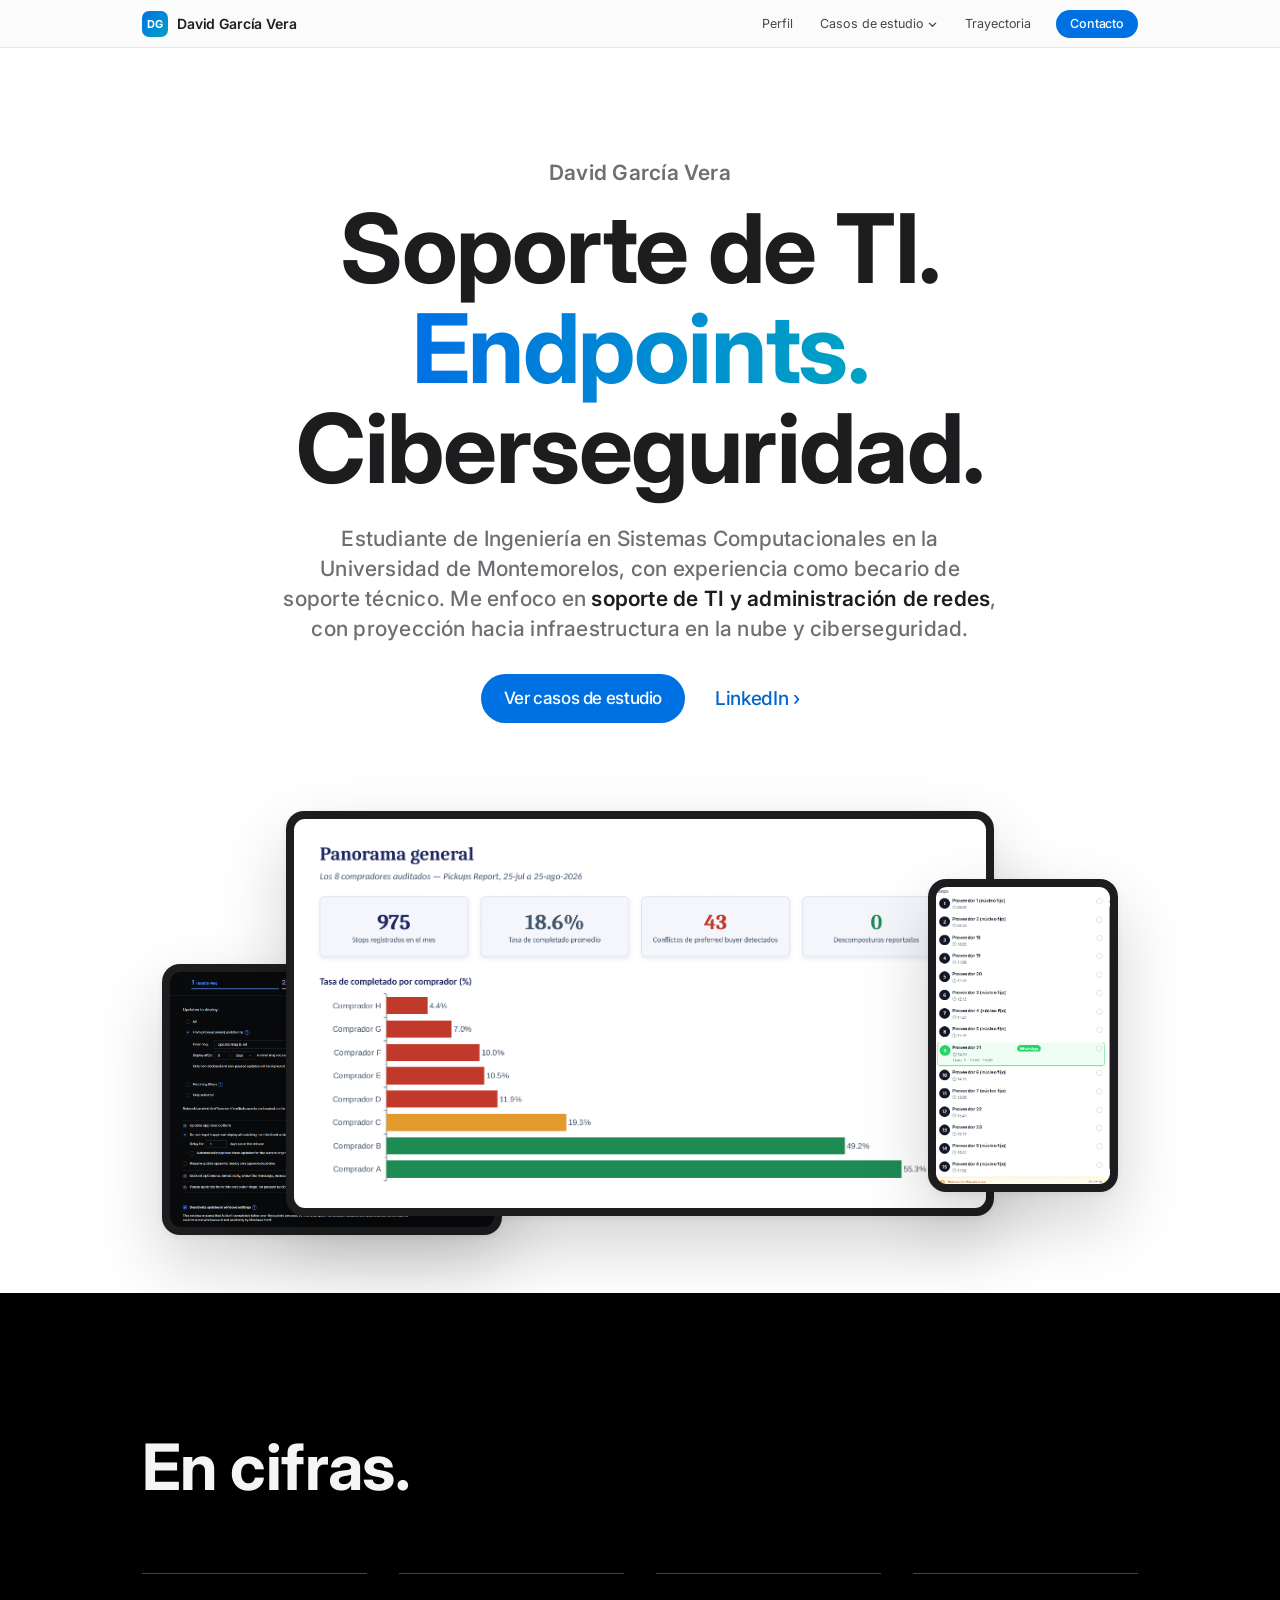
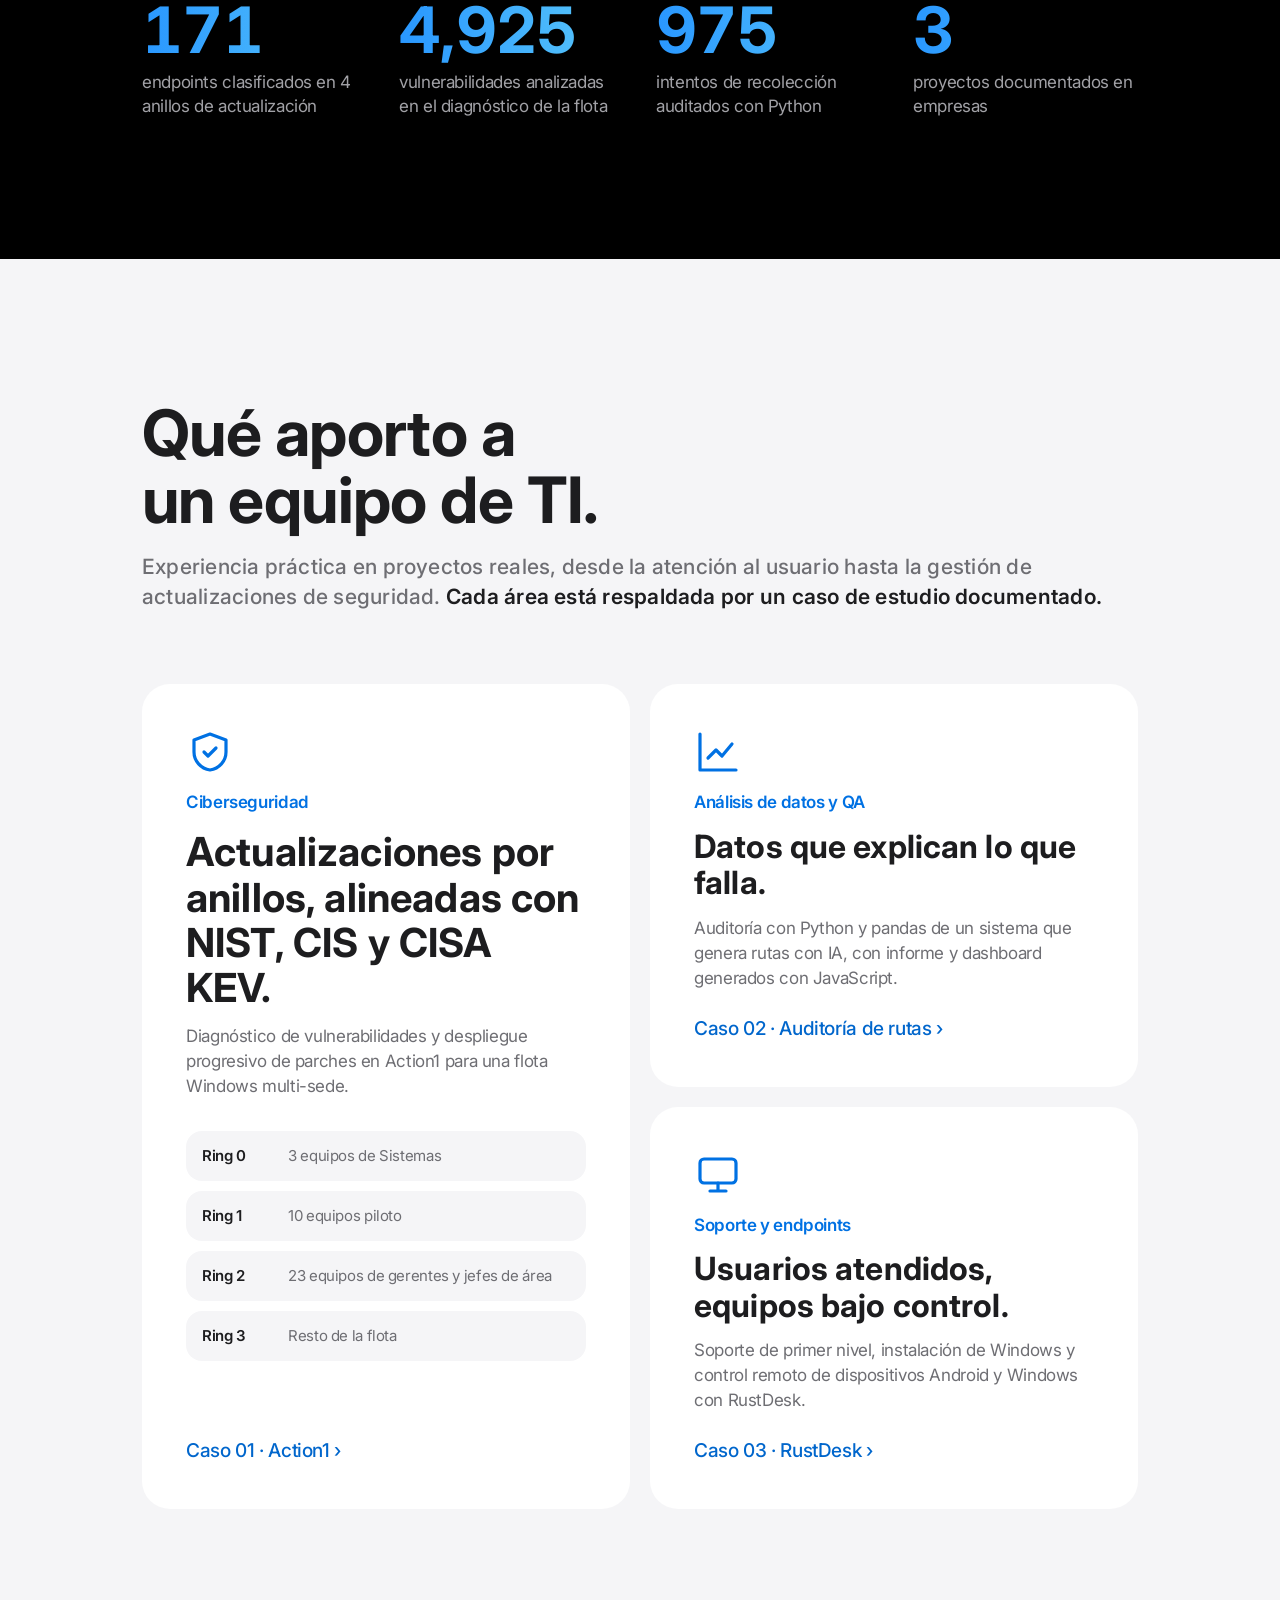
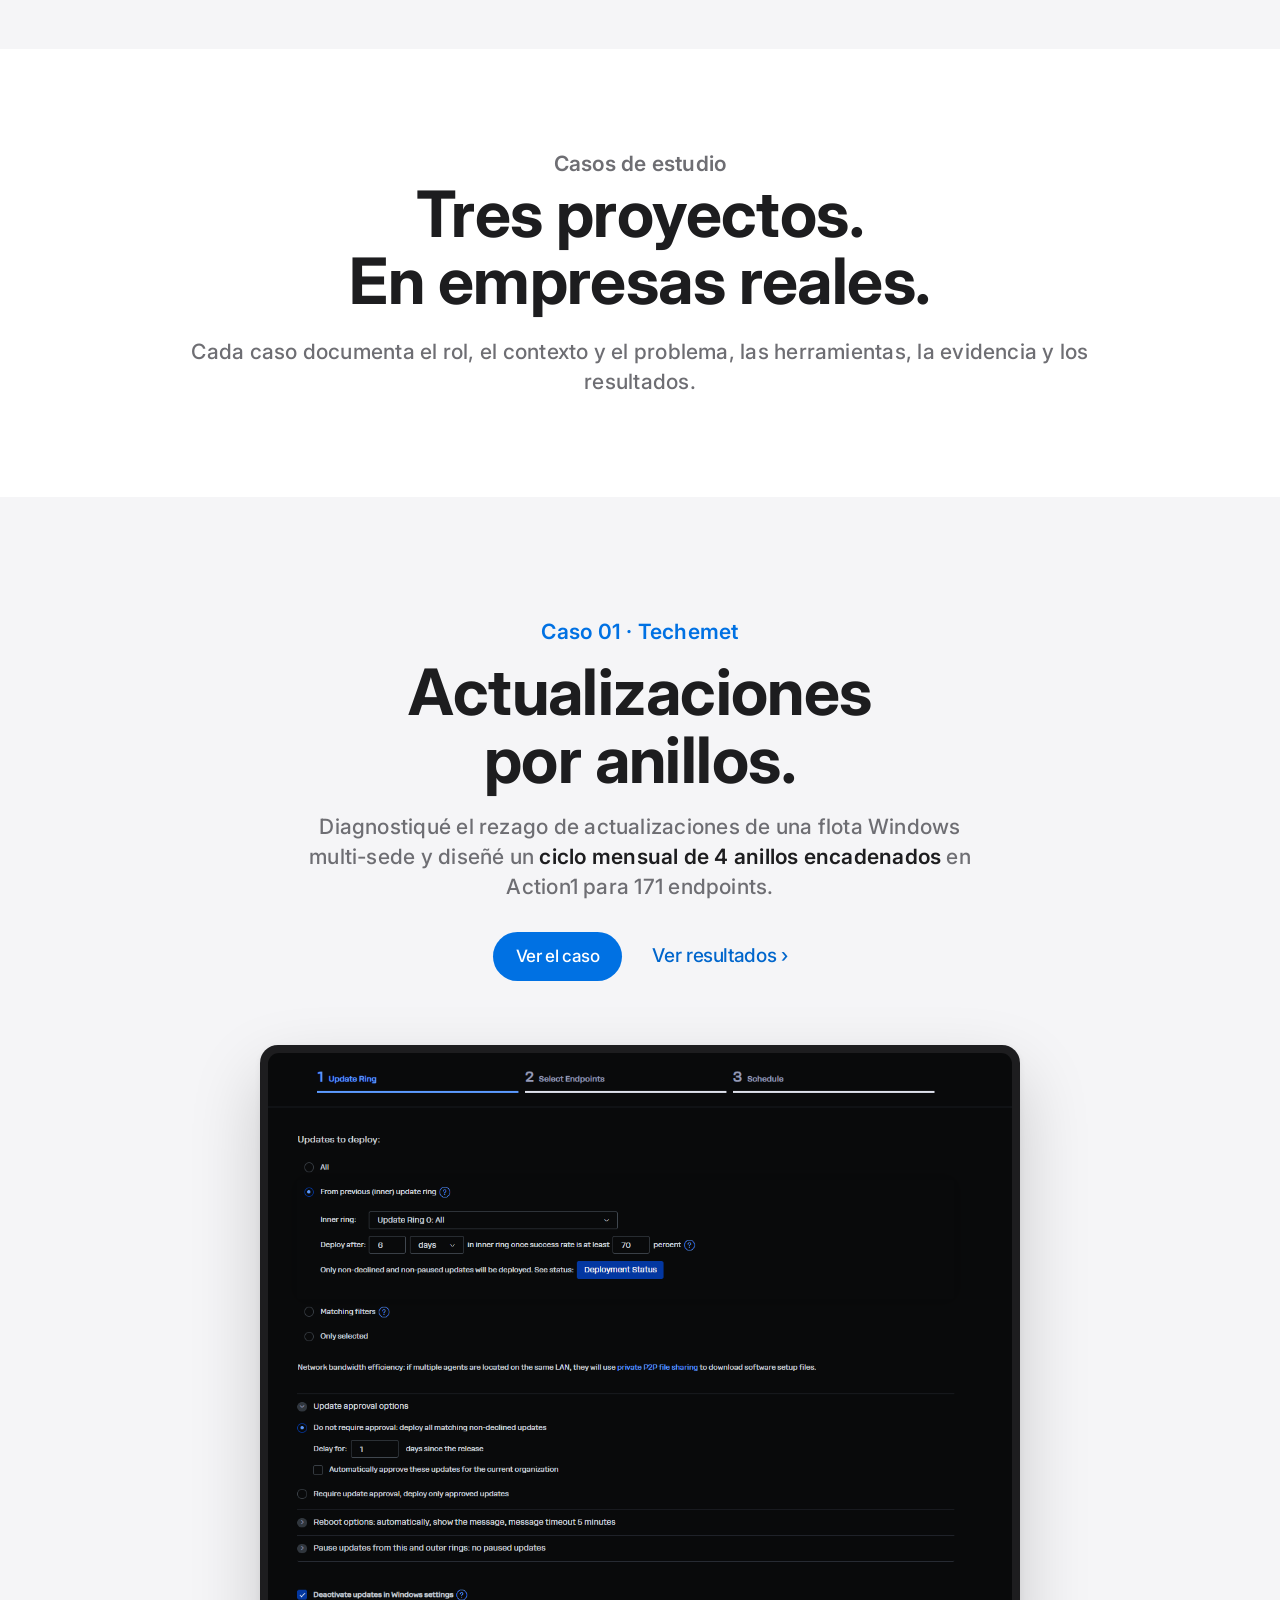
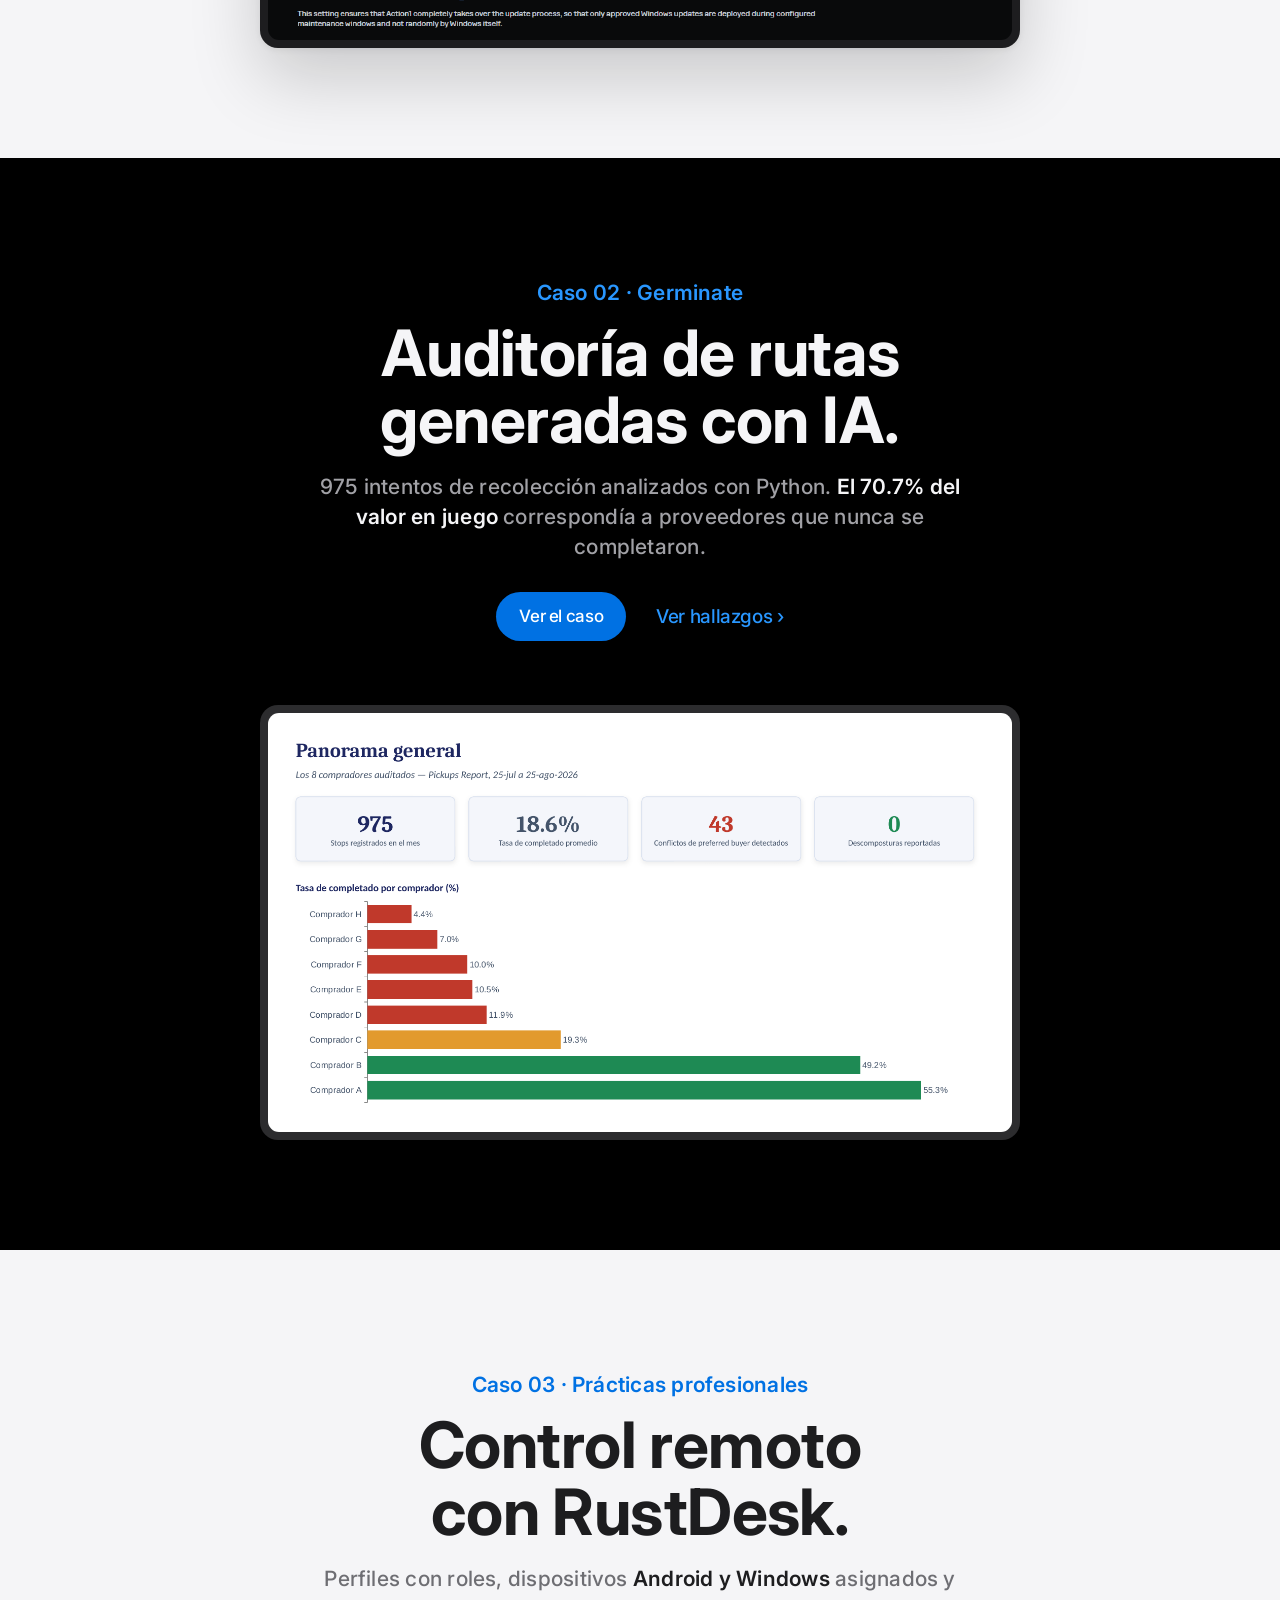
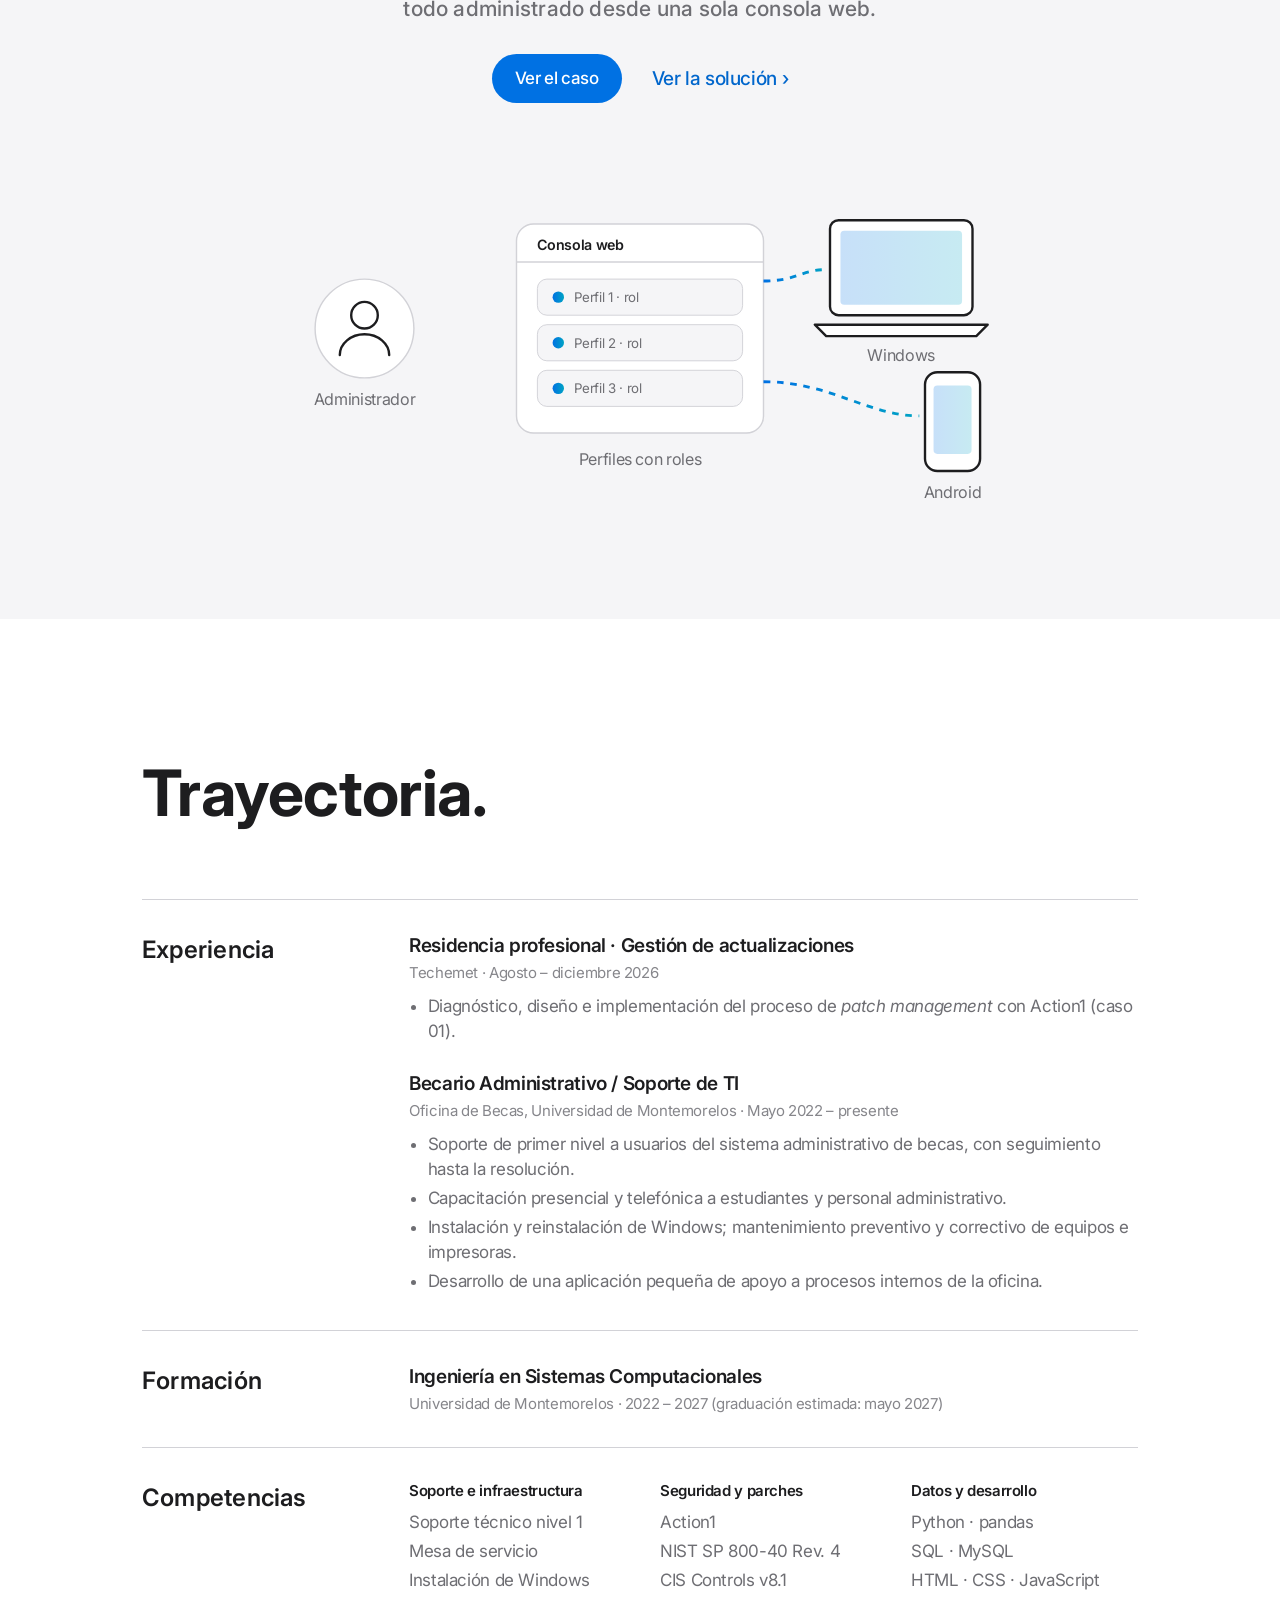
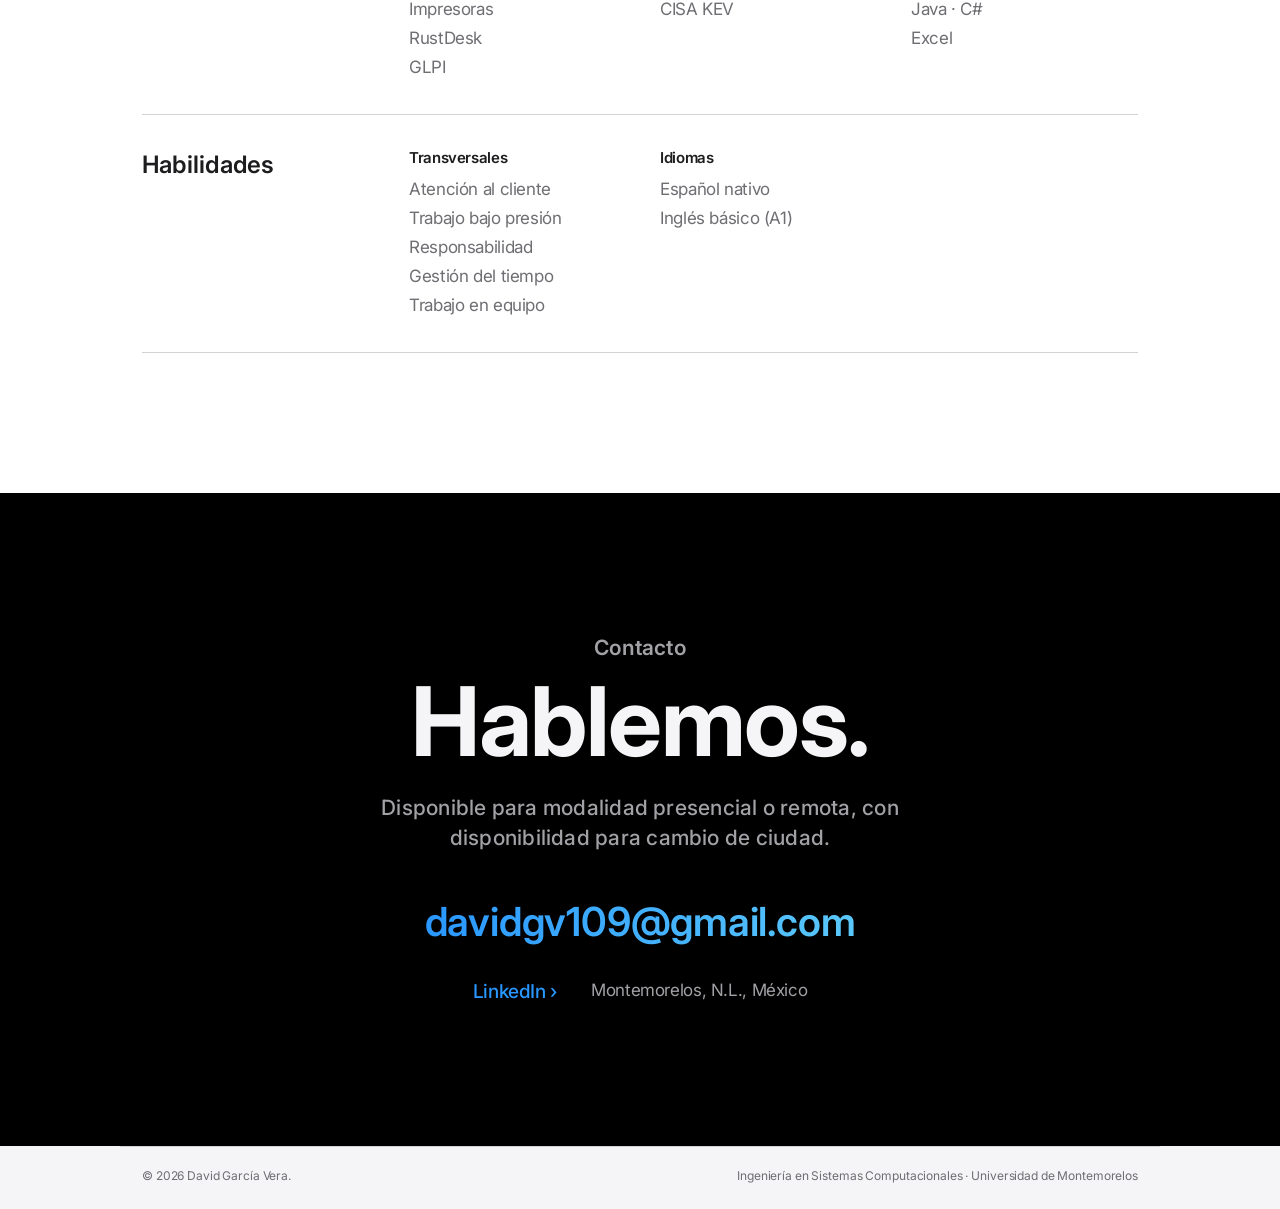
<file: index.html>
<!doctype html>
<html lang="es">
<head>
  <meta charset="utf-8">
  <meta name="viewport" content="width=device-width, initial-scale=1">
  <title>David García Vera · Portafolio profesional</title>
  <meta name="description" content="Portafolio profesional de David García Vera, estudiante de Ingeniería en Sistemas Computacionales (Universidad de Montemorelos). Casos de estudio en gestión de actualizaciones con Action1, auditoría de datos con Python y control remoto de dispositivos con RustDesk.">
  <meta property="og:title" content="David García Vera · Portafolio profesional">
  <meta property="og:description" content="Soporte de TI, administración de endpoints y ciberseguridad. Tres casos de estudio en empresas.">
  <meta property="og:type" content="website">
  <meta name="theme-color" content="#ffffff" media="(prefers-color-scheme: light)">
  <meta name="theme-color" content="#000000" media="(prefers-color-scheme: dark)">
  <link rel="icon" href="favicon.svg" type="image/svg+xml">
  <link rel="preconnect" href="https://fonts.googleapis.com">
  <link rel="preconnect" href="https://fonts.gstatic.com" crossorigin>
  <link rel="stylesheet" href="https://fonts.googleapis.com/css2?family=Inter:wght@400;500;600;700&family=JetBrains+Mono&display=swap">
  <link rel="stylesheet" href="styles.css">
  <script>document.documentElement.classList.add('js');</script>
</head>
<body>
  <a class="skip-link" href="#contenido">Saltar al contenido</a>

  <header class="gnav">
    <div class="gnav-inner">
      <a class="gnav-brand" href="#inicio"><span class="mark" aria-hidden="true">DG</span>David García Vera</a>
      <button class="nav-toggle" aria-expanded="false" aria-controls="nav-menu" aria-label="Abrir menú"><span></span><span></span></button>
      <nav id="nav-menu" class="gnav-links" aria-label="Principal">
        <a href="#propuesta" data-spy-key="propuesta">Perfil</a>
        <div class="menu" data-menu>
          <button class="menu-btn" type="button" aria-expanded="false" aria-controls="menu-casos" data-spy-key="casos">Casos de estudio <svg class="chev" viewBox="0 0 10 10" aria-hidden="true"><path d="M1.5 3.5 5 7l3.5-3.5" fill="none" stroke="currentColor" stroke-width="1.4" stroke-linecap="round" stroke-linejoin="round"/></svg></button>
          <div class="menu-panel" id="menu-casos">
            <a href="proyectos/gestion-actualizaciones-action1.html"><small>Caso 01 · Techemet</small><strong>Actualizaciones por anillos</strong></a>
            <a href="proyectos/auditoria-rutas-ia.html"><small>Caso 02 · Germinate</small><strong>Auditoría de rutas con IA</strong></a>
            <a href="proyectos/rustdesk-control-remoto.html"><small>Caso 03 · Prácticas profesionales</small><strong>Control remoto con RustDesk</strong></a>
            <a class="menu-all" href="#casos">Ver resumen de los casos ›</a>
          </div>
        </div>
        <a href="#trayectoria" data-spy-key="trayectoria">Trayectoria</a>
        <a class="gnav-cta" href="#contacto" data-spy-key="contacto">Contacto</a>
      </nav>
    </div>
  </header>

  <main id="contenido">
    <!-- Portada -->
    <section id="inicio" class="hero theme-light" data-section="none">
      <div class="wrap center">
        <p class="eyebrow reveal">David García Vera</p>
        <h1 class="display reveal">Soporte de TI.<br><span class="grad">Endpoints.</span><br>Ciberseguridad.</h1>
        <p class="copy reveal">Estudiante de Ingeniería en Sistemas Computacionales en la Universidad de Montemorelos, con experiencia como becario de soporte técnico. Me enfoco en <strong>soporte de TI y administración de redes</strong>, con proyección hacia infraestructura en la nube y ciberseguridad.</p>
        <div class="ctas reveal">
          <a class="pill" href="#casos">Ver casos de estudio</a>
          <a class="more" href="https://www.linkedin.com/in/david-garcia-b967921ab" target="_blank" rel="noopener">LinkedIn</a>
        </div>
      </div>

      <div class="stage reveal" aria-hidden="true">
        <figure class="window win-left"><img src="assets/action1/ring1-update-ring.png" width="1123" height="886" alt=""></figure>
        <figure class="window win-main"><img src="assets/rutas/dashboard-panorama.png" width="1467" height="825" alt=""></figure>
        <figure class="window win-right"><img src="assets/rutas/ruta-25-ago-anonimizada.png" width="425" height="725" alt=""></figure>
      </div>
    </section>

    <!-- Cifras -->
    <section class="block theme-dark" aria-labelledby="cifras-titulo" data-section="none">
      <div class="wrap">
        <div class="block-head">
          <h2 id="cifras-titulo" class="headline reveal">En cifras.</h2>
        </div>
        <div class="numbers">
          <div class="number reveal"><p class="number-value grad">171</p><p class="number-caption">endpoints clasificados en 4 anillos de actualización</p></div>
          <div class="number reveal"><p class="number-value grad">4,925</p><p class="number-caption">vulnerabilidades analizadas en el diagnóstico de la flota</p></div>
          <div class="number reveal"><p class="number-value grad">975</p><p class="number-caption">intentos de recolección auditados con Python</p></div>
          <div class="number reveal"><p class="number-value grad">3</p><p class="number-caption">proyectos documentados en empresas</p></div>
        </div>
      </div>
    </section>

    <!-- Propuesta de valor -->
    <section id="propuesta" class="block theme-gray">
      <div class="wrap">
        <div class="block-head">
          <h2 class="headline reveal">Qué aporto a<br>un equipo de TI.</h2>
          <p class="copy reveal">Experiencia práctica en proyectos reales, desde la atención al usuario hasta la gestión de actualizaciones de seguridad. <strong>Cada área está respaldada por un caso de estudio documentado.</strong></p>
        </div>

        <div class="bento">
          <article class="tile tile-tall reveal">
            <span class="tile-icon" aria-hidden="true"><svg viewBox="0 0 24 24" fill="none" stroke="currentColor" stroke-width="1.6" stroke-linecap="round" stroke-linejoin="round"><path d="M12 3l8 3v6c0 4.5-3.4 8.3-8 9-4.6-.7-8-4.5-8-9V6l8-3z"/><path d="M9 12l2 2 4-4"/></svg></span>
            <p class="tile-label">Ciberseguridad</p>
            <h3>Actualizaciones por anillos, alineadas con NIST, CIS y CISA KEV.</h3>
            <p>Diagnóstico de vulnerabilidades y despliegue progresivo de parches en Action1 para una flota Windows multi-sede.</p>
            <ol class="mini-rings" aria-label="Anillos de actualización del caso 01">
              <li><b>Ring 0</b>3 equipos de Sistemas</li>
              <li><b>Ring 1</b>10 equipos piloto</li>
              <li><b>Ring 2</b>23 equipos de gerentes y jefes de área</li>
              <li><b>Ring 3</b>Resto de la flota</li>
            </ol>
            <a class="more" href="proyectos/gestion-actualizaciones-action1.html">Caso 01 · Action1</a>
          </article>
          <article class="tile reveal">
            <span class="tile-icon" aria-hidden="true"><svg viewBox="0 0 24 24" fill="none" stroke="currentColor" stroke-width="1.6" stroke-linecap="round" stroke-linejoin="round"><path d="M3 3v18h18"/><path d="M7 15l4-4 3 3 5-6"/></svg></span>
            <p class="tile-label">Análisis de datos y QA</p>
            <h3>Datos que explican lo que falla.</h3>
            <p>Auditoría con Python y pandas de un sistema que genera rutas con IA, con informe y dashboard generados con JavaScript.</p>
            <a class="more" href="proyectos/auditoria-rutas-ia.html">Caso 02 · Auditoría de rutas</a>
          </article>
          <article class="tile reveal">
            <span class="tile-icon" aria-hidden="true"><svg viewBox="0 0 24 24" fill="none" stroke="currentColor" stroke-width="1.6" stroke-linecap="round" stroke-linejoin="round"><rect x="3" y="4" width="18" height="12" rx="2"/><path d="M8 20h8M12 16v4"/></svg></span>
            <p class="tile-label">Soporte y endpoints</p>
            <h3>Usuarios atendidos, equipos bajo control.</h3>
            <p>Soporte de primer nivel, instalación de Windows y control remoto de dispositivos Android y Windows con RustDesk.</p>
            <a class="more" href="proyectos/rustdesk-control-remoto.html">Caso 03 · RustDesk</a>
          </article>
        </div>
      </div>
    </section>

    <!-- Casos de estudio -->
    <section id="casos" class="block-tight theme-light" data-section="casos">
      <div class="wrap center">
        <p class="eyebrow reveal">Casos de estudio</p>
        <h2 class="headline reveal">Tres proyectos.<br>En empresas reales.</h2>
        <p class="copy reveal">Cada caso documenta el rol, el contexto y el problema, las herramientas, la evidencia y los resultados.</p>
      </div>
    </section>

    <section class="promo theme-gray" aria-labelledby="caso01" data-section="casos">
      <div class="wrap center">
        <p class="eyebrow eyebrow-accent reveal">Caso 01 · Techemet</p>
        <h3 id="caso01" class="headline reveal">Actualizaciones<br>por anillos.</h3>
        <p class="copy reveal">Diagnostiqué el rezago de actualizaciones de una flota Windows multi-sede y diseñé un <strong>ciclo mensual de 4 anillos encadenados</strong> en Action1 para 171 endpoints.</p>
        <div class="ctas reveal">
          <a class="pill" href="proyectos/gestion-actualizaciones-action1.html">Ver el caso</a>
          <a class="more" href="proyectos/gestion-actualizaciones-action1.html#resultados">Ver resultados</a>
        </div>
      </div>
      <div class="promo-visual reveal">
        <figure class="window"><img src="assets/action1/ring1-update-ring.png" width="1123" height="886" loading="lazy" alt="Configuración de un anillo de actualización en Action1"></figure>
      </div>
    </section>

    <section class="promo theme-dark" aria-labelledby="caso02" data-section="casos">
      <div class="wrap center">
        <p class="eyebrow eyebrow-accent reveal">Caso 02 · Germinate</p>
        <h3 id="caso02" class="headline reveal">Auditoría de rutas<br>generadas con IA.</h3>
        <p class="copy reveal">975 intentos de recolección analizados con Python. <strong>El 70.7% del valor en juego</strong> correspondía a proveedores que nunca se completaron.</p>
        <div class="ctas reveal">
          <a class="pill" href="proyectos/auditoria-rutas-ia.html">Ver el caso</a>
          <a class="more" href="proyectos/auditoria-rutas-ia.html#resultados">Ver hallazgos</a>
        </div>
      </div>
      <div class="promo-visual reveal">
        <figure class="window"><img src="assets/rutas/dashboard-panorama.png" width="1467" height="825" loading="lazy" alt="Diapositiva del dashboard de la auditoría con la tasa de completado por comprador"></figure>
      </div>
    </section>

    <section class="promo theme-gray" aria-labelledby="caso03" data-section="casos">
      <div class="wrap center">
        <p class="eyebrow eyebrow-accent reveal">Caso 03 · Prácticas profesionales</p>
        <h3 id="caso03" class="headline reveal">Control remoto<br>con RustDesk.</h3>
        <p class="copy reveal">Perfiles con roles, dispositivos <strong>Android y Windows</strong> asignados y todo administrado desde una sola consola web.</p>
        <div class="ctas reveal">
          <a class="pill" href="proyectos/rustdesk-control-remoto.html">Ver el caso</a>
          <a class="more" href="proyectos/rustdesk-control-remoto.html#solucion">Ver la solución</a>
        </div>
      </div>
      <div class="promo-visual reveal">
        <div class="illustration">
          <svg viewBox="0 0 800 360" role="img" aria-label="Ilustración: un administrador gestiona perfiles en la consola web de RustDesk, conectada a equipos Windows y dispositivos Android">
            <defs><linearGradient id="g-home" x1="0" x2="1"><stop offset="0" stop-color="#0071e3"/><stop offset="1" stop-color="#00a3c4"/></linearGradient></defs>
            <circle cx="110" cy="170" r="52" style="fill:var(--tile);stroke:var(--line)" stroke-width="1.5"/>
            <circle cx="110" cy="156" r="14" fill="none" stroke="currentColor" stroke-width="2.5"/>
            <path d="M84 198a26 22 0 0 1 52 0" fill="none" stroke="currentColor" stroke-width="2.5" stroke-linecap="round"/>
            <text x="110" y="250" text-anchor="middle" font-size="17" style="fill:var(--fg-2)">Administrador</text>
            <path d="M166 170H262" stroke="url(#g-home)" stroke-width="3" stroke-dasharray="7 7" fill="none"/>
            <rect x="270" y="60" width="260" height="220" rx="18" style="fill:var(--tile);stroke:var(--line)" stroke-width="1.5"/>
            <path d="M270 100H530" style="stroke:var(--line)" stroke-width="1.5"/>
            <text x="292" y="87" font-size="15" font-weight="600" fill="currentColor">Consola web</text>
            <g font-size="14" style="fill:var(--fg-2)">
              <rect x="292" y="118" width="216" height="38" rx="10" style="fill:var(--bg);stroke:var(--line)"/><circle cx="314" cy="137" r="6" fill="url(#g-home)"/><text x="330" y="142">Perfil 1 · rol</text>
              <rect x="292" y="166" width="216" height="38" rx="10" style="fill:var(--bg);stroke:var(--line)"/><circle cx="314" cy="185" r="6" fill="url(#g-home)"/><text x="330" y="190">Perfil 2 · rol</text>
              <rect x="292" y="214" width="216" height="38" rx="10" style="fill:var(--bg);stroke:var(--line)"/><circle cx="314" cy="233" r="6" fill="url(#g-home)"/><text x="330" y="238">Perfil 3 · rol</text>
            </g>
            <text x="400" y="314" text-anchor="middle" font-size="17" style="fill:var(--fg-2)">Perfiles con roles</text>
            <path d="M530 120C565 120 570 108 596 108" stroke="url(#g-home)" stroke-width="3" stroke-dasharray="7 7" fill="none"/>
            <path d="M530 226C600 226 640 262 694 262" stroke="url(#g-home)" stroke-width="3" stroke-dasharray="7 7" fill="none"/>
            <rect x="600" y="56" width="150" height="100" rx="9" style="fill:var(--tile)" stroke="currentColor" stroke-width="2.5"/>
            <rect x="611" y="67" width="128" height="78" rx="4" fill="url(#g-home)" opacity=".22"/>
            <path d="M584 166h182l-12 12H596z" style="fill:var(--tile)" stroke="currentColor" stroke-width="2.5" stroke-linejoin="round"/>
            <text x="675" y="204" text-anchor="middle" font-size="17" style="fill:var(--fg-2)">Windows</text>
            <rect x="700" y="216" width="58" height="104" rx="13" style="fill:var(--tile)" stroke="currentColor" stroke-width="2.5"/>
            <rect x="709" y="230" width="40" height="72" rx="4" fill="url(#g-home)" opacity=".22"/>
            <text x="729" y="348" text-anchor="middle" font-size="17" style="fill:var(--fg-2)">Android</text>
          </svg>
        </div>
      </div>
    </section>

    <!-- Trayectoria -->
    <section id="trayectoria" class="block theme-light">
      <div class="wrap">
        <div class="block-head">
          <h2 class="headline reveal">Trayectoria.</h2>
        </div>

        <div class="specs reveal">
          <div class="spec-row">
            <h3>Experiencia</h3>
            <div>
              <div class="spec-item">
                <h4>Residencia profesional · Gestión de actualizaciones</h4>
                <p class="meta">Techemet · Agosto – diciembre 2026</p>
                <ul><li>Diagnóstico, diseño e implementación del proceso de <em>patch management</em> con Action1 (caso 01).</li></ul>
              </div>
              <div class="spec-item">
                <h4>Becario Administrativo / Soporte de TI</h4>
                <p class="meta">Oficina de Becas, Universidad de Montemorelos · Mayo 2022 – presente</p>
                <ul>
                  <li>Soporte de primer nivel a usuarios del sistema administrativo de becas, con seguimiento hasta la resolución.</li>
                  <li>Capacitación presencial y telefónica a estudiantes y personal administrativo.</li>
                  <li>Instalación y reinstalación de Windows; mantenimiento preventivo y correctivo de equipos e impresoras.</li>
                  <li>Desarrollo de una aplicación pequeña de apoyo a procesos internos de la oficina.</li>
                </ul>
              </div>
            </div>
          </div>

          <div class="spec-row">
            <h3>Formación</h3>
            <div class="spec-item">
              <h4>Ingeniería en Sistemas Computacionales</h4>
              <p class="meta">Universidad de Montemorelos · 2022 – 2027 (graduación estimada: mayo 2027)</p>
            </div>
          </div>

          <div class="spec-row">
            <h3>Competencias</h3>
            <div class="spec-cols">
              <div>
                <h4>Soporte e infraestructura</h4>
                <ul><li>Soporte técnico nivel 1</li><li>Mesa de servicio</li><li>Instalación de Windows</li><li>Impresoras</li><li>RustDesk</li><li>GLPI</li></ul>
              </div>
              <div>
                <h4>Seguridad y parches</h4>
                <ul><li>Action1</li><li>NIST SP 800-40 Rev. 4</li><li>CIS Controls v8.1</li><li>CISA KEV</li></ul>
              </div>
              <div>
                <h4>Datos y desarrollo</h4>
                <ul><li>Python · pandas</li><li>SQL · MySQL</li><li>HTML · CSS · JavaScript</li><li>Java · C#</li><li>Excel</li></ul>
              </div>
            </div>
          </div>

          <div class="spec-row">
            <h3>Habilidades</h3>
            <div class="spec-cols">
              <div>
                <h4>Transversales</h4>
                <ul><li>Atención al cliente</li><li>Trabajo bajo presión</li><li>Responsabilidad</li><li>Gestión del tiempo</li><li>Trabajo en equipo</li></ul>
              </div>
              <div>
                <h4>Idiomas</h4>
                <ul><li>Español nativo</li><li>Inglés básico (A1)</li></ul>
              </div>
            </div>
          </div>
        </div>
      </div>
    </section>

    <!-- Contacto -->
    <section id="contacto" class="block theme-dark contact">
      <div class="wrap center">
        <p class="eyebrow reveal">Contacto</p>
        <h2 class="display reveal">Hablemos.</h2>
        <p class="copy reveal">Disponible para modalidad presencial o remota, con disponibilidad para cambio de ciudad.</p>
        <a class="contact-mail grad reveal" href="mailto:davidgv109@gmail.com">davidgv109@gmail.com</a>
        <div class="contact-meta reveal">
          <a class="more" href="https://www.linkedin.com/in/david-garcia-b967921ab" target="_blank" rel="noopener">LinkedIn</a>
          <span>Montemorelos, N.L., México</span>
        </div>
      </div>
    </section>
  </main>

  <footer class="footer">
    <div class="footer-inner">
      <p>© 2026 David García Vera.</p>
      <p>Ingeniería en Sistemas Computacionales · Universidad de Montemorelos</p>
    </div>
  </footer>

  <script src="script.js"></script>
</body>
</html>
</file>
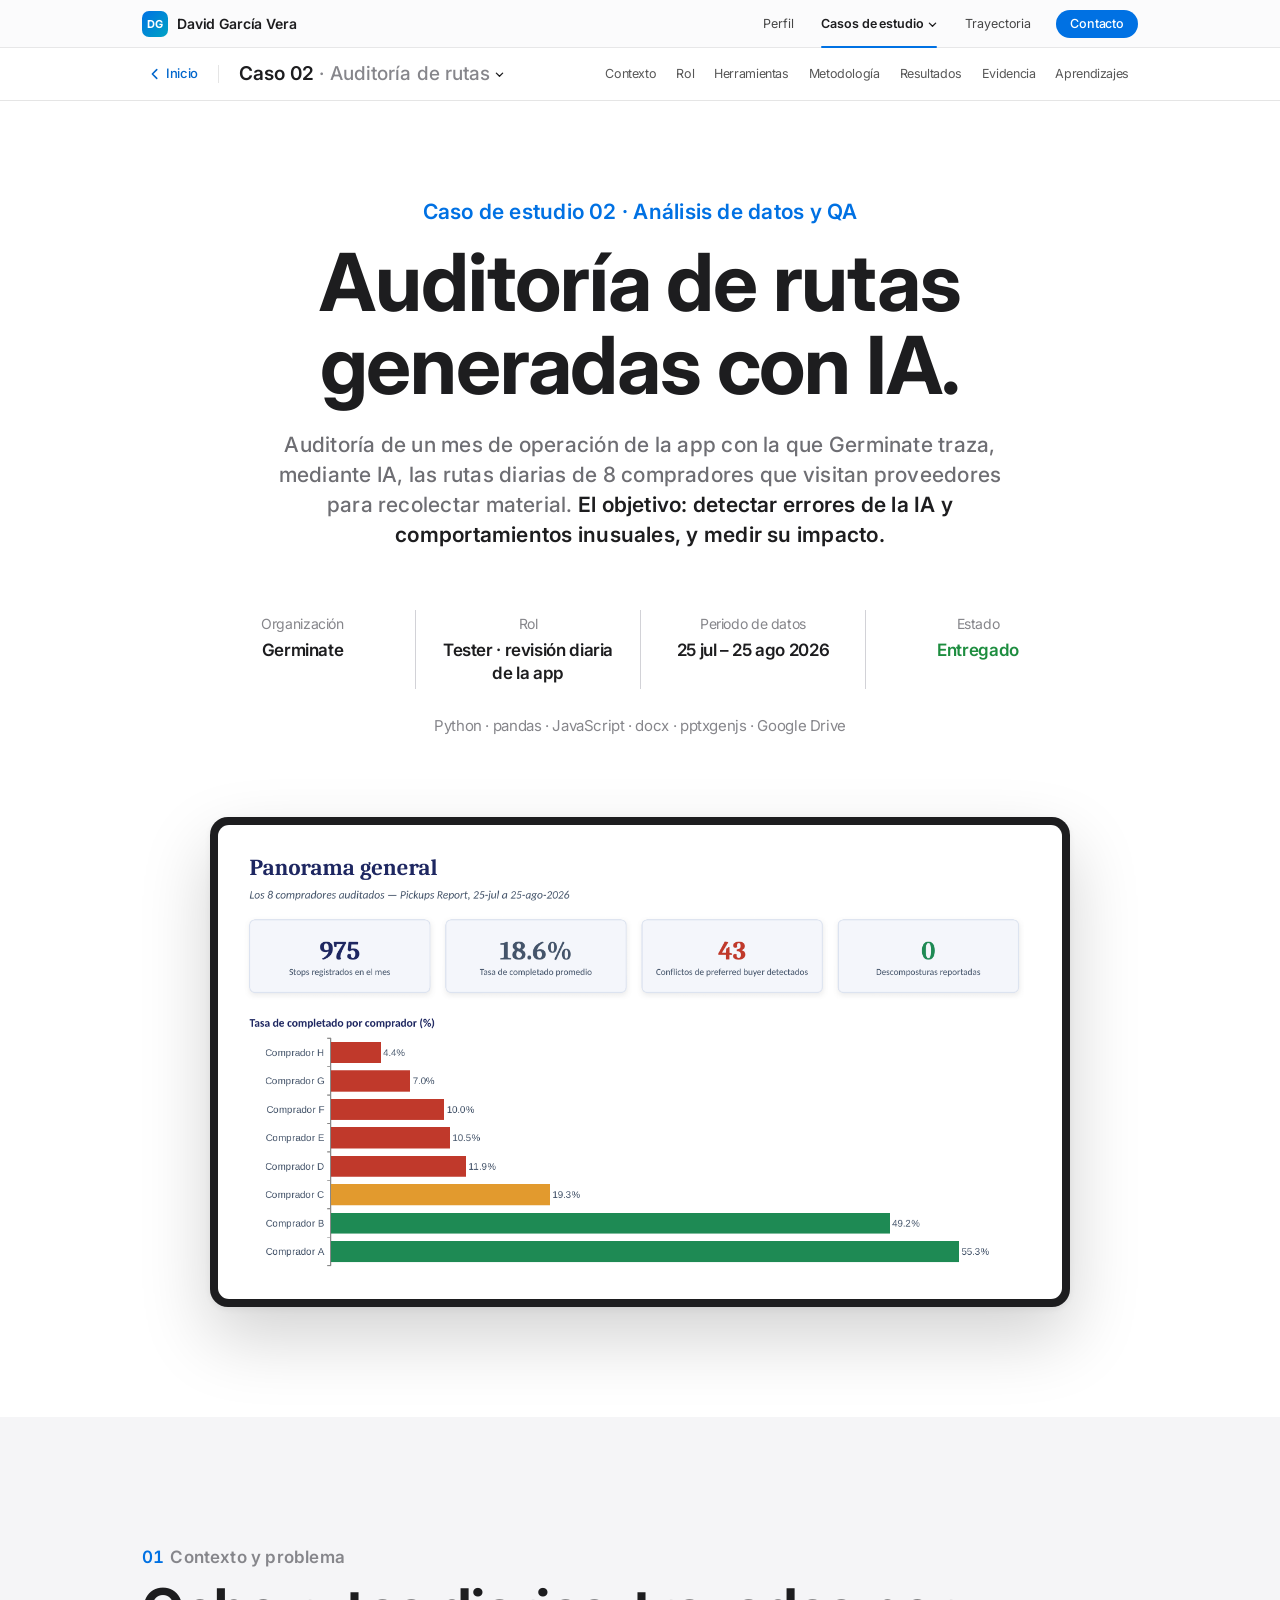
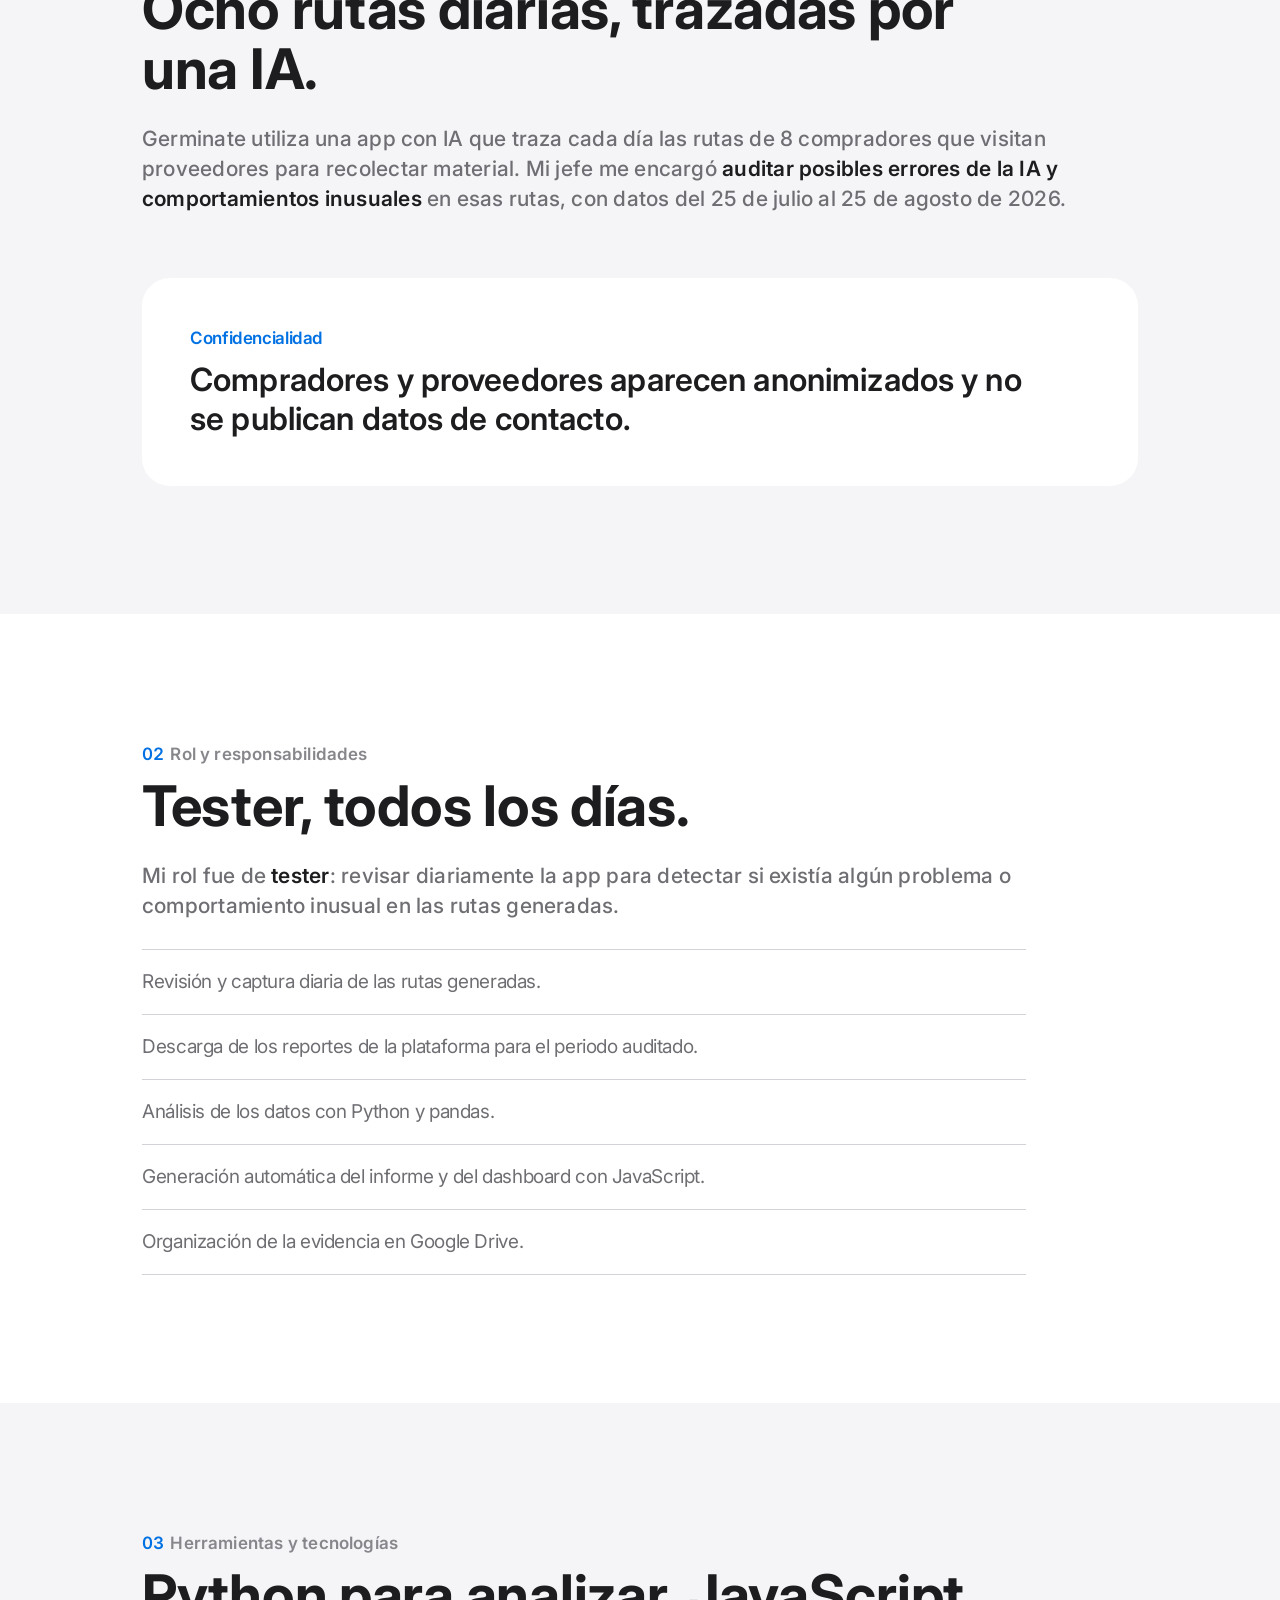
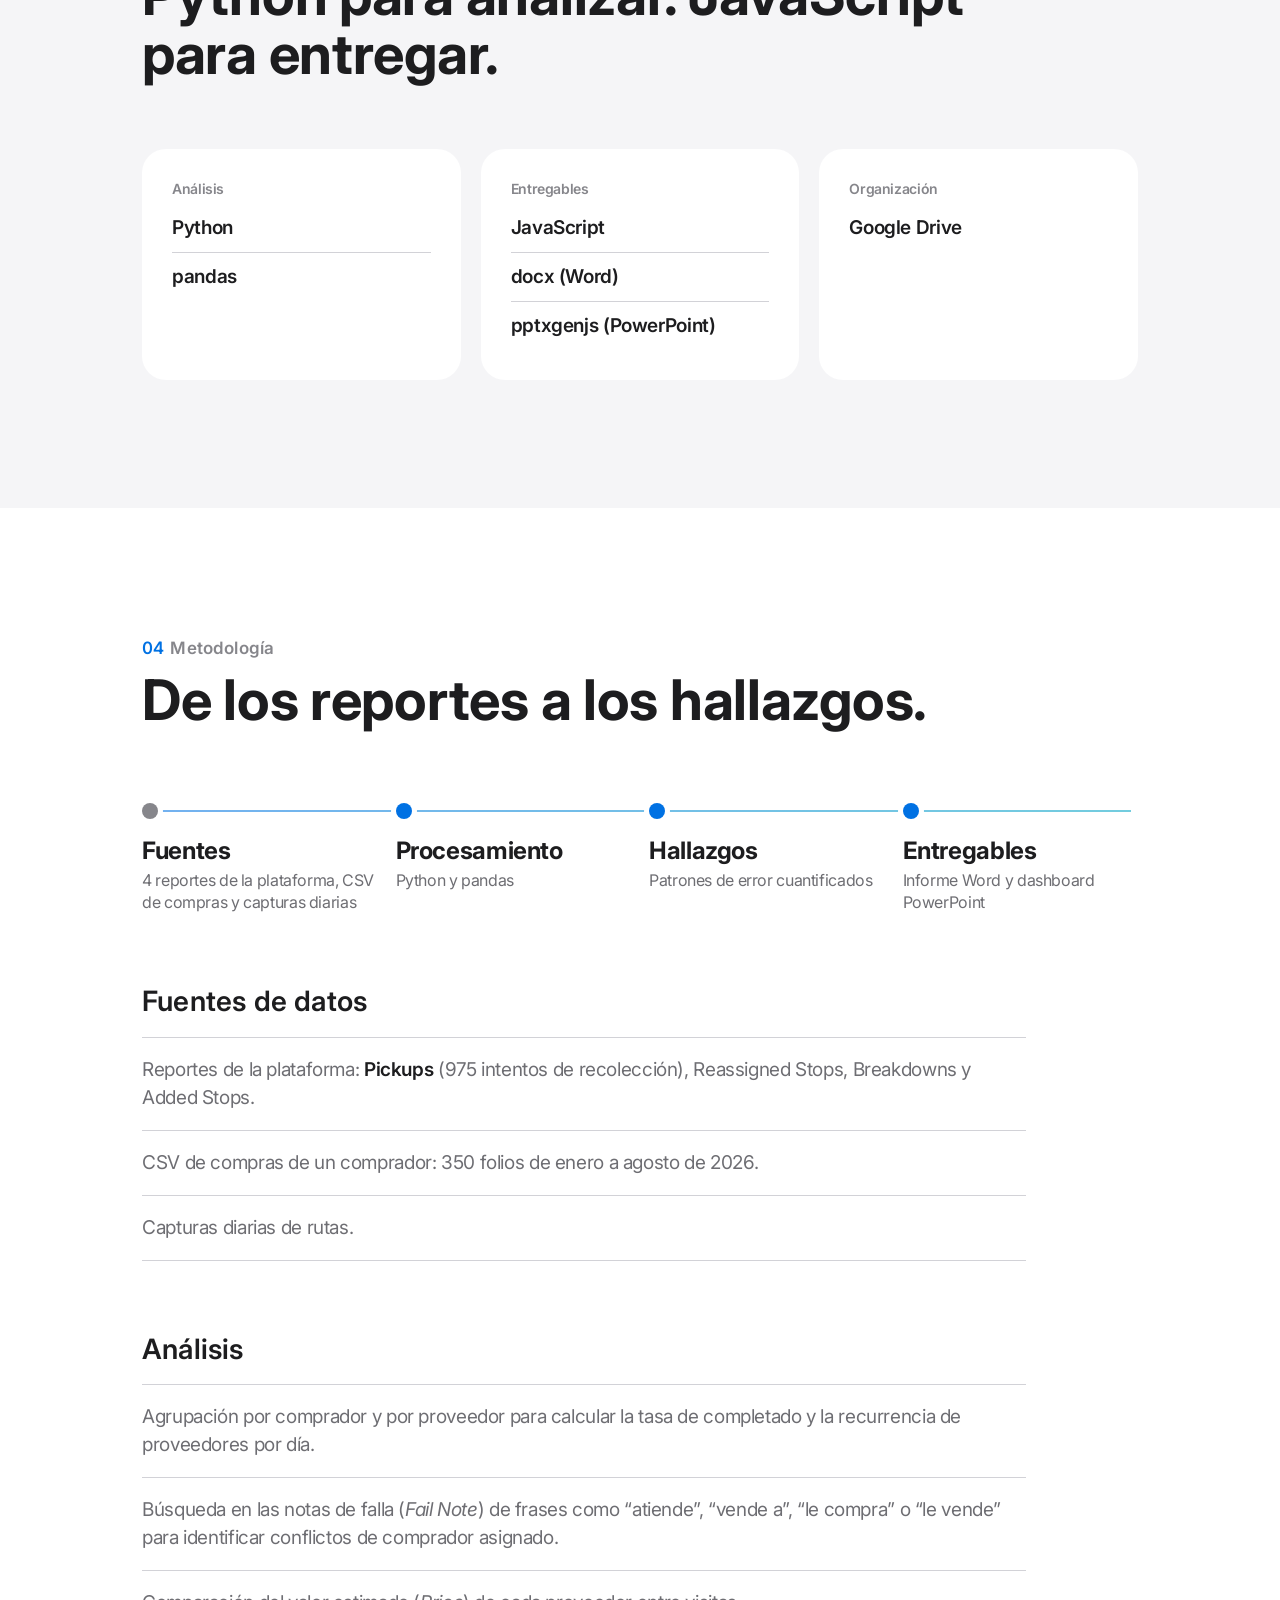
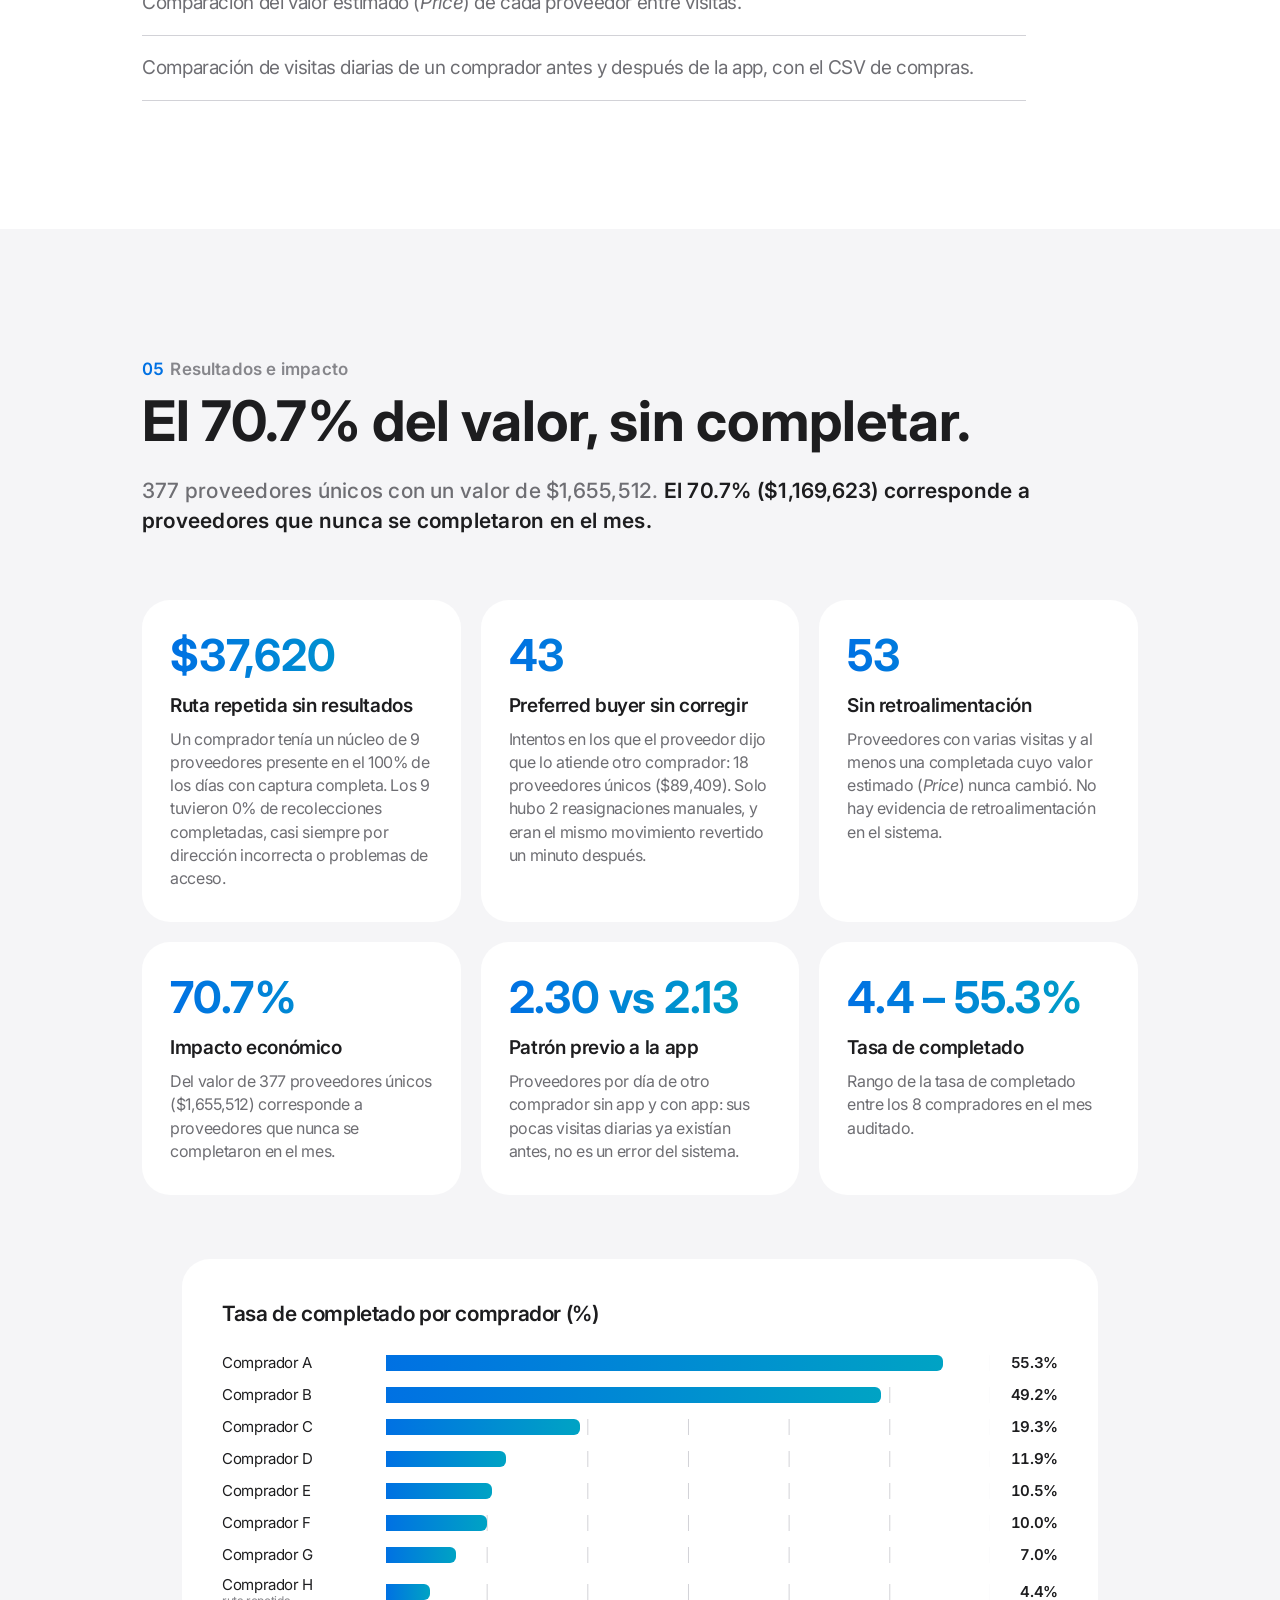
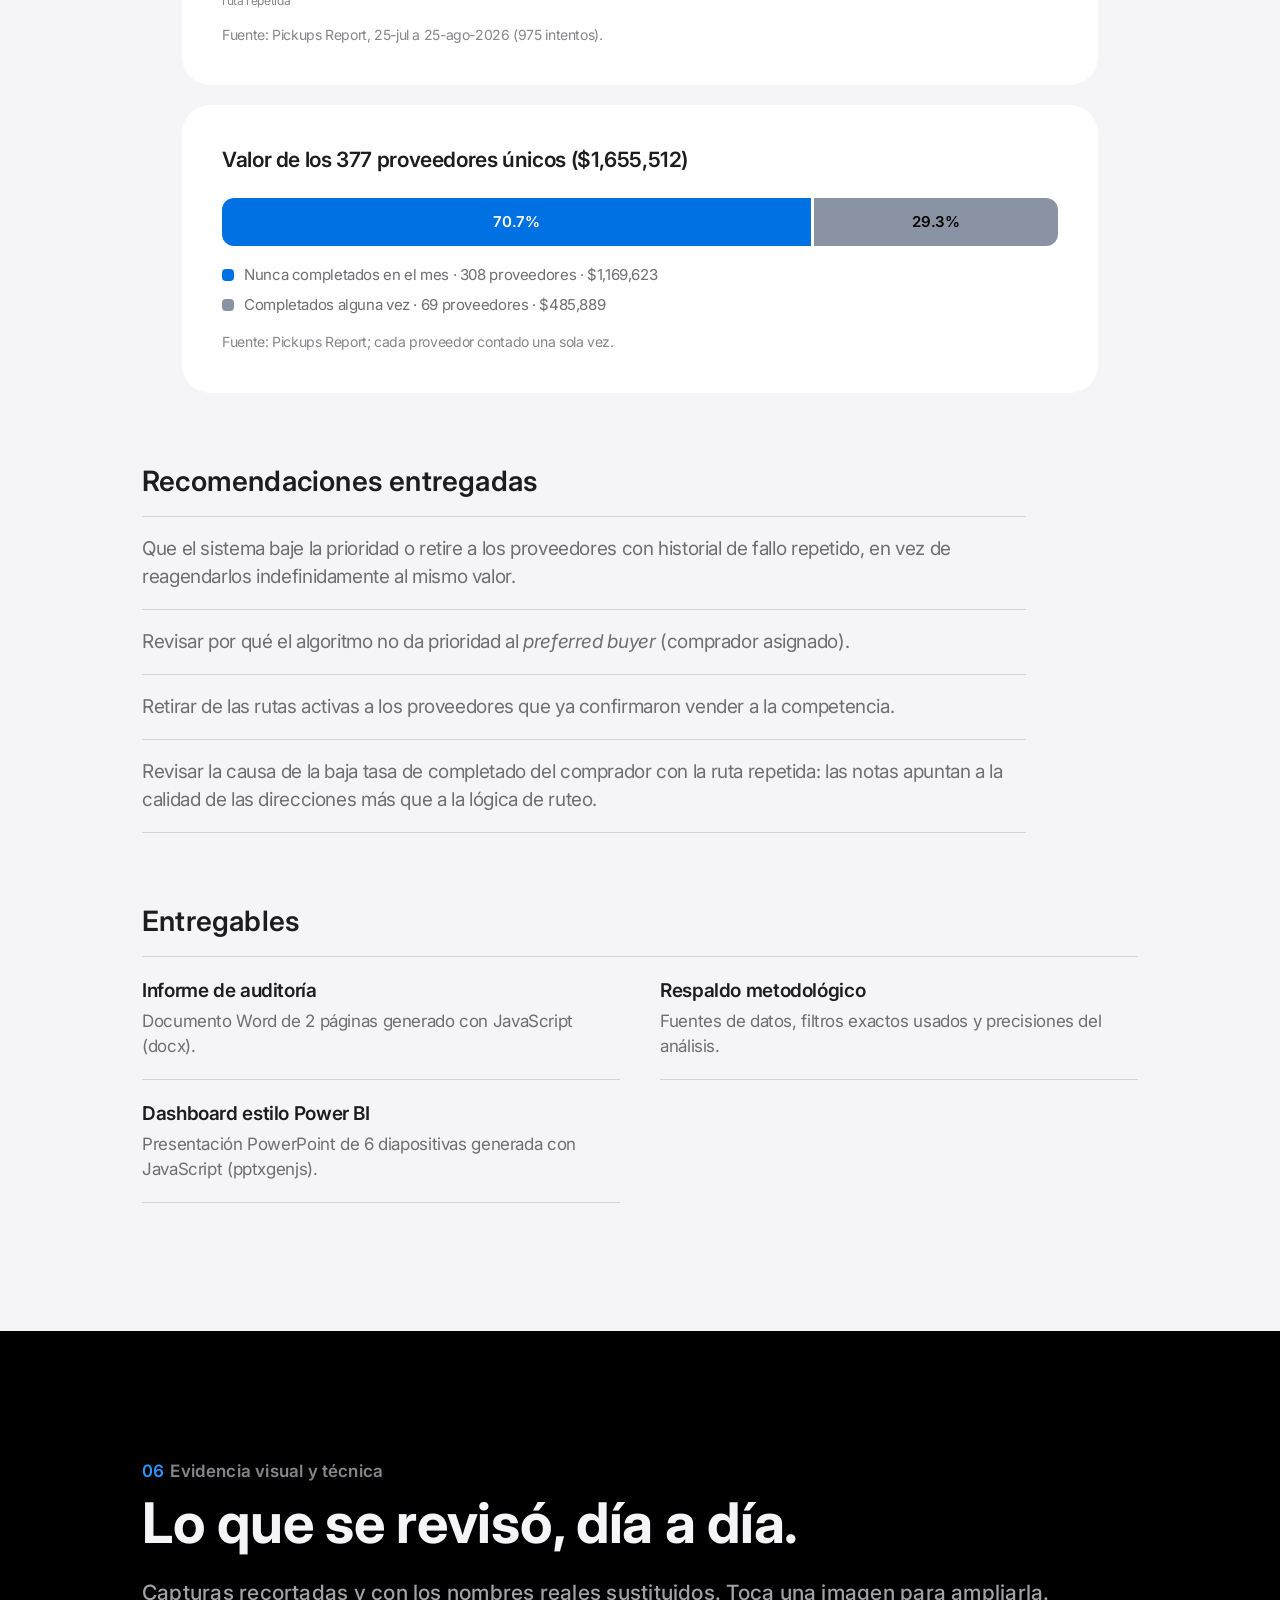
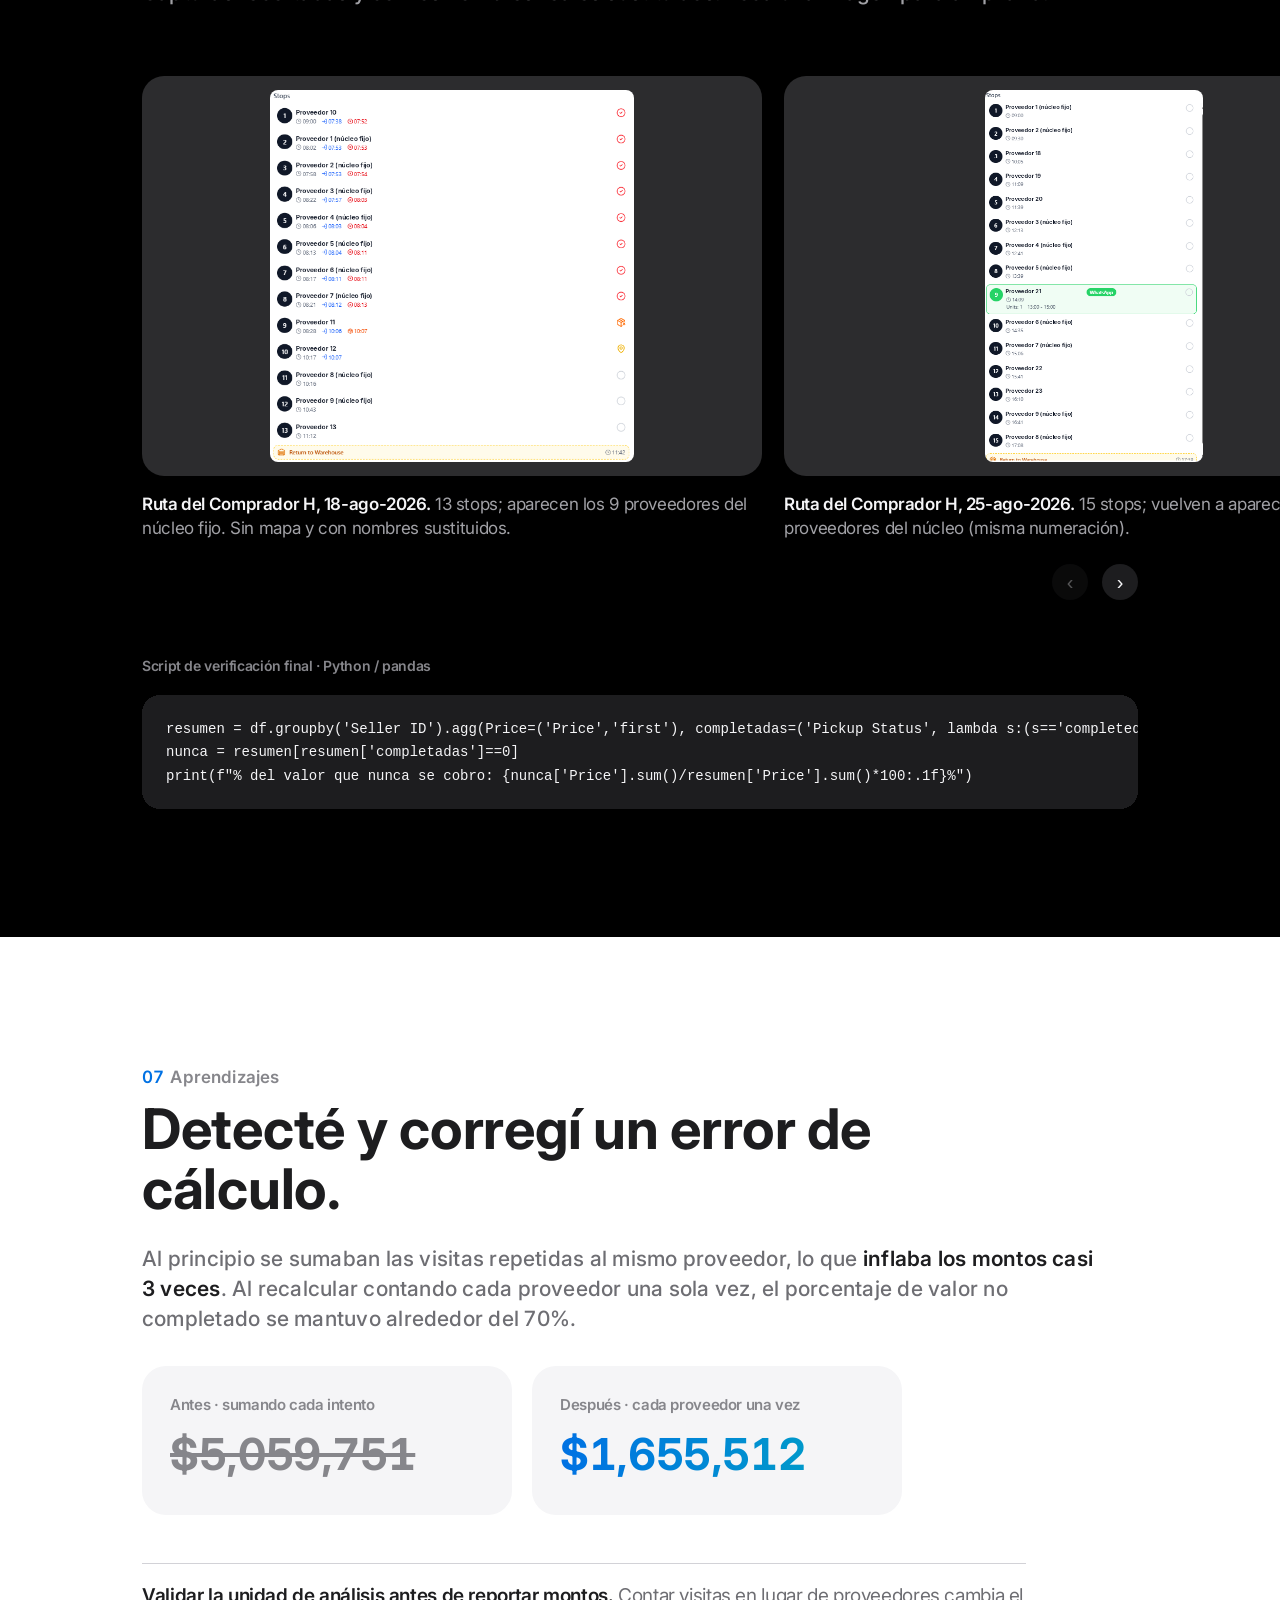
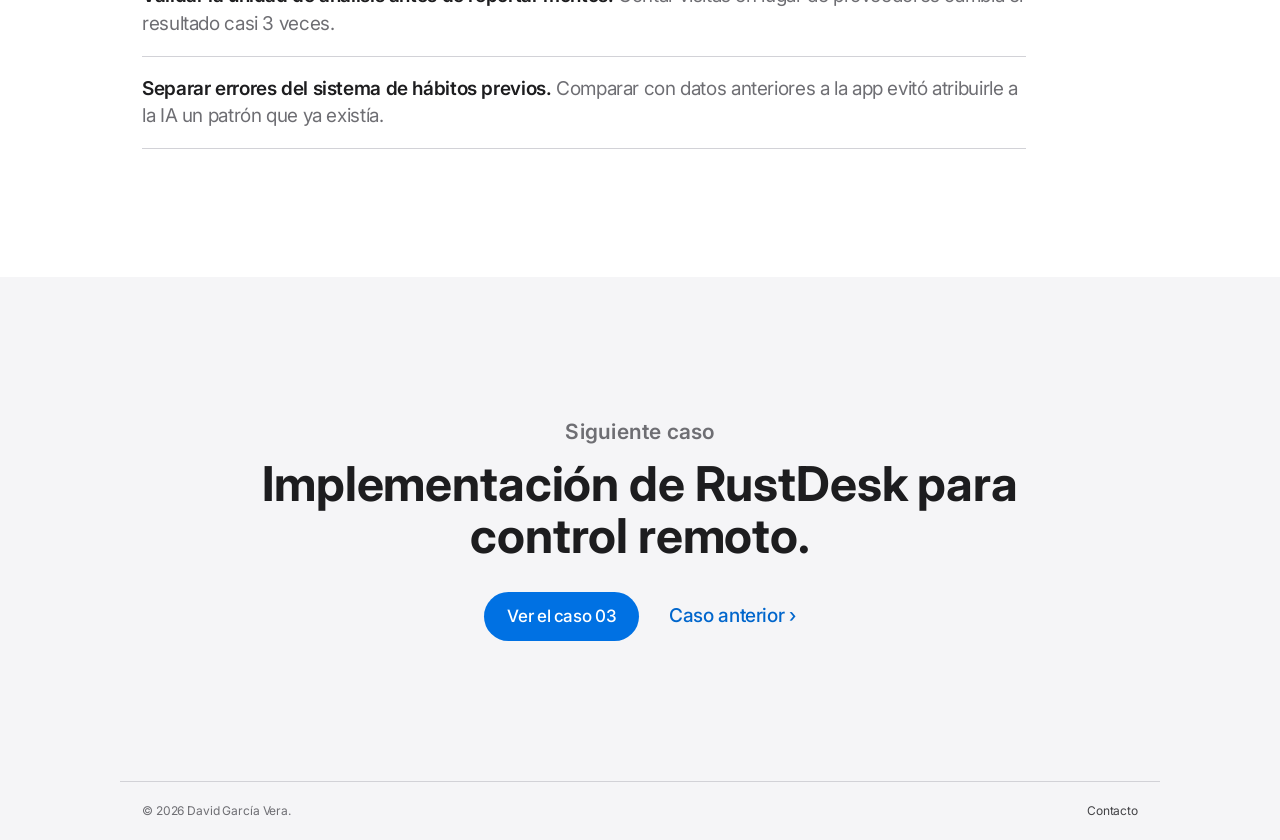
<file: proyectos/auditoria-rutas-ia.html>
<!doctype html>
<html lang="es">
<head>
  <meta charset="utf-8">
  <meta name="viewport" content="width=device-width, initial-scale=1">
  <title>Auditoría de una app de rutas con IA · David García Vera</title>
  <meta name="description" content="Caso de estudio: auditoría con Python y pandas de un mes de rutas generadas con IA para 8 compradores de Germinate, con hallazgos cuantificados, informe y dashboard.">
  <meta name="theme-color" content="#ffffff" media="(prefers-color-scheme: light)">
  <meta name="theme-color" content="#000000" media="(prefers-color-scheme: dark)">
  <link rel="icon" href="../favicon.svg" type="image/svg+xml">
  <link rel="preconnect" href="https://fonts.googleapis.com">
  <link rel="preconnect" href="https://fonts.gstatic.com" crossorigin>
  <link rel="stylesheet" href="https://fonts.googleapis.com/css2?family=Inter:wght@400;500;600;700&family=JetBrains+Mono&display=swap">
  <link rel="stylesheet" href="../styles.css">
  <script>document.documentElement.classList.add('js');</script>
</head>
<body>
  <a class="skip-link" href="#contenido">Saltar al contenido</a>

  <header class="gnav gnav-static">
    <div class="gnav-inner">
      <a class="gnav-brand" href="../index.html"><span class="mark" aria-hidden="true">DG</span>David García Vera</a>
      <button class="nav-toggle" aria-expanded="false" aria-controls="nav-menu" aria-label="Abrir menú"><span></span><span></span></button>
      <nav id="nav-menu" class="gnav-links" aria-label="Principal">
        <a href="../index.html#propuesta">Perfil</a>
        <div class="menu" data-menu>
          <button class="menu-btn active" type="button" aria-expanded="false" aria-controls="menu-casos">Casos de estudio <svg class="chev" viewBox="0 0 10 10" aria-hidden="true"><path d="M1.5 3.5 5 7l3.5-3.5" fill="none" stroke="currentColor" stroke-width="1.4" stroke-linecap="round" stroke-linejoin="round"/></svg></button>
          <div class="menu-panel" id="menu-casos">
            <a href="gestion-actualizaciones-action1.html"><small>Caso 01 · Techemet</small><strong>Actualizaciones por anillos</strong></a>
            <a href="auditoria-rutas-ia.html" aria-current="page"><small>Caso 02 · Germinate</small><strong>Auditoría de rutas con IA</strong></a>
            <a href="rustdesk-control-remoto.html"><small>Caso 03 · Prácticas profesionales</small><strong>Control remoto con RustDesk</strong></a>
            <a class="menu-all" href="../index.html#casos">Ver resumen de los casos ›</a>
          </div>
        </div>
        <a href="../index.html#trayectoria">Trayectoria</a>
        <a class="gnav-cta" href="../index.html#contacto">Contacto</a>
      </nav>
    </div>
  </header>

  <nav class="lnav" aria-label="Navegación del caso">
    <div class="lnav-inner">
      <div class="lnav-left">
        <a class="lnav-back" href="../index.html"><svg viewBox="0 0 16 16" aria-hidden="true"><path d="M10 3 5 8l5 5" fill="none" stroke="currentColor" stroke-width="1.8" stroke-linecap="round" stroke-linejoin="round"/></svg>Inicio</a>
        <span class="lnav-sep" aria-hidden="true"></span>
        <div class="menu" data-menu>
          <button class="menu-btn" type="button" aria-expanded="false" aria-controls="menu-switch" aria-label="Cambiar de caso de estudio">Caso 02 <span>· Auditoría de rutas</span> <svg class="chev" viewBox="0 0 10 10" aria-hidden="true"><path d="M1.5 3.5 5 7l3.5-3.5" fill="none" stroke="currentColor" stroke-width="1.4" stroke-linecap="round" stroke-linejoin="round"/></svg></button>
          <div class="menu-panel" id="menu-switch">
            <a href="gestion-actualizaciones-action1.html"><small>Caso 01 · Techemet</small><strong>Actualizaciones por anillos</strong></a>
            <a href="auditoria-rutas-ia.html" aria-current="page"><small>Caso 02 · Germinate</small><strong>Auditoría de rutas con IA</strong></a>
            <a href="rustdesk-control-remoto.html"><small>Caso 03 · Prácticas profesionales</small><strong>Control remoto con RustDesk</strong></a>
          </div>
        </div>
      </div>
      <ol class="lnav-links" aria-label="Secciones">
        <li><a href="#contexto" data-spy-key="contexto">Contexto</a></li>
        <li><a href="#rol" data-spy-key="rol">Rol</a></li>
        <li><a href="#herramientas" data-spy-key="herramientas">Herramientas</a></li>
        <li><a href="#metodologia" data-spy-key="metodologia">Metodología</a></li>
        <li><a href="#resultados" data-spy-key="resultados">Resultados</a></li>
        <li><a href="#evidencia" data-spy-key="evidencia">Evidencia</a></li>
        <li><a href="#aprendizajes" data-spy-key="aprendizajes">Aprendizajes</a></li>
      </ol>
    </div>
    <div class="progress" aria-hidden="true"><span></span></div>
  </nav>

  <main id="contenido">
    <section class="case-hero theme-light" data-section="none">
      <div class="wrap center">
        <p class="eyebrow eyebrow-accent reveal">Caso de estudio 02 · Análisis de datos y QA</p>
        <h1 class="display reveal">Auditoría de rutas generadas con IA.</h1>
        <p class="copy reveal">Auditoría de un mes de operación de la app con la que Germinate traza, mediante IA, las rutas diarias de 8 compradores que visitan proveedores para recolectar material. <strong>El objetivo: detectar errores de la IA y comportamientos inusuales, y medir su impacto.</strong></p>
        <dl class="facts reveal">
          <div><dt>Organización</dt><dd>Germinate</dd></div>
          <div><dt>Rol</dt><dd>Tester · revisión diaria de la app</dd></div>
          <div><dt>Periodo de datos</dt><dd>25 jul – 25 ago 2026</dd></div>
          <div><dt>Estado</dt><dd class="done">Entregado</dd></div>
        </dl>
        <p class="stackline reveal">Python · pandas · JavaScript · docx · pptxgenjs · Google Drive</p>
      </div>
      <div class="case-visual reveal">
        <figure class="window"><img src="../assets/rutas/dashboard-panorama.png" width="1467" height="825" alt="Diapositiva Panorama general del dashboard: 975 stops, 18.6% de tasa de completado promedio, 43 conflictos de preferred buyer, 0 descomposturas y tasa de completado por comprador"></figure>
      </div>
    </section>

    <section id="contexto" class="chapter theme-gray">
      <div class="wrap">
        <p class="chapter-label reveal"><b>01</b>Contexto y problema</p>
        <h2 class="chapter-title reveal">Ocho rutas diarias, trazadas por una IA.</h2>
        <p class="copy reveal">Germinate utiliza una app con IA que traza cada día las rutas de 8 compradores que visitan proveedores para recolectar material. Mi jefe me encargó <strong>auditar posibles errores de la IA y comportamientos inusuales</strong> en esas rutas, con datos del 25 de julio al 25 de agosto de 2026.</p>
        <div class="statement reveal">
          <p class="statement-label">Confidencialidad</p>
          <p>Compradores y proveedores aparecen anonimizados y no se publican datos de contacto.</p>
        </div>
      </div>
    </section>

    <section id="rol" class="chapter theme-light">
      <div class="wrap">
        <p class="chapter-label reveal"><b>02</b>Rol y responsabilidades</p>
        <h2 class="chapter-title reveal">Tester, todos los días.</h2>
        <p class="copy reveal">Mi rol fue de <strong>tester</strong>: revisar diariamente la app para detectar si existía algún problema o comportamiento inusual en las rutas generadas.</p>
        <ul class="points reveal">
          <li>Revisión y captura diaria de las rutas generadas.</li>
          <li>Descarga de los reportes de la plataforma para el periodo auditado.</li>
          <li>Análisis de los datos con Python y pandas.</li>
          <li>Generación automática del informe y del dashboard con JavaScript.</li>
          <li>Organización de la evidencia en Google Drive.</li>
        </ul>
      </div>
    </section>

    <section id="herramientas" class="chapter theme-gray">
      <div class="wrap">
        <p class="chapter-label reveal"><b>03</b>Herramientas y tecnologías</p>
        <h2 class="chapter-title reveal">Python para analizar. JavaScript para entregar.</h2>
        <div class="tool-cols">
          <div class="tool-col reveal">
            <h3>Análisis</h3>
            <ul><li>Python</li><li>pandas</li></ul>
          </div>
          <div class="tool-col reveal">
            <h3>Entregables</h3>
            <ul><li>JavaScript</li><li>docx (Word)</li><li>pptxgenjs (PowerPoint)</li></ul>
          </div>
          <div class="tool-col reveal">
            <h3>Organización</h3>
            <ul><li>Google Drive</li></ul>
          </div>
        </div>
      </div>
    </section>

    <section id="metodologia" class="chapter theme-light">
      <div class="wrap">
        <p class="chapter-label reveal"><b>04</b>Metodología</p>
        <h2 class="chapter-title reveal">De los reportes a los hallazgos.</h2>

        <ol class="track reveal" style="--n:4" aria-label="Flujo de trabajo de la auditoría">
          <li class="muted"><p class="t-name">Fuentes</p><p class="t-who">4 reportes de la plataforma, CSV de compras y capturas diarias</p></li>
          <li><p class="t-name">Procesamiento</p><p class="t-who">Python y pandas</p></li>
          <li><p class="t-name">Hallazgos</p><p class="t-who">Patrones de error cuantificados</p></li>
          <li><p class="t-name">Entregables</p><p class="t-who">Informe Word y dashboard PowerPoint</p></li>
        </ol>

        <h3 class="sub reveal">Fuentes de datos</h3>
        <ul class="points reveal">
          <li>Reportes de la plataforma: <strong>Pickups</strong> (975 intentos de recolección), Reassigned Stops, Breakdowns y Added Stops.</li>
          <li>CSV de compras de un comprador: 350 folios de enero a agosto de 2026.</li>
          <li>Capturas diarias de rutas.</li>
        </ul>

        <h3 class="sub reveal">Análisis</h3>
        <ul class="points reveal">
          <li>Agrupación por comprador y por proveedor para calcular la tasa de completado y la recurrencia de proveedores por día.</li>
          <li>Búsqueda en las notas de falla (<em>Fail Note</em>) de frases como “atiende”, “vende a”, “le compra” o “le vende” para identificar conflictos de comprador asignado.</li>
          <li>Comparación del valor estimado (<em>Price</em>) de cada proveedor entre visitas.</li>
          <li>Comparación de visitas diarias de un comprador antes y después de la app, con el CSV de compras.</li>
        </ul>
      </div>
    </section>

    <section id="resultados" class="chapter theme-gray">
      <div class="wrap">
        <p class="chapter-label reveal"><b>05</b>Resultados e impacto</p>
        <h2 class="chapter-title reveal">El 70.7% del valor, sin completar.</h2>
        <p class="copy reveal">377 proveedores únicos con un valor de $1,655,512. <strong>El 70.7% ($1,169,623) corresponde a proveedores que nunca se completaron en el mes.</strong></p>

        <div class="findings">
          <div class="finding reveal">
            <p class="finding-value grad">$37,620</p>
            <h3>Ruta repetida sin resultados</h3>
            <p>Un comprador tenía un núcleo de 9 proveedores presente en el 100% de los días con captura completa. Los 9 tuvieron 0% de recolecciones completadas, casi siempre por dirección incorrecta o problemas de acceso.</p>
          </div>
          <div class="finding reveal">
            <p class="finding-value grad">43</p>
            <h3>Preferred buyer sin corregir</h3>
            <p>Intentos en los que el proveedor dijo que lo atiende otro comprador: 18 proveedores únicos ($89,409). Solo hubo 2 reasignaciones manuales, y eran el mismo movimiento revertido un minuto después.</p>
          </div>
          <div class="finding reveal">
            <p class="finding-value grad">53</p>
            <h3>Sin retroalimentación</h3>
            <p>Proveedores con varias visitas y al menos una completada cuyo valor estimado (<em>Price</em>) nunca cambió. No hay evidencia de retroalimentación en el sistema.</p>
          </div>
          <div class="finding reveal">
            <p class="finding-value grad">70.7%</p>
            <h3>Impacto económico</h3>
            <p>Del valor de 377 proveedores únicos ($1,655,512) corresponde a proveedores que nunca se completaron en el mes.</p>
          </div>
          <div class="finding reveal">
            <p class="finding-value grad">2.30 vs 2.13</p>
            <h3>Patrón previo a la app</h3>
            <p>Proveedores por día de otro comprador sin app y con app: sus pocas visitas diarias ya existían antes, no es un error del sistema.</p>
          </div>
          <div class="finding reveal">
            <p class="finding-value grad">4.4 – 55.3%</p>
            <h3>Tasa de completado</h3>
            <p>Rango de la tasa de completado entre los 8 compradores en el mes auditado.</p>
          </div>
        </div>

        <figure class="chart reveal">
          <figcaption class="chart-title">Tasa de completado por comprador (%)</figcaption>
          <div class="bars" role="list">
            <div class="bar-row" role="listitem" data-tip="Comprador A: 55.3%"><span class="bar-label">Comprador A</span><span class="bar-track"><span class="bar" style="--v:55.3"></span></span><span class="bar-value">55.3%</span></div>
            <div class="bar-row" role="listitem" data-tip="Comprador B: 49.2%"><span class="bar-label">Comprador B</span><span class="bar-track"><span class="bar" style="--v:49.2"></span></span><span class="bar-value">49.2%</span></div>
            <div class="bar-row" role="listitem" data-tip="Comprador C: 19.3%"><span class="bar-label">Comprador C</span><span class="bar-track"><span class="bar" style="--v:19.3"></span></span><span class="bar-value">19.3%</span></div>
            <div class="bar-row" role="listitem" data-tip="Comprador D: 11.9%"><span class="bar-label">Comprador D</span><span class="bar-track"><span class="bar" style="--v:11.9"></span></span><span class="bar-value">11.9%</span></div>
            <div class="bar-row" role="listitem" data-tip="Comprador E: 10.5%"><span class="bar-label">Comprador E</span><span class="bar-track"><span class="bar" style="--v:10.5"></span></span><span class="bar-value">10.5%</span></div>
            <div class="bar-row" role="listitem" data-tip="Comprador F: 10.0%"><span class="bar-label">Comprador F</span><span class="bar-track"><span class="bar" style="--v:10.0"></span></span><span class="bar-value">10.0%</span></div>
            <div class="bar-row" role="listitem" data-tip="Comprador G: 7.0%"><span class="bar-label">Comprador G</span><span class="bar-track"><span class="bar" style="--v:7.0"></span></span><span class="bar-value">7.0%</span></div>
            <div class="bar-row" role="listitem" data-tip="Comprador H (ruta repetida): 4.4%"><span class="bar-label">Comprador H <small>ruta repetida</small></span><span class="bar-track"><span class="bar" style="--v:4.4"></span></span><span class="bar-value">4.4%</span></div>
          </div>
          <p class="chart-source">Fuente: Pickups Report, 25-jul a 25-ago-2026 (975 intentos).</p>
        </figure>

        <figure class="chart reveal">
          <figcaption class="chart-title">Valor de los 377 proveedores únicos ($1,655,512)</figcaption>
          <div class="stack" role="img" aria-label="70.7% del valor ($1,169,623) en proveedores nunca completados; 29.3% ($485,889) en proveedores completados alguna vez">
            <span class="stack-seg seg-main" style="flex-basis:70.7%" data-tip="Nunca completados: $1,169,623 (70.7%)">70.7%</span>
            <span class="stack-seg seg-alt" style="flex-basis:29.3%" data-tip="Completados alguna vez: $485,889 (29.3%)">29.3%</span>
          </div>
          <ul class="legend">
            <li><span class="swatch seg-main"></span>Nunca completados en el mes · 308 proveedores · $1,169,623</li>
            <li><span class="swatch seg-alt"></span>Completados alguna vez · 69 proveedores · $485,889</li>
          </ul>
          <p class="chart-source">Fuente: Pickups Report; cada proveedor contado una sola vez.</p>
        </figure>

        <h3 class="sub reveal">Recomendaciones entregadas</h3>
        <ul class="points reveal">
          <li>Que el sistema baje la prioridad o retire a los proveedores con historial de fallo repetido, en vez de reagendarlos indefinidamente al mismo valor.</li>
          <li>Revisar por qué el algoritmo no da prioridad al <em>preferred buyer</em> (comprador asignado).</li>
          <li>Retirar de las rutas activas a los proveedores que ya confirmaron vender a la competencia.</li>
          <li>Revisar la causa de la baja tasa de completado del comprador con la ruta repetida: las notas apuntan a la calidad de las direcciones más que a la lógica de ruteo.</li>
        </ul>

        <h3 class="sub reveal">Entregables</h3>
        <div class="docs reveal">
          <div><h3>Informe de auditoría</h3><p>Documento Word de 2 páginas generado con JavaScript (docx).</p></div>
          <div><h3>Respaldo metodológico</h3><p>Fuentes de datos, filtros exactos usados y precisiones del análisis.</p></div>
          <div><h3>Dashboard estilo Power BI</h3><p>Presentación PowerPoint de 6 diapositivas generada con JavaScript (pptxgenjs).</p></div>
        </div>
      </div>
    </section>

    <section id="evidencia" class="chapter theme-dark">
      <div class="wrap">
        <p class="chapter-label reveal"><b>06</b>Evidencia visual y técnica</p>
        <h2 class="chapter-title reveal">Lo que se revisó, día a día.</h2>
        <p class="copy reveal">Capturas recortadas y con los nombres reales sustituidos. Toca una imagen para ampliarla.</p>
      </div>
      <div class="scroller-wrap reveal" data-scroller>
        <div class="scroller">
          <figure class="slide">
            <button class="zoom" type="button"><img src="../assets/rutas/ruta-18-ago-anonimizada.png" width="620" height="635" loading="lazy" alt="Lista de stops de la ruta del Comprador H del 18 de agosto de 2026, con los proveedores anonimizados; los 9 proveedores del núcleo fijo aparecen en la ruta"></button>
            <figcaption><strong>Ruta del Comprador H, 18-ago-2026.</strong> 13 stops; aparecen los 9 proveedores del núcleo fijo. Sin mapa y con nombres sustituidos.</figcaption>
          </figure>
          <figure class="slide">
            <button class="zoom" type="button"><img src="../assets/rutas/ruta-25-ago-anonimizada.png" width="425" height="725" loading="lazy" alt="Lista de stops de la ruta del Comprador H del 25 de agosto de 2026, con los proveedores anonimizados; vuelven a aparecer los 9 proveedores del núcleo fijo"></button>
            <figcaption><strong>Ruta del Comprador H, 25-ago-2026.</strong> 15 stops; vuelven a aparecer los 9 proveedores del núcleo (misma numeración).</figcaption>
          </figure>
          <figure class="slide">
            <button class="zoom" type="button"><img src="../assets/rutas/dashboard-panorama.png" width="1467" height="825" loading="lazy" alt="Diapositiva Panorama general del dashboard con la tasa de completado por comprador"></button>
            <figcaption><strong>Dashboard: panorama general.</strong> Diapositiva generada con pptxgenjs; nombres anonimizados.</figcaption>
          </figure>
          <figure class="slide">
            <button class="zoom" type="button"><img src="../assets/rutas/reportes-plataforma.png" width="1885" height="305" loading="lazy" alt="Pantalla Report Downloads de la plataforma con los reportes Accidents, Breakdowns, Pickups, Reassigned Stops y Added Stops, rango 25-jul-26 a 25-ago-26"></button>
            <figcaption><strong>Reportes de la plataforma.</strong> Descargas usadas en el análisis (25-jul a 25-ago-2026).</figcaption>
          </figure>
        </div>
        <div class="scroller-nav">
          <button type="button" data-dir="-1" aria-label="Anterior">‹</button>
          <button type="button" data-dir="1" aria-label="Siguiente">›</button>
        </div>
      </div>
      <div class="wrap">
        <p class="code-label reveal">Script de verificación final · Python / pandas</p>
<pre class="code reveal"><code>resumen = df.groupby('Seller ID').agg(Price=('Price','first'), completadas=('Pickup Status', lambda s:(s=='completed').sum()))
nunca = resumen[resumen['completadas']==0]
print(f"% del valor que nunca se cobro: {nunca['Price'].sum()/resumen['Price'].sum()*100:.1f}%")</code></pre>
      </div>
    </section>

    <section id="aprendizajes" class="chapter theme-light">
      <div class="wrap">
        <p class="chapter-label reveal"><b>07</b>Aprendizajes</p>
        <h2 class="chapter-title reveal">Detecté y corregí un error de cálculo.</h2>
        <p class="copy reveal">Al principio se sumaban las visitas repetidas al mismo proveedor, lo que <strong>inflaba los montos casi 3 veces</strong>. Al recalcular contando cada proveedor una sola vez, el porcentaje de valor no completado se mantuvo alrededor del 70%.</p>
        <div class="versus reveal">
          <div><p>Antes · sumando cada intento</p><p class="strike">$5,059,751</p></div>
          <div><p>Después · cada proveedor una vez</p><p class="grad">$1,655,512</p></div>
        </div>
        <ul class="points reveal">
          <li><strong>Validar la unidad de análisis antes de reportar montos.</strong> Contar visitas en lugar de proveedores cambia el resultado casi 3 veces.</li>
          <li><strong>Separar errores del sistema de hábitos previos.</strong> Comparar con datos anteriores a la app evitó atribuirle a la IA un patrón que ya existía.</li>
        </ul>
      </div>
    </section>

    <section class="block next-case theme-gray" data-section="none">
      <div class="wrap center">
        <p class="eyebrow reveal">Siguiente caso</p>
        <h2 class="title reveal">Implementación de RustDesk para control remoto.</h2>
        <div class="ctas reveal">
          <a class="pill" href="rustdesk-control-remoto.html">Ver el caso 03</a>
          <a class="more" href="gestion-actualizaciones-action1.html">Caso anterior</a>
        </div>
      </div>
    </section>
  </main>

  <footer class="footer">
    <div class="footer-inner">
      <p>© 2026 David García Vera.</p>
      <p><a href="../index.html#contacto">Contacto</a></p>
    </div>
  </footer>

  <dialog class="lightbox" aria-label="Imagen ampliada">
    <button class="lightbox-close" type="button" aria-label="Cerrar">×</button>
    <img alt="">
    <p class="lightbox-caption"></p>
  </dialog>

  <script src="../script.js"></script>
</body>
</html>
</file>
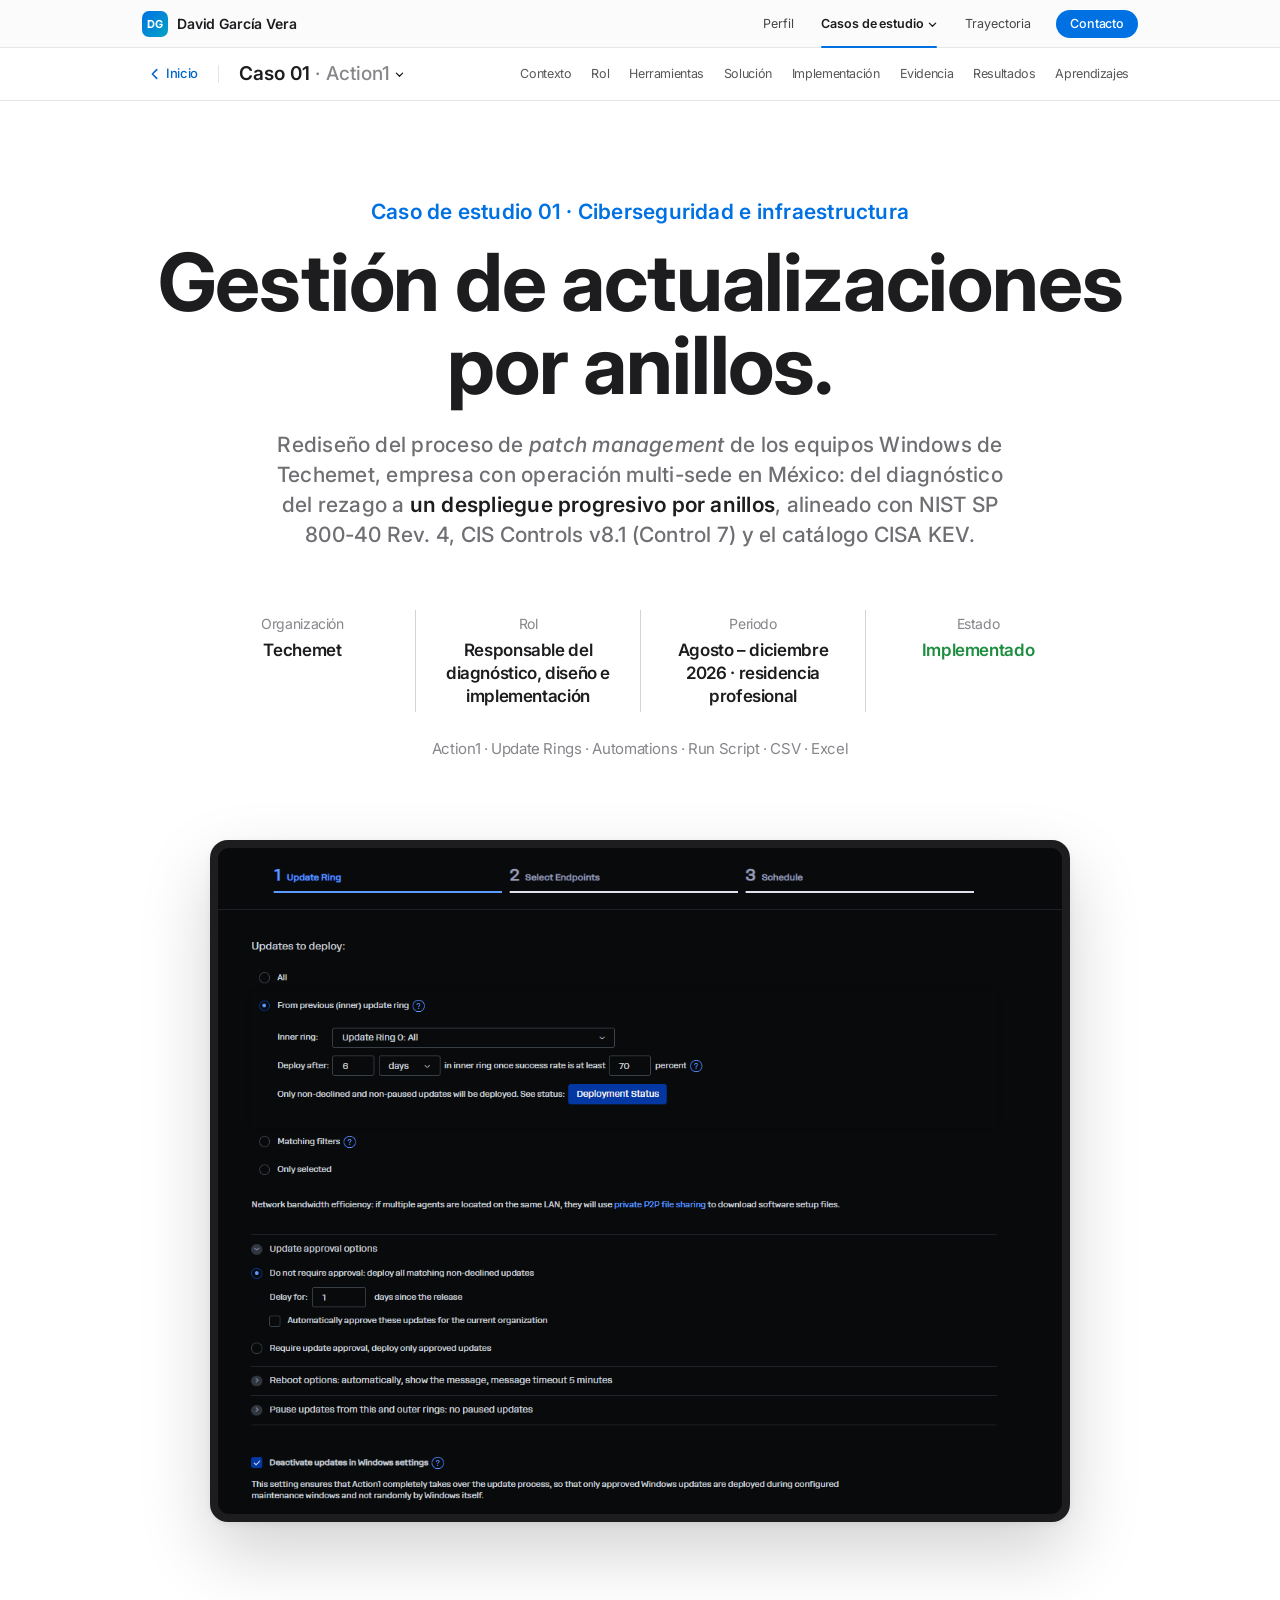
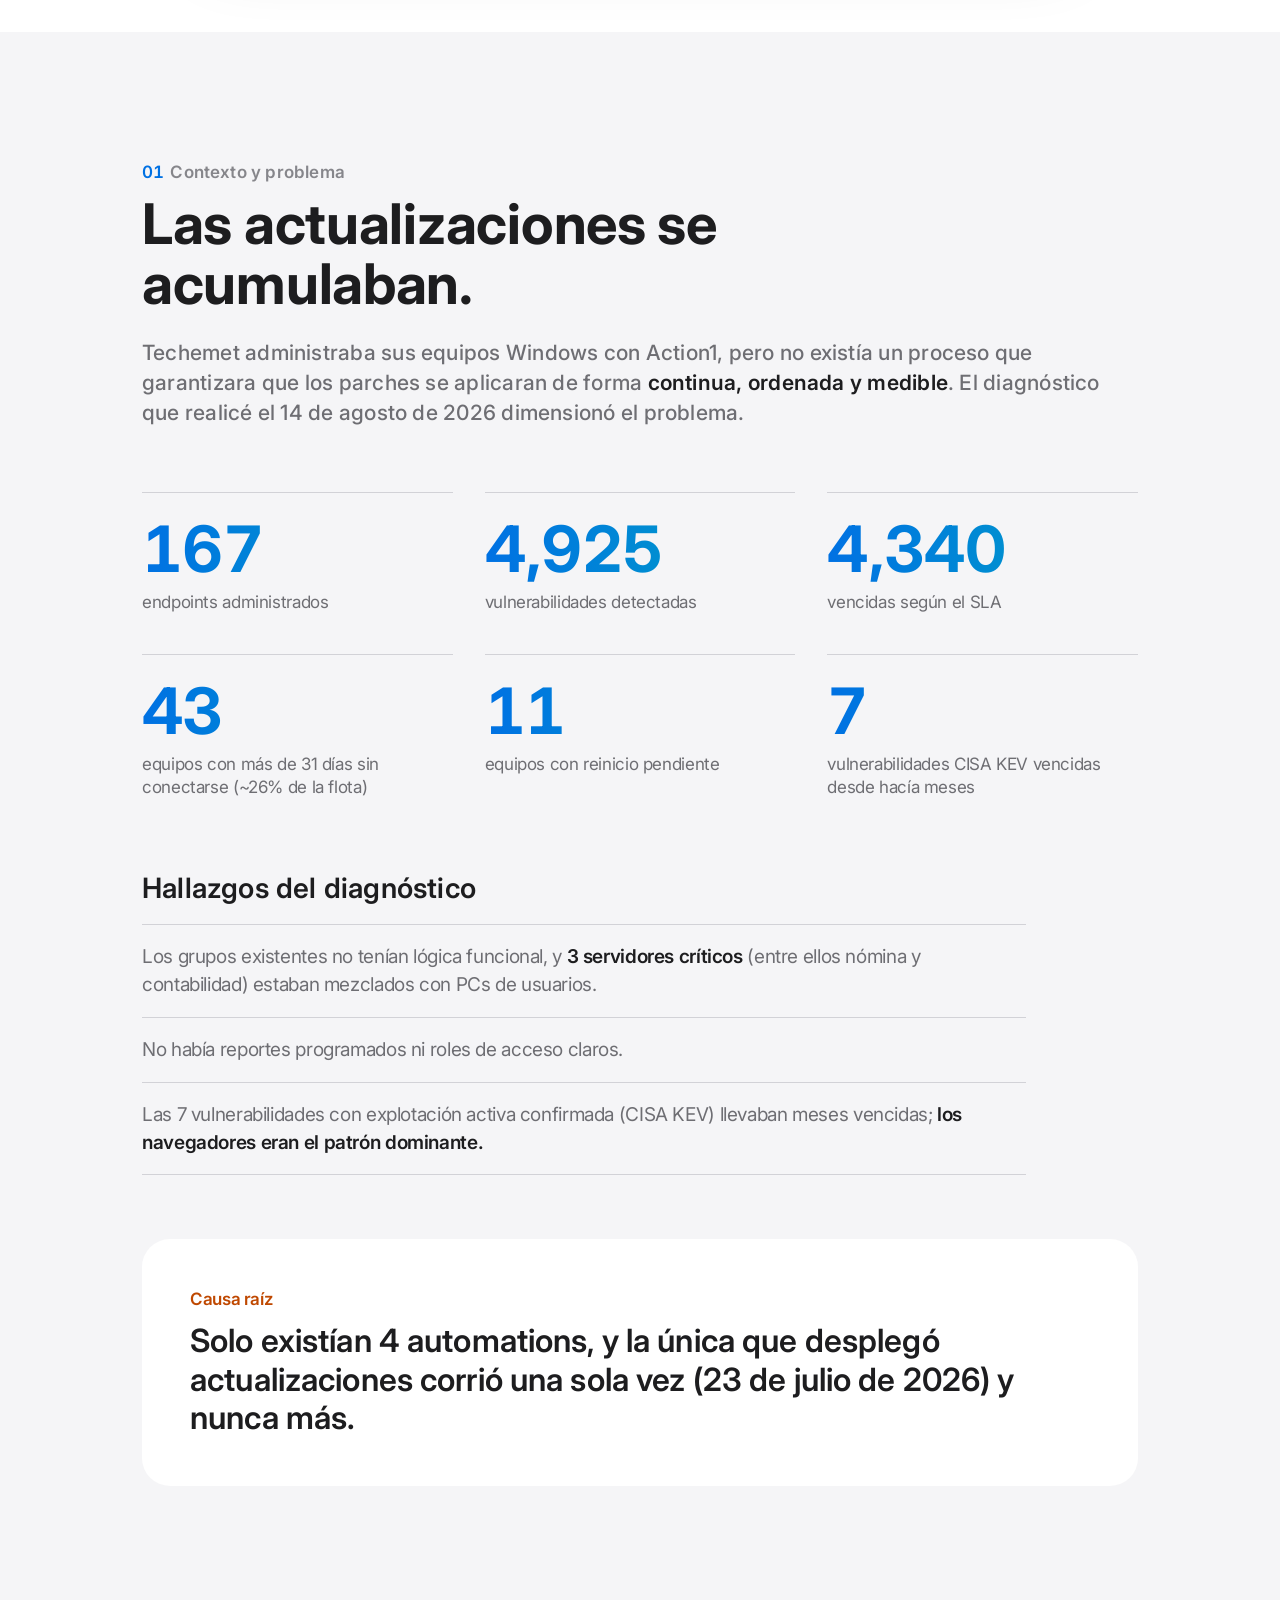
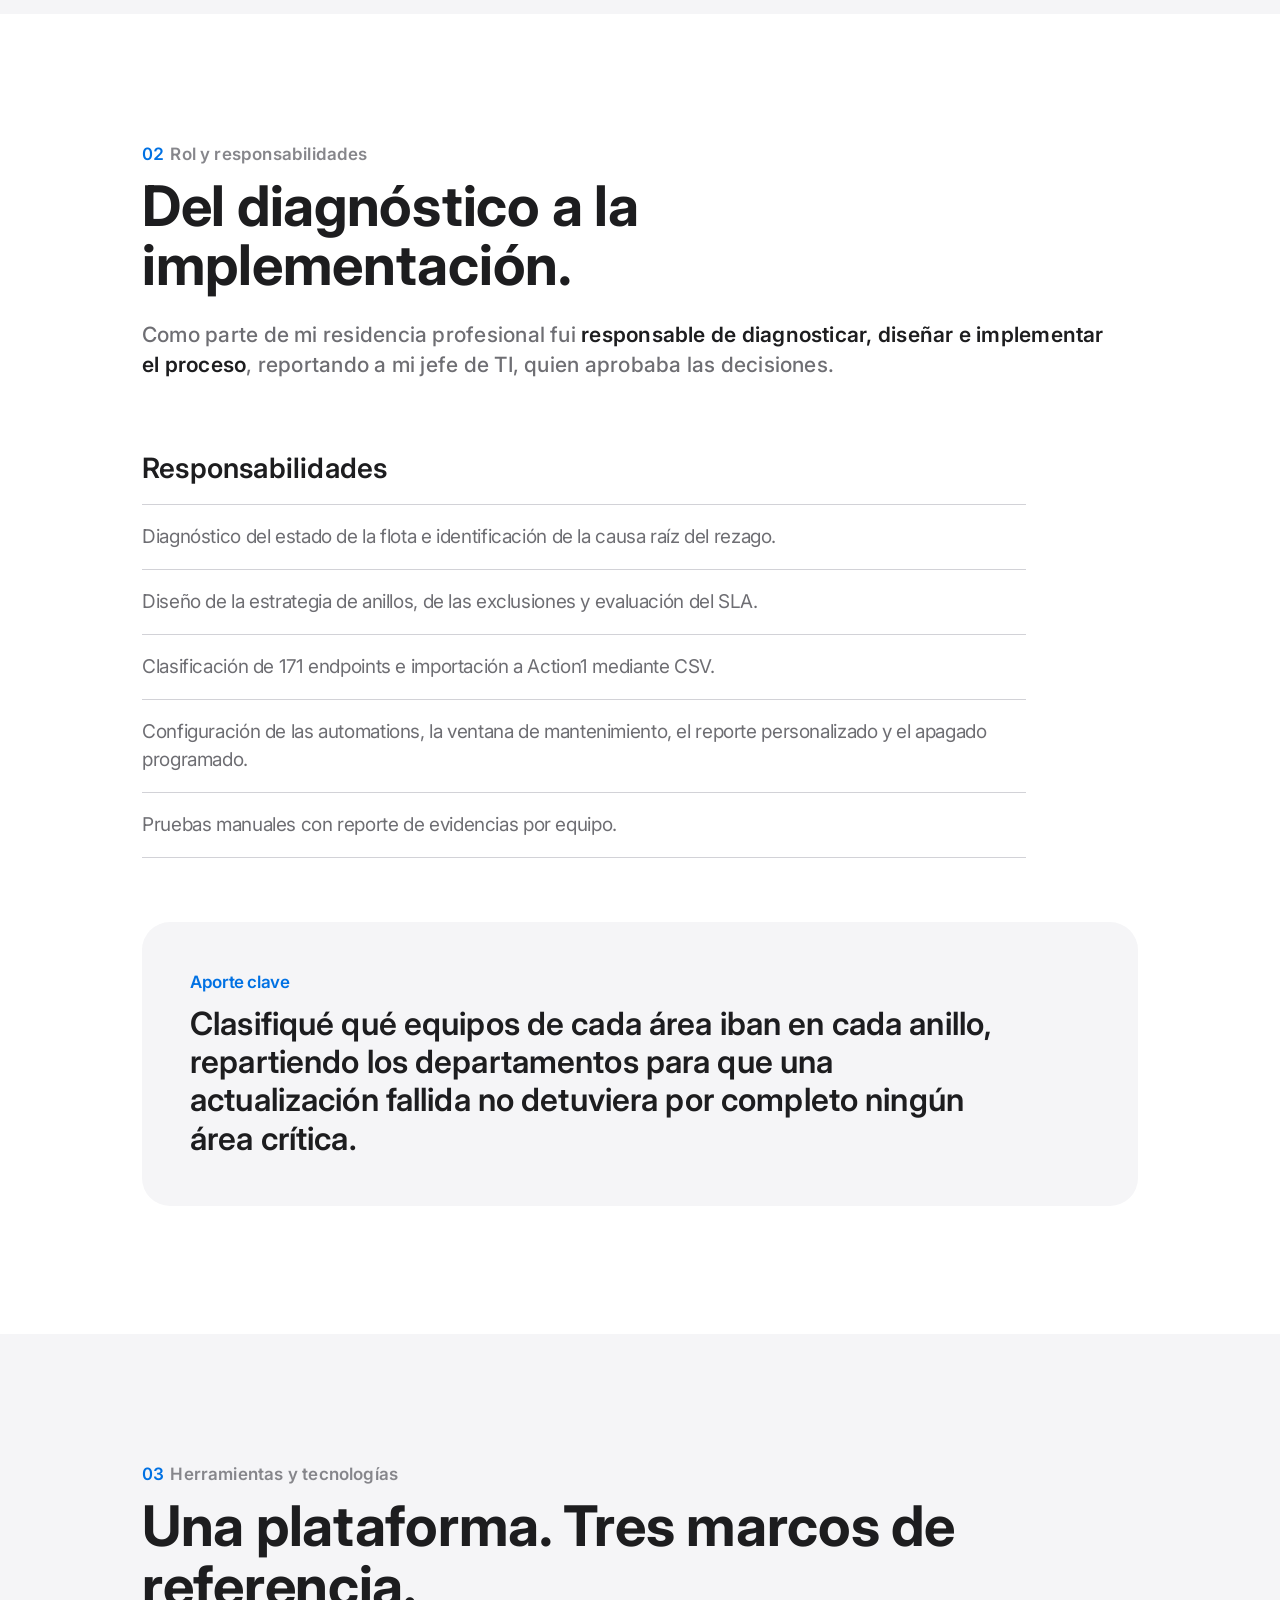
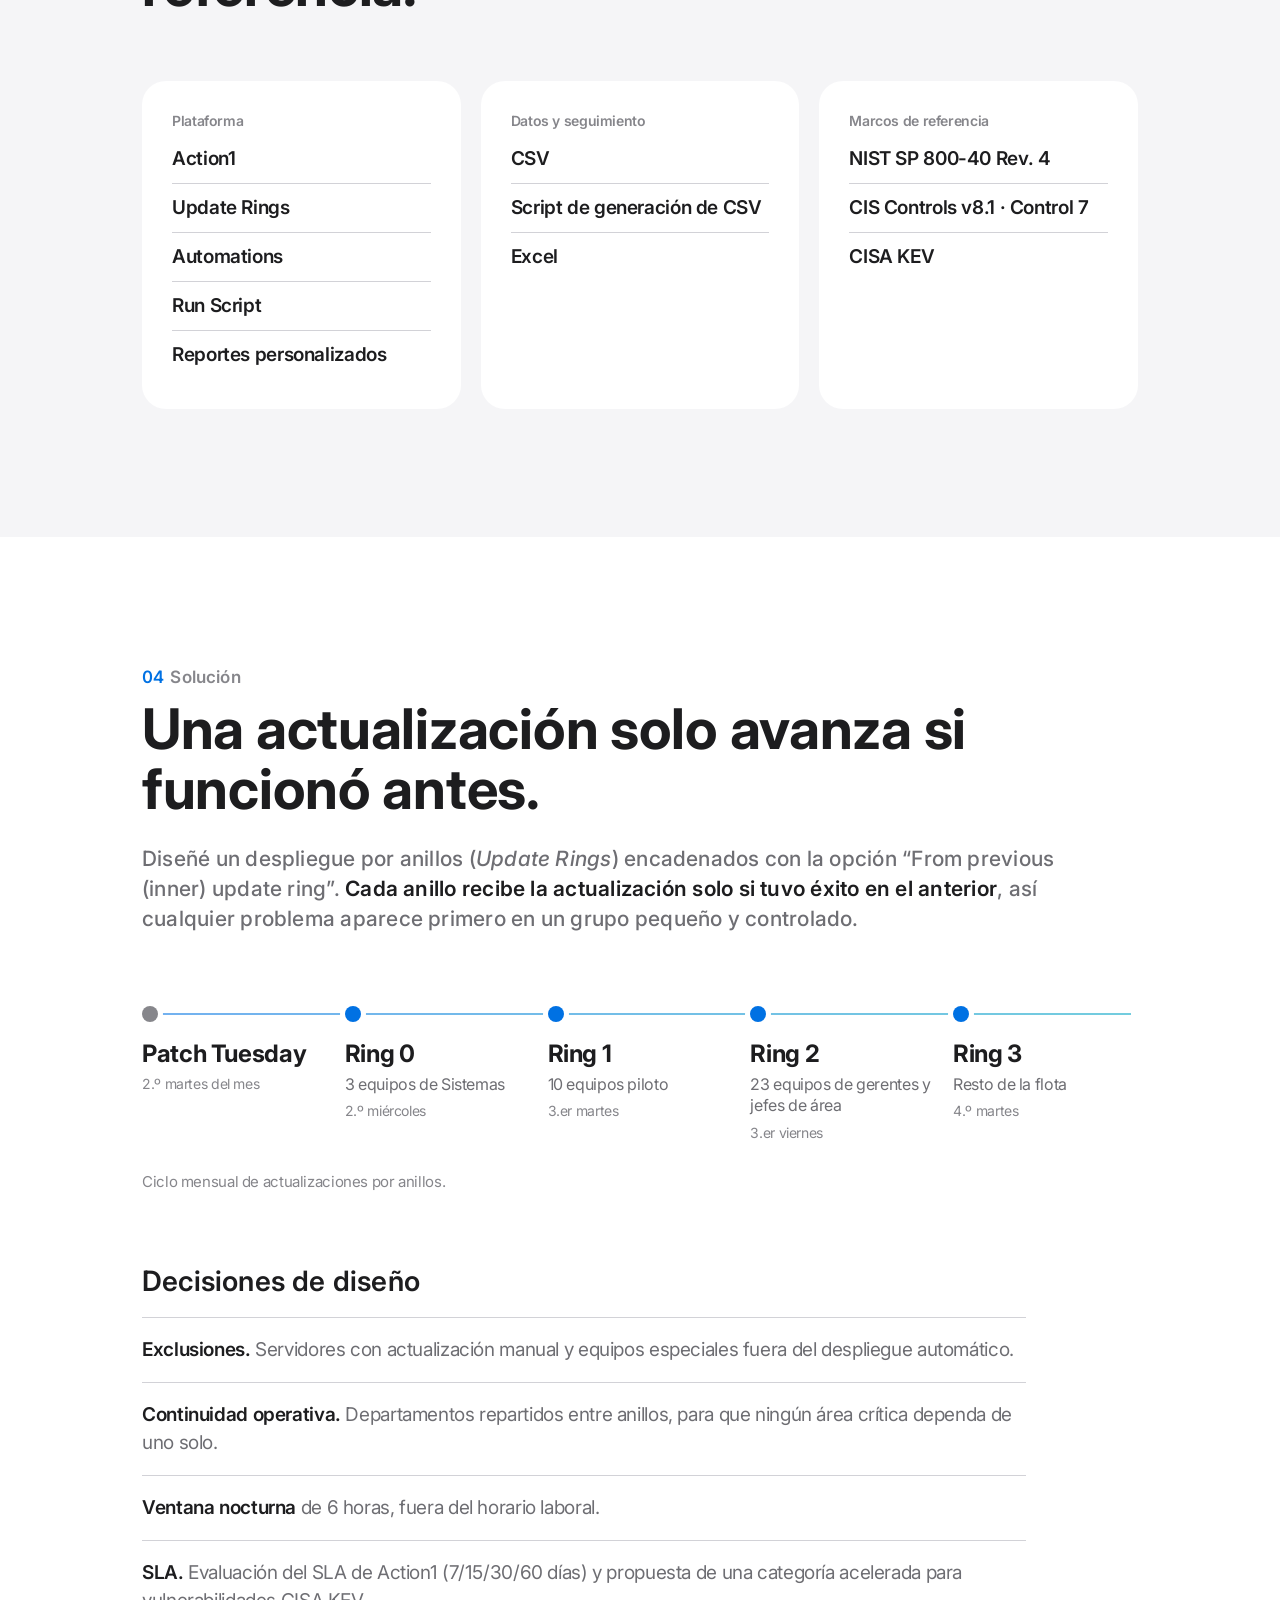
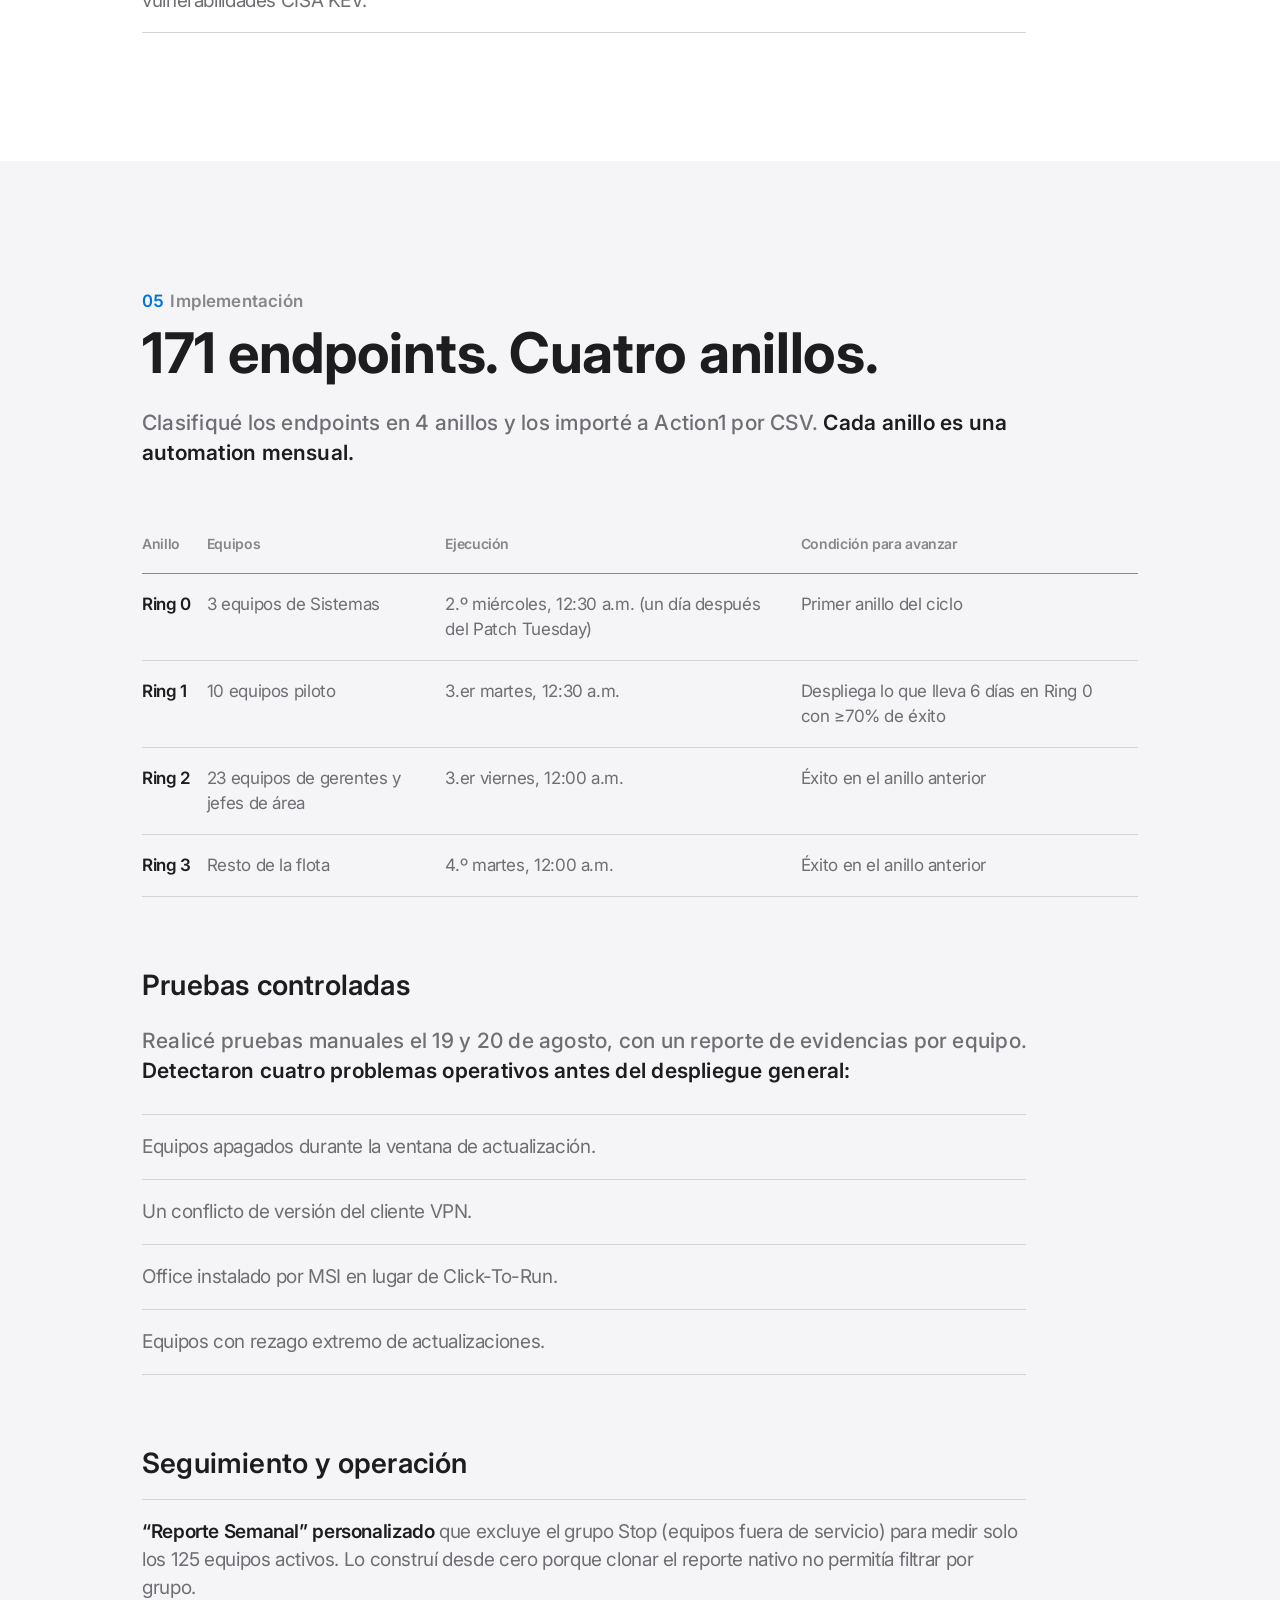
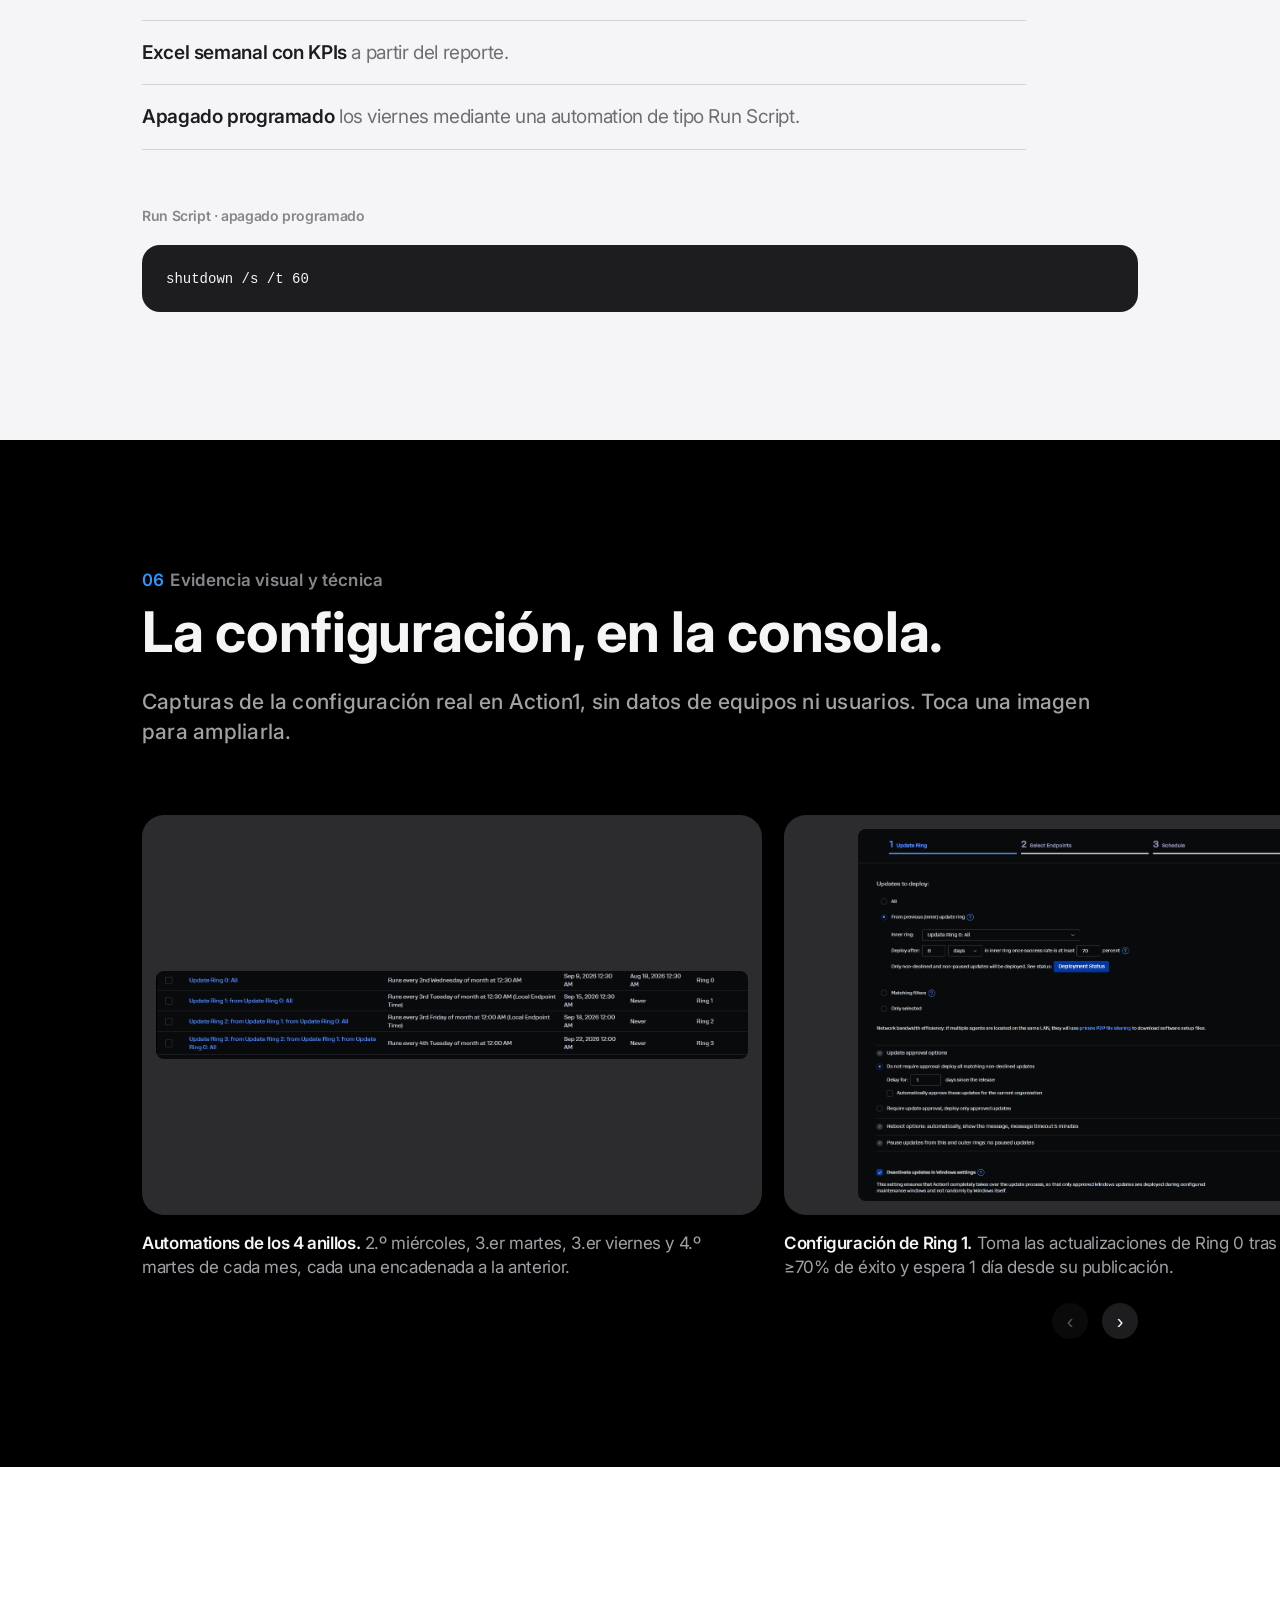
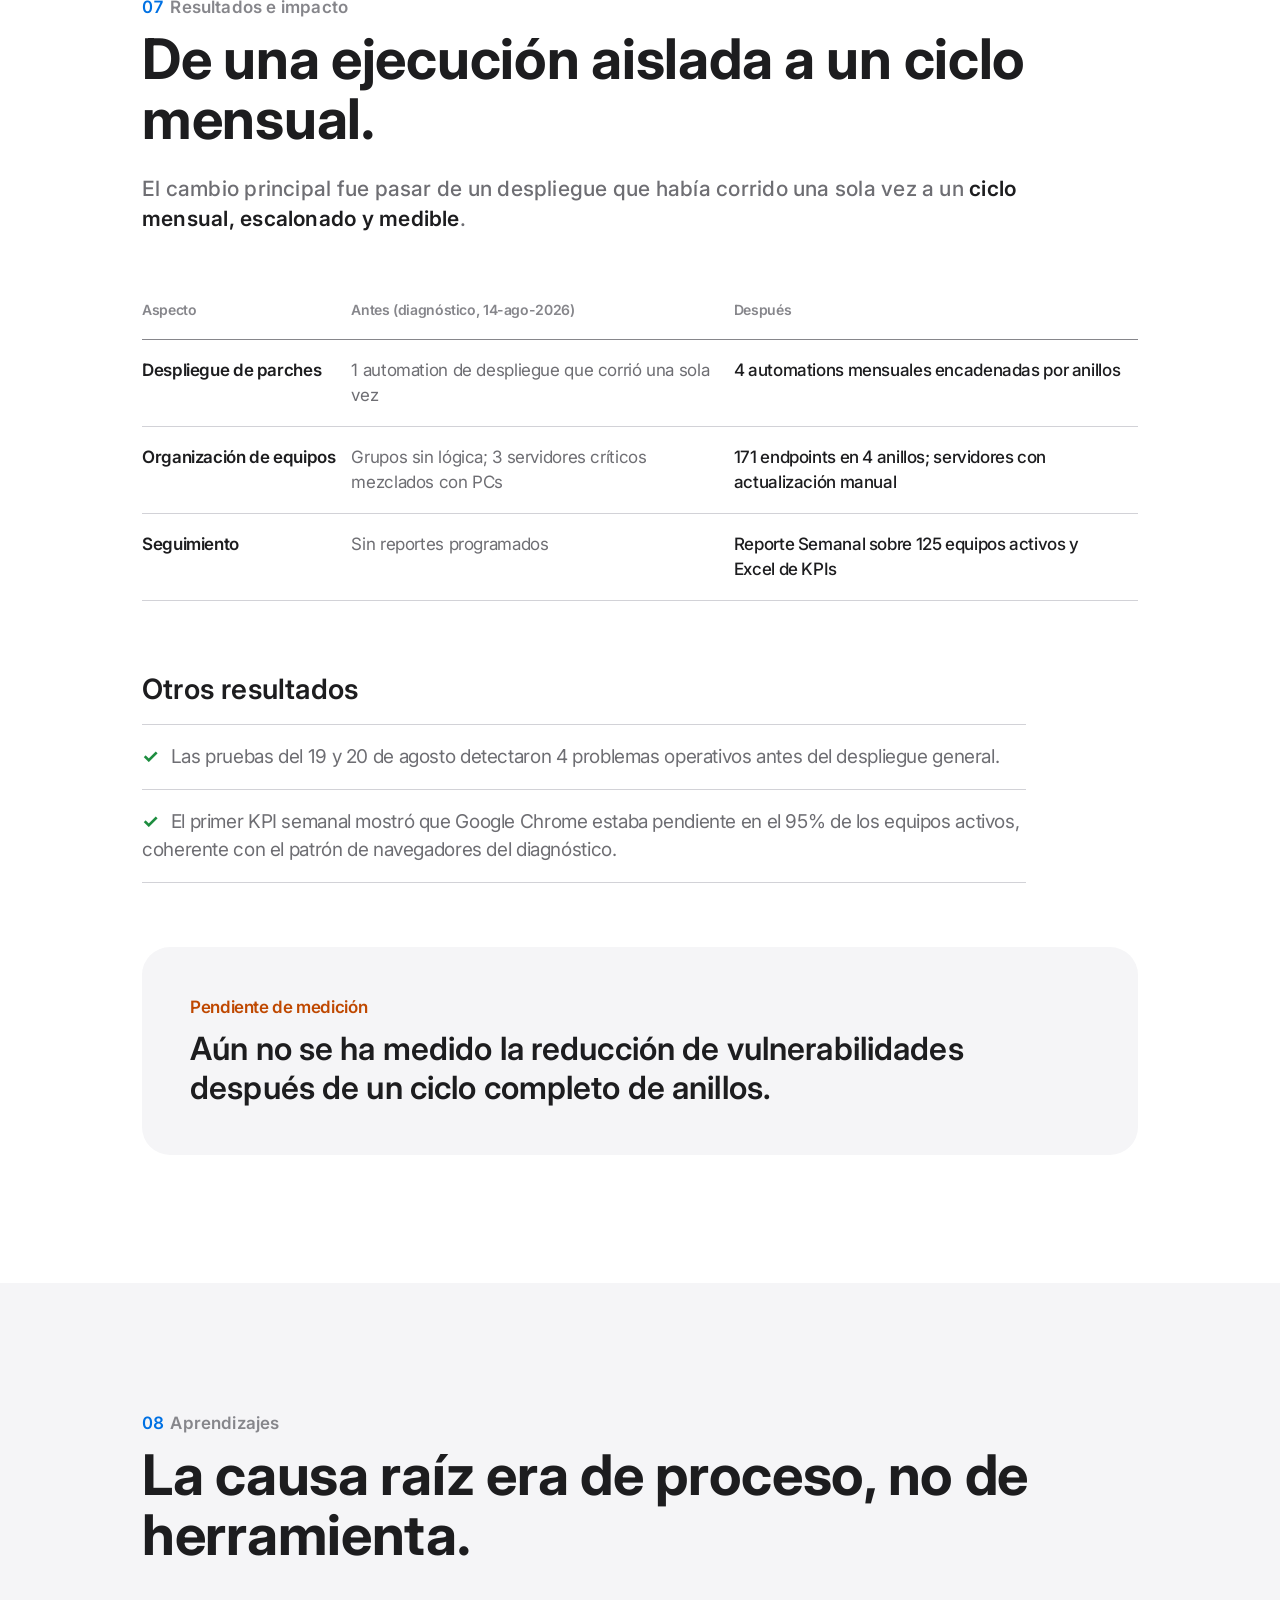
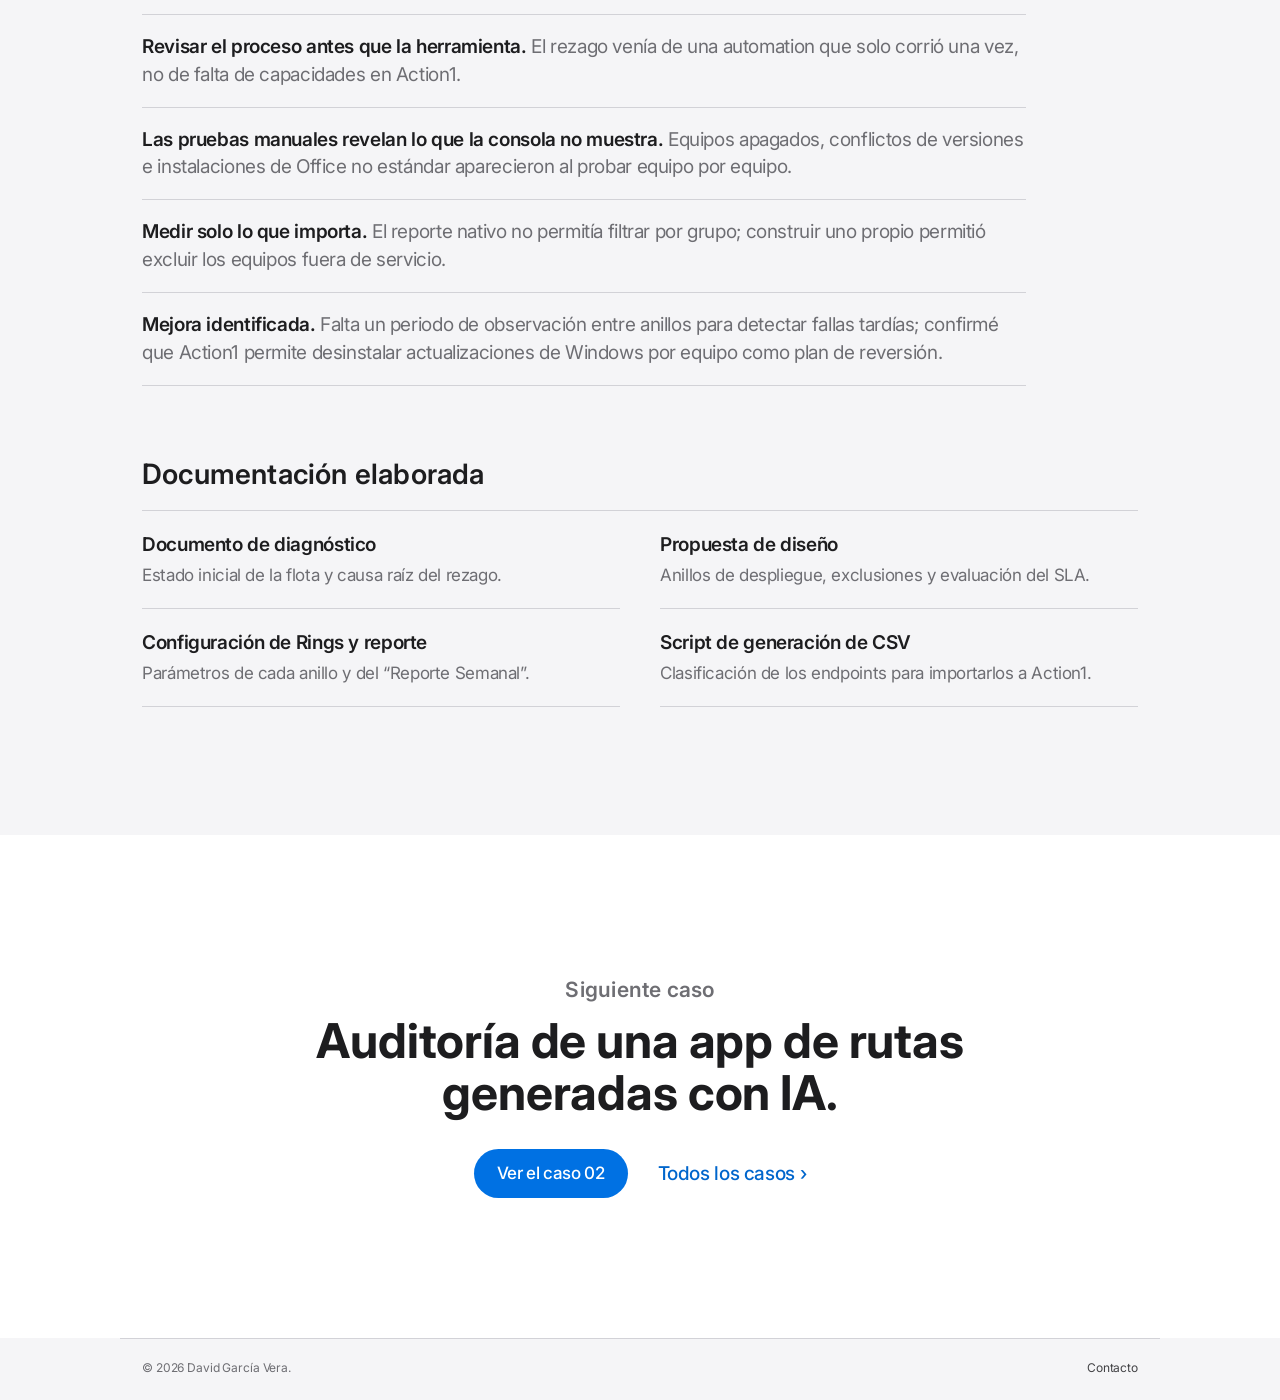
<file: proyectos/gestion-actualizaciones-action1.html>
<!doctype html>
<html lang="es">
<head>
  <meta charset="utf-8">
  <meta name="viewport" content="width=device-width, initial-scale=1">
  <title>Gestión de actualizaciones con Action1 · David García Vera</title>
  <meta name="description" content="Caso de estudio: diagnóstico y rediseño del proceso de actualizaciones de equipos Windows de Techemet con un despliegue por anillos en Action1, alineado con NIST SP 800-40, CIS Controls v8.1 y CISA KEV.">
  <meta name="theme-color" content="#ffffff" media="(prefers-color-scheme: light)">
  <meta name="theme-color" content="#000000" media="(prefers-color-scheme: dark)">
  <link rel="icon" href="../favicon.svg" type="image/svg+xml">
  <link rel="preconnect" href="https://fonts.googleapis.com">
  <link rel="preconnect" href="https://fonts.gstatic.com" crossorigin>
  <link rel="stylesheet" href="https://fonts.googleapis.com/css2?family=Inter:wght@400;500;600;700&family=JetBrains+Mono&display=swap">
  <link rel="stylesheet" href="../styles.css">
  <script>document.documentElement.classList.add('js');</script>
</head>
<body>
  <a class="skip-link" href="#contenido">Saltar al contenido</a>

  <header class="gnav gnav-static">
    <div class="gnav-inner">
      <a class="gnav-brand" href="../index.html"><span class="mark" aria-hidden="true">DG</span>David García Vera</a>
      <button class="nav-toggle" aria-expanded="false" aria-controls="nav-menu" aria-label="Abrir menú"><span></span><span></span></button>
      <nav id="nav-menu" class="gnav-links" aria-label="Principal">
        <a href="../index.html#propuesta">Perfil</a>
        <div class="menu" data-menu>
          <button class="menu-btn active" type="button" aria-expanded="false" aria-controls="menu-casos">Casos de estudio <svg class="chev" viewBox="0 0 10 10" aria-hidden="true"><path d="M1.5 3.5 5 7l3.5-3.5" fill="none" stroke="currentColor" stroke-width="1.4" stroke-linecap="round" stroke-linejoin="round"/></svg></button>
          <div class="menu-panel" id="menu-casos">
            <a href="gestion-actualizaciones-action1.html" aria-current="page"><small>Caso 01 · Techemet</small><strong>Actualizaciones por anillos</strong></a>
            <a href="auditoria-rutas-ia.html"><small>Caso 02 · Germinate</small><strong>Auditoría de rutas con IA</strong></a>
            <a href="rustdesk-control-remoto.html"><small>Caso 03 · Prácticas profesionales</small><strong>Control remoto con RustDesk</strong></a>
            <a class="menu-all" href="../index.html#casos">Ver resumen de los casos ›</a>
          </div>
        </div>
        <a href="../index.html#trayectoria">Trayectoria</a>
        <a class="gnav-cta" href="../index.html#contacto">Contacto</a>
      </nav>
    </div>
  </header>

  <nav class="lnav" aria-label="Navegación del caso">
    <div class="lnav-inner">
      <div class="lnav-left">
        <a class="lnav-back" href="../index.html"><svg viewBox="0 0 16 16" aria-hidden="true"><path d="M10 3 5 8l5 5" fill="none" stroke="currentColor" stroke-width="1.8" stroke-linecap="round" stroke-linejoin="round"/></svg>Inicio</a>
        <span class="lnav-sep" aria-hidden="true"></span>
        <div class="menu" data-menu>
          <button class="menu-btn" type="button" aria-expanded="false" aria-controls="menu-switch" aria-label="Cambiar de caso de estudio">Caso 01 <span>· Action1</span> <svg class="chev" viewBox="0 0 10 10" aria-hidden="true"><path d="M1.5 3.5 5 7l3.5-3.5" fill="none" stroke="currentColor" stroke-width="1.4" stroke-linecap="round" stroke-linejoin="round"/></svg></button>
          <div class="menu-panel" id="menu-switch">
            <a href="gestion-actualizaciones-action1.html" aria-current="page"><small>Caso 01 · Techemet</small><strong>Actualizaciones por anillos</strong></a>
            <a href="auditoria-rutas-ia.html"><small>Caso 02 · Germinate</small><strong>Auditoría de rutas con IA</strong></a>
            <a href="rustdesk-control-remoto.html"><small>Caso 03 · Prácticas profesionales</small><strong>Control remoto con RustDesk</strong></a>
          </div>
        </div>
      </div>
      <ol class="lnav-links" aria-label="Secciones">
        <li><a href="#contexto" data-spy-key="contexto">Contexto</a></li>
        <li><a href="#rol" data-spy-key="rol">Rol</a></li>
        <li><a href="#herramientas" data-spy-key="herramientas">Herramientas</a></li>
        <li><a href="#solucion" data-spy-key="solucion">Solución</a></li>
        <li><a href="#implementacion" data-spy-key="implementacion">Implementación</a></li>
        <li><a href="#evidencia" data-spy-key="evidencia">Evidencia</a></li>
        <li><a href="#resultados" data-spy-key="resultados">Resultados</a></li>
        <li><a href="#aprendizajes" data-spy-key="aprendizajes">Aprendizajes</a></li>
      </ol>
    </div>
    <div class="progress" aria-hidden="true"><span></span></div>
  </nav>

  <main id="contenido">
    <section class="case-hero theme-light" data-section="none">
      <div class="wrap center">
        <p class="eyebrow eyebrow-accent reveal">Caso de estudio 01 · Ciberseguridad e infraestructura</p>
        <h1 class="display reveal">Gestión de actualizaciones por anillos.</h1>
        <p class="copy reveal">Rediseño del proceso de <em>patch management</em> de los equipos Windows de Techemet, empresa con operación multi-sede en México: del diagnóstico del rezago a <strong>un despliegue progresivo por anillos</strong>, alineado con NIST SP 800-40 Rev. 4, CIS Controls v8.1 (Control 7) y el catálogo CISA KEV.</p>
        <dl class="facts reveal">
          <div><dt>Organización</dt><dd>Techemet</dd></div>
          <div><dt>Rol</dt><dd>Responsable del diagnóstico, diseño e implementación</dd></div>
          <div><dt>Periodo</dt><dd>Agosto – diciembre 2026 · residencia profesional</dd></div>
          <div><dt>Estado</dt><dd class="done">Implementado</dd></div>
        </dl>
        <p class="stackline reveal">Action1 · Update Rings · Automations · Run Script · CSV · Excel</p>
      </div>
      <div class="case-visual reveal">
        <figure class="window"><img src="../assets/action1/ring1-update-ring.png" width="1123" height="886" alt="Configuración del anillo Ring 1 en Action1: toma las actualizaciones de Ring 0 tras 6 días con al menos 70 por ciento de éxito"></figure>
      </div>
    </section>

    <section id="contexto" class="chapter theme-gray">
      <div class="wrap">
        <p class="chapter-label reveal"><b>01</b>Contexto y problema</p>
        <h2 class="chapter-title reveal">Las actualizaciones se acumulaban.</h2>
        <p class="copy reveal">Techemet administraba sus equipos Windows con Action1, pero no existía un proceso que garantizara que los parches se aplicaran de forma <strong>continua, ordenada y medible</strong>. El diagnóstico que realicé el 14 de agosto de 2026 dimensionó el problema.</p>

        <div class="numbers numbers-3">
          <div class="number reveal"><p class="number-value grad">167</p><p class="number-caption">endpoints administrados</p></div>
          <div class="number reveal"><p class="number-value grad">4,925</p><p class="number-caption">vulnerabilidades detectadas</p></div>
          <div class="number reveal"><p class="number-value grad">4,340</p><p class="number-caption">vencidas según el SLA</p></div>
          <div class="number reveal"><p class="number-value grad">43</p><p class="number-caption">equipos con más de 31 días sin conectarse (~26% de la flota)</p></div>
          <div class="number reveal"><p class="number-value grad">11</p><p class="number-caption">equipos con reinicio pendiente</p></div>
          <div class="number reveal"><p class="number-value grad">7</p><p class="number-caption">vulnerabilidades CISA KEV vencidas desde hacía meses</p></div>
        </div>

        <h3 class="sub reveal">Hallazgos del diagnóstico</h3>
        <ul class="points reveal">
          <li>Los grupos existentes no tenían lógica funcional, y <strong>3 servidores críticos</strong> (entre ellos nómina y contabilidad) estaban mezclados con PCs de usuarios.</li>
          <li>No había reportes programados ni roles de acceso claros.</li>
          <li>Las 7 vulnerabilidades con explotación activa confirmada (CISA KEV) llevaban meses vencidas; <strong>los navegadores eran el patrón dominante.</strong></li>
        </ul>

        <div class="statement statement-warn reveal">
          <p class="statement-label">Causa raíz</p>
          <p>Solo existían 4 automations, y la única que desplegó actualizaciones corrió una sola vez (23 de julio de 2026) y nunca más.</p>
        </div>
      </div>
    </section>

    <section id="rol" class="chapter theme-light">
      <div class="wrap">
        <p class="chapter-label reveal"><b>02</b>Rol y responsabilidades</p>
        <h2 class="chapter-title reveal">Del diagnóstico a la implementación.</h2>
        <p class="copy reveal">Como parte de mi residencia profesional fui <strong>responsable de diagnosticar, diseñar e implementar el proceso</strong>, reportando a mi jefe de TI, quien aprobaba las decisiones.</p>

        <h3 class="sub reveal">Responsabilidades</h3>
        <ul class="points reveal">
          <li>Diagnóstico del estado de la flota e identificación de la causa raíz del rezago.</li>
          <li>Diseño de la estrategia de anillos, de las exclusiones y evaluación del SLA.</li>
          <li>Clasificación de 171 endpoints e importación a Action1 mediante CSV.</li>
          <li>Configuración de las automations, la ventana de mantenimiento, el reporte personalizado y el apagado programado.</li>
          <li>Pruebas manuales con reporte de evidencias por equipo.</li>
        </ul>

        <div class="statement reveal">
          <p class="statement-label">Aporte clave</p>
          <p>Clasifiqué qué equipos de cada área iban en cada anillo, repartiendo los departamentos para que una actualización fallida no detuviera por completo ningún área crítica.</p>
        </div>
      </div>
    </section>

    <section id="herramientas" class="chapter theme-gray">
      <div class="wrap">
        <p class="chapter-label reveal"><b>03</b>Herramientas y tecnologías</p>
        <h2 class="chapter-title reveal">Una plataforma. Tres marcos de referencia.</h2>
        <div class="tool-cols">
          <div class="tool-col reveal">
            <h3>Plataforma</h3>
            <ul><li>Action1</li><li>Update Rings</li><li>Automations</li><li>Run Script</li><li>Reportes personalizados</li></ul>
          </div>
          <div class="tool-col reveal">
            <h3>Datos y seguimiento</h3>
            <ul><li>CSV</li><li>Script de generación de CSV</li><li>Excel</li></ul>
          </div>
          <div class="tool-col reveal">
            <h3>Marcos de referencia</h3>
            <ul><li>NIST SP 800-40 Rev. 4</li><li>CIS Controls v8.1 · Control 7</li><li>CISA KEV</li></ul>
          </div>
        </div>
      </div>
    </section>

    <section id="solucion" class="chapter theme-light">
      <div class="wrap">
        <p class="chapter-label reveal"><b>04</b>Solución</p>
        <h2 class="chapter-title reveal">Una actualización solo avanza si funcionó antes.</h2>
        <p class="copy reveal">Diseñé un despliegue por anillos (<em>Update Rings</em>) encadenados con la opción “From previous (inner) update ring”. <strong>Cada anillo recibe la actualización solo si tuvo éxito en el anterior</strong>, así cualquier problema aparece primero en un grupo pequeño y controlado.</p>

        <ol class="track reveal" style="--n:5" aria-label="Ciclo mensual de actualizaciones">
          <li class="muted"><p class="t-name">Patch Tuesday</p><p class="t-when">2.º martes del mes</p></li>
          <li><p class="t-name">Ring 0</p><p class="t-who">3 equipos de Sistemas</p><p class="t-when">2.º miércoles</p></li>
          <li><p class="t-name">Ring 1</p><p class="t-who">10 equipos piloto</p><p class="t-when">3.er martes</p></li>
          <li><p class="t-name">Ring 2</p><p class="t-who">23 equipos de gerentes y jefes de área</p><p class="t-when">3.er viernes</p></li>
          <li><p class="t-name">Ring 3</p><p class="t-who">Resto de la flota</p><p class="t-when">4.º martes</p></li>
        </ol>
        <p class="track-caption reveal">Ciclo mensual de actualizaciones por anillos.</p>

        <h3 class="sub reveal">Decisiones de diseño</h3>
        <ul class="points reveal">
          <li><strong>Exclusiones.</strong> Servidores con actualización manual y equipos especiales fuera del despliegue automático.</li>
          <li><strong>Continuidad operativa.</strong> Departamentos repartidos entre anillos, para que ningún área crítica dependa de uno solo.</li>
          <li><strong>Ventana nocturna</strong> de 6 horas, fuera del horario laboral.</li>
          <li><strong>SLA.</strong> Evaluación del SLA de Action1 (7/15/30/60 días) y propuesta de una categoría acelerada para vulnerabilidades CISA KEV.</li>
        </ul>
      </div>
    </section>

    <section id="implementacion" class="chapter theme-gray">
      <div class="wrap">
        <p class="chapter-label reveal"><b>05</b>Implementación</p>
        <h2 class="chapter-title reveal">171 endpoints. Cuatro anillos.</h2>
        <p class="copy reveal">Clasifiqué los endpoints en 4 anillos y los importé a Action1 por CSV. <strong>Cada anillo es una automation mensual.</strong></p>

        <div class="table-wrap reveal">
          <table class="table-apple">
            <thead><tr><th scope="col">Anillo</th><th scope="col">Equipos</th><th scope="col">Ejecución</th><th scope="col">Condición para avanzar</th></tr></thead>
            <tbody>
              <tr><td>Ring 0</td><td>3 equipos de Sistemas</td><td>2.º miércoles, 12:30 a.m. (un día después del Patch Tuesday)</td><td>Primer anillo del ciclo</td></tr>
              <tr><td>Ring 1</td><td>10 equipos piloto</td><td>3.er martes, 12:30 a.m.</td><td>Despliega lo que lleva 6 días en Ring 0 con ≥70% de éxito</td></tr>
              <tr><td>Ring 2</td><td>23 equipos de gerentes y jefes de área</td><td>3.er viernes, 12:00 a.m.</td><td>Éxito en el anillo anterior</td></tr>
              <tr><td>Ring 3</td><td>Resto de la flota</td><td>4.º martes, 12:00 a.m.</td><td>Éxito en el anillo anterior</td></tr>
            </tbody>
          </table>
        </div>

        <h3 class="sub reveal">Pruebas controladas</h3>
        <p class="copy reveal">Realicé pruebas manuales el 19 y 20 de agosto, con un reporte de evidencias por equipo. <strong>Detectaron cuatro problemas operativos antes del despliegue general:</strong></p>
        <ul class="points reveal">
          <li>Equipos apagados durante la ventana de actualización.</li>
          <li>Un conflicto de versión del cliente VPN.</li>
          <li>Office instalado por MSI en lugar de Click-To-Run.</li>
          <li>Equipos con rezago extremo de actualizaciones.</li>
        </ul>

        <h3 class="sub reveal">Seguimiento y operación</h3>
        <ul class="points reveal">
          <li><strong>“Reporte Semanal” personalizado</strong> que excluye el grupo Stop (equipos fuera de servicio) para medir solo los 125 equipos activos. Lo construí desde cero porque clonar el reporte nativo no permitía filtrar por grupo.</li>
          <li><strong>Excel semanal con KPIs</strong> a partir del reporte.</li>
          <li><strong>Apagado programado</strong> los viernes mediante una automation de tipo Run Script.</li>
        </ul>
        <p class="code-label reveal">Run Script · apagado programado</p>
<pre class="code reveal"><code>shutdown /s /t 60</code></pre>
      </div>
    </section>

    <section id="evidencia" class="chapter theme-dark">
      <div class="wrap">
        <p class="chapter-label reveal"><b>06</b>Evidencia visual y técnica</p>
        <h2 class="chapter-title reveal">La configuración, en la consola.</h2>
        <p class="copy reveal">Capturas de la configuración real en Action1, sin datos de equipos ni usuarios. Toca una imagen para ampliarla.</p>
      </div>
      <div class="scroller-wrap reveal" data-scroller>
        <div class="scroller">
          <figure class="slide">
            <button class="zoom" type="button"><img src="../assets/action1/lista-automations.png" width="1432" height="214" loading="lazy" alt="Lista de automations Update Ring 0 a Update Ring 3 en Action1 con su calendario mensual"></button>
            <figcaption><strong>Automations de los 4 anillos.</strong> 2.º miércoles, 3.er martes, 3.er viernes y 4.º martes de cada mes, cada una encadenada a la anterior.</figcaption>
          </figure>
          <figure class="slide">
            <button class="zoom" type="button"><img src="../assets/action1/ring1-update-ring.png" width="1123" height="886" loading="lazy" alt="Paso Update Ring de Ring 1: From previous (inner) update ring con Update Ring 0, despliegue tras 6 días con éxito mínimo de 70 por ciento"></button>
            <figcaption><strong>Configuración de Ring 1.</strong> Toma las actualizaciones de Ring 0 tras 6 días con ≥70% de éxito y espera 1 día desde su publicación.</figcaption>
          </figure>
          <figure class="slide">
            <button class="zoom" type="button"><img src="../assets/action1/ring0-schedule.png" width="1080" height="520" loading="lazy" alt="Paso Schedule de Ring 0: mensual, segundo miércoles a las 12:30 a.m., plazo de finalización de 6 horas"></button>
            <figcaption><strong>Programación de Ring 0.</strong> Mensual, 2.º miércoles a las 12:30 a.m., con plazo de finalización de 6 horas.</figcaption>
          </figure>
          <figure class="slide">
            <button class="zoom" type="button"><img src="../assets/action1/ring0-endpoints.png" width="1074" height="255" loading="lazy" alt="Paso Select Endpoints de Ring 0 con el grupo de endpoints Ring 0"></button>
            <figcaption><strong>Destino de Ring 0.</strong> La automation se ejecuta sobre el grupo de endpoints “Ring 0”.</figcaption>
          </figure>
        </div>
        <div class="scroller-nav">
          <button type="button" data-dir="-1" aria-label="Anterior">‹</button>
          <button type="button" data-dir="1" aria-label="Siguiente">›</button>
        </div>
      </div>
    </section>

    <section id="resultados" class="chapter theme-light">
      <div class="wrap">
        <p class="chapter-label reveal"><b>07</b>Resultados e impacto</p>
        <h2 class="chapter-title reveal">De una ejecución aislada a un ciclo mensual.</h2>
        <p class="copy reveal">El cambio principal fue pasar de un despliegue que había corrido una sola vez a un <strong>ciclo mensual, escalonado y medible</strong>.</p>

        <div class="table-wrap reveal">
          <table class="table-apple">
            <thead><tr><th scope="col">Aspecto</th><th scope="col">Antes (diagnóstico, 14-ago-2026)</th><th scope="col">Después</th></tr></thead>
            <tbody>
              <tr><td>Despliegue de parches</td><td>1 automation de despliegue que corrió una sola vez</td><td class="after">4 automations mensuales encadenadas por anillos</td></tr>
              <tr><td>Organización de equipos</td><td>Grupos sin lógica; 3 servidores críticos mezclados con PCs</td><td class="after">171 endpoints en 4 anillos; servidores con actualización manual</td></tr>
              <tr><td>Seguimiento</td><td>Sin reportes programados</td><td class="after">Reporte Semanal sobre 125 equipos activos y Excel de KPIs</td></tr>
            </tbody>
          </table>
        </div>

        <h3 class="sub reveal">Otros resultados</h3>
        <ul class="points points-ok reveal">
          <li>Las pruebas del 19 y 20 de agosto detectaron 4 problemas operativos antes del despliegue general.</li>
          <li>El primer KPI semanal mostró que Google Chrome estaba pendiente en el 95% de los equipos activos, coherente con el patrón de navegadores del diagnóstico.</li>
        </ul>

        <div class="statement statement-warn reveal">
          <p class="statement-label">Pendiente de medición</p>
          <p>Aún no se ha medido la reducción de vulnerabilidades después de un ciclo completo de anillos.</p>
        </div>
      </div>
    </section>

    <section id="aprendizajes" class="chapter theme-gray">
      <div class="wrap">
        <p class="chapter-label reveal"><b>08</b>Aprendizajes</p>
        <h2 class="chapter-title reveal">La causa raíz era de proceso, no de herramienta.</h2>
        <ul class="points reveal">
          <li><strong>Revisar el proceso antes que la herramienta.</strong> El rezago venía de una automation que solo corrió una vez, no de falta de capacidades en Action1.</li>
          <li><strong>Las pruebas manuales revelan lo que la consola no muestra.</strong> Equipos apagados, conflictos de versiones e instalaciones de Office no estándar aparecieron al probar equipo por equipo.</li>
          <li><strong>Medir solo lo que importa.</strong> El reporte nativo no permitía filtrar por grupo; construir uno propio permitió excluir los equipos fuera de servicio.</li>
          <li><strong>Mejora identificada.</strong> Falta un periodo de observación entre anillos para detectar fallas tardías; confirmé que Action1 permite desinstalar actualizaciones de Windows por equipo como plan de reversión.</li>
        </ul>

        <h3 class="sub reveal">Documentación elaborada</h3>
        <div class="docs reveal">
          <div><h3>Documento de diagnóstico</h3><p>Estado inicial de la flota y causa raíz del rezago.</p></div>
          <div><h3>Propuesta de diseño</h3><p>Anillos de despliegue, exclusiones y evaluación del SLA.</p></div>
          <div><h3>Configuración de Rings y reporte</h3><p>Parámetros de cada anillo y del “Reporte Semanal”.</p></div>
          <div><h3>Script de generación de CSV</h3><p>Clasificación de los endpoints para importarlos a Action1.</p></div>
        </div>
      </div>
    </section>

    <section class="block next-case theme-light" data-section="none">
      <div class="wrap center">
        <p class="eyebrow reveal">Siguiente caso</p>
        <h2 class="title reveal">Auditoría de una app de rutas generadas con IA.</h2>
        <div class="ctas reveal">
          <a class="pill" href="auditoria-rutas-ia.html">Ver el caso 02</a>
          <a class="more" href="../index.html#casos">Todos los casos</a>
        </div>
      </div>
    </section>
  </main>

  <footer class="footer">
    <div class="footer-inner">
      <p>© 2026 David García Vera.</p>
      <p><a href="../index.html#contacto">Contacto</a></p>
    </div>
  </footer>

  <dialog class="lightbox" aria-label="Imagen ampliada">
    <button class="lightbox-close" type="button" aria-label="Cerrar">×</button>
    <img alt="">
    <p class="lightbox-caption"></p>
  </dialog>

  <script src="../script.js"></script>
</body>
</html>
</file>
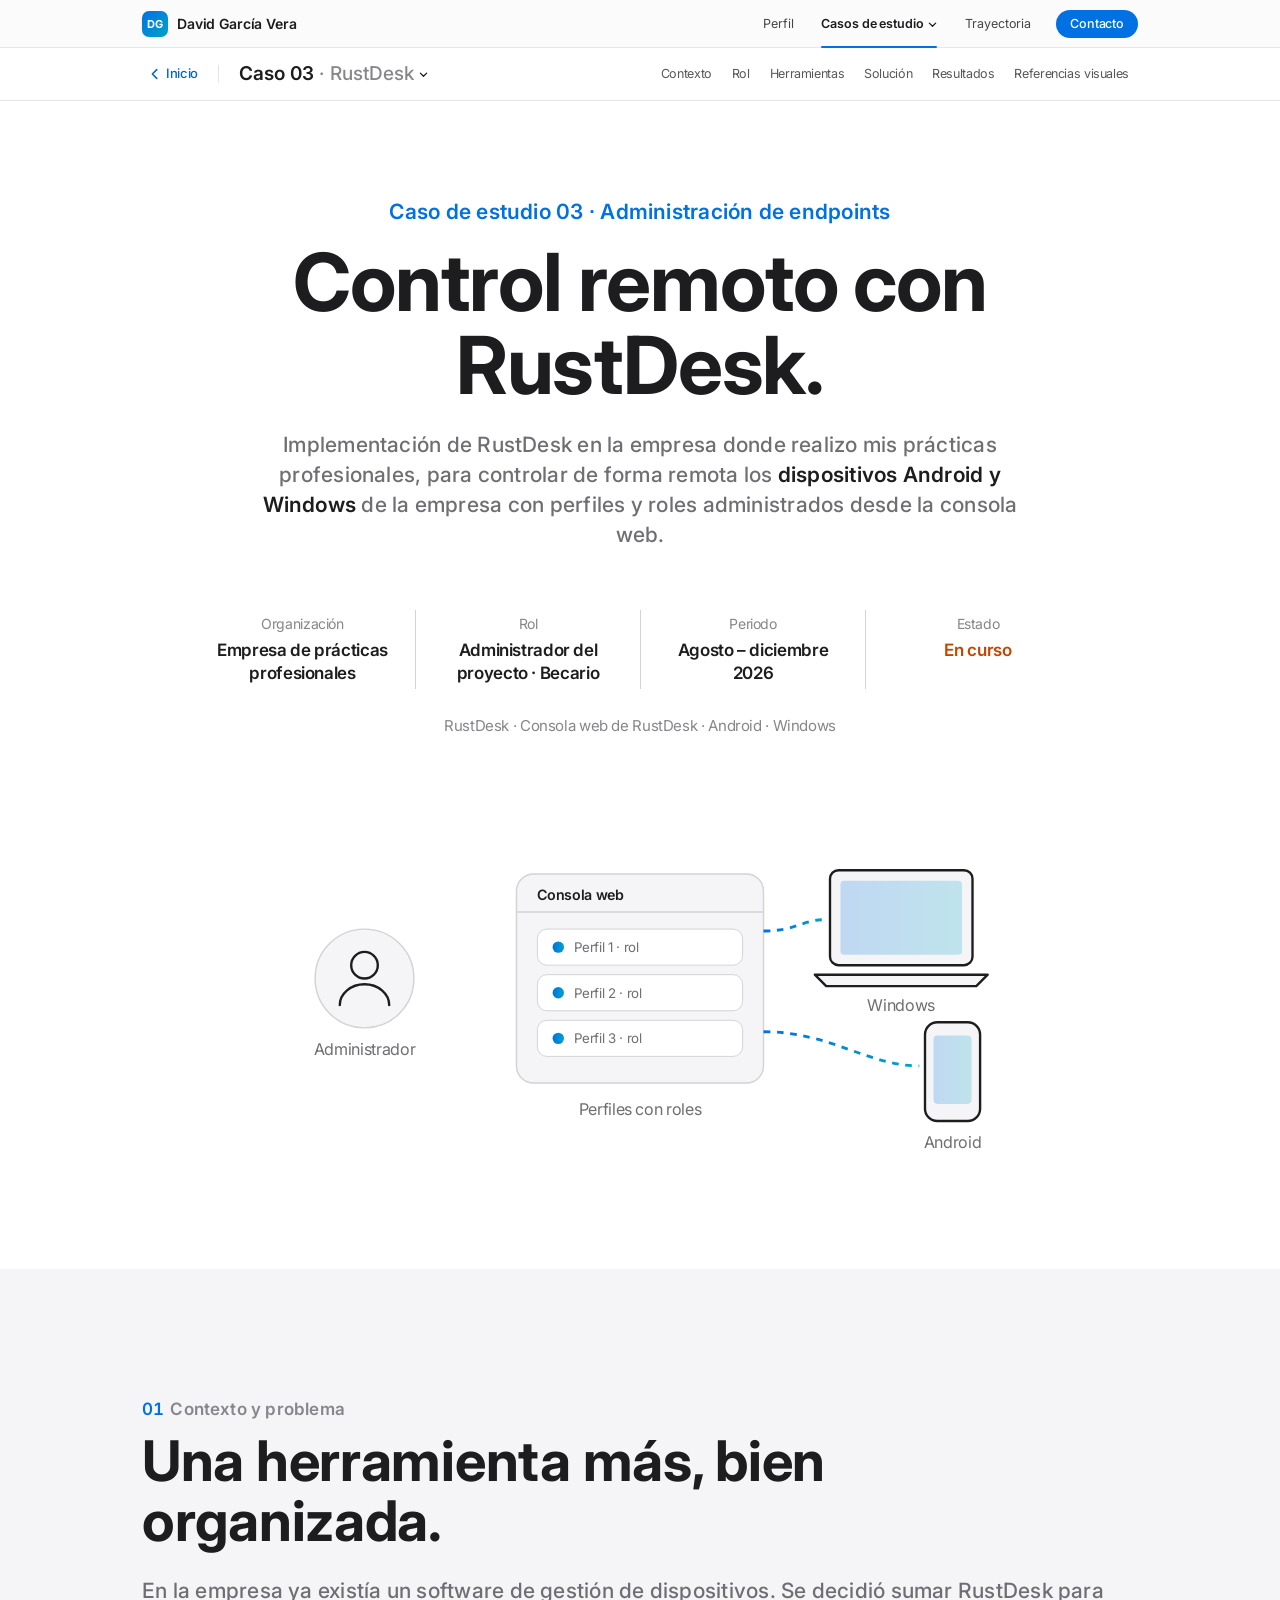
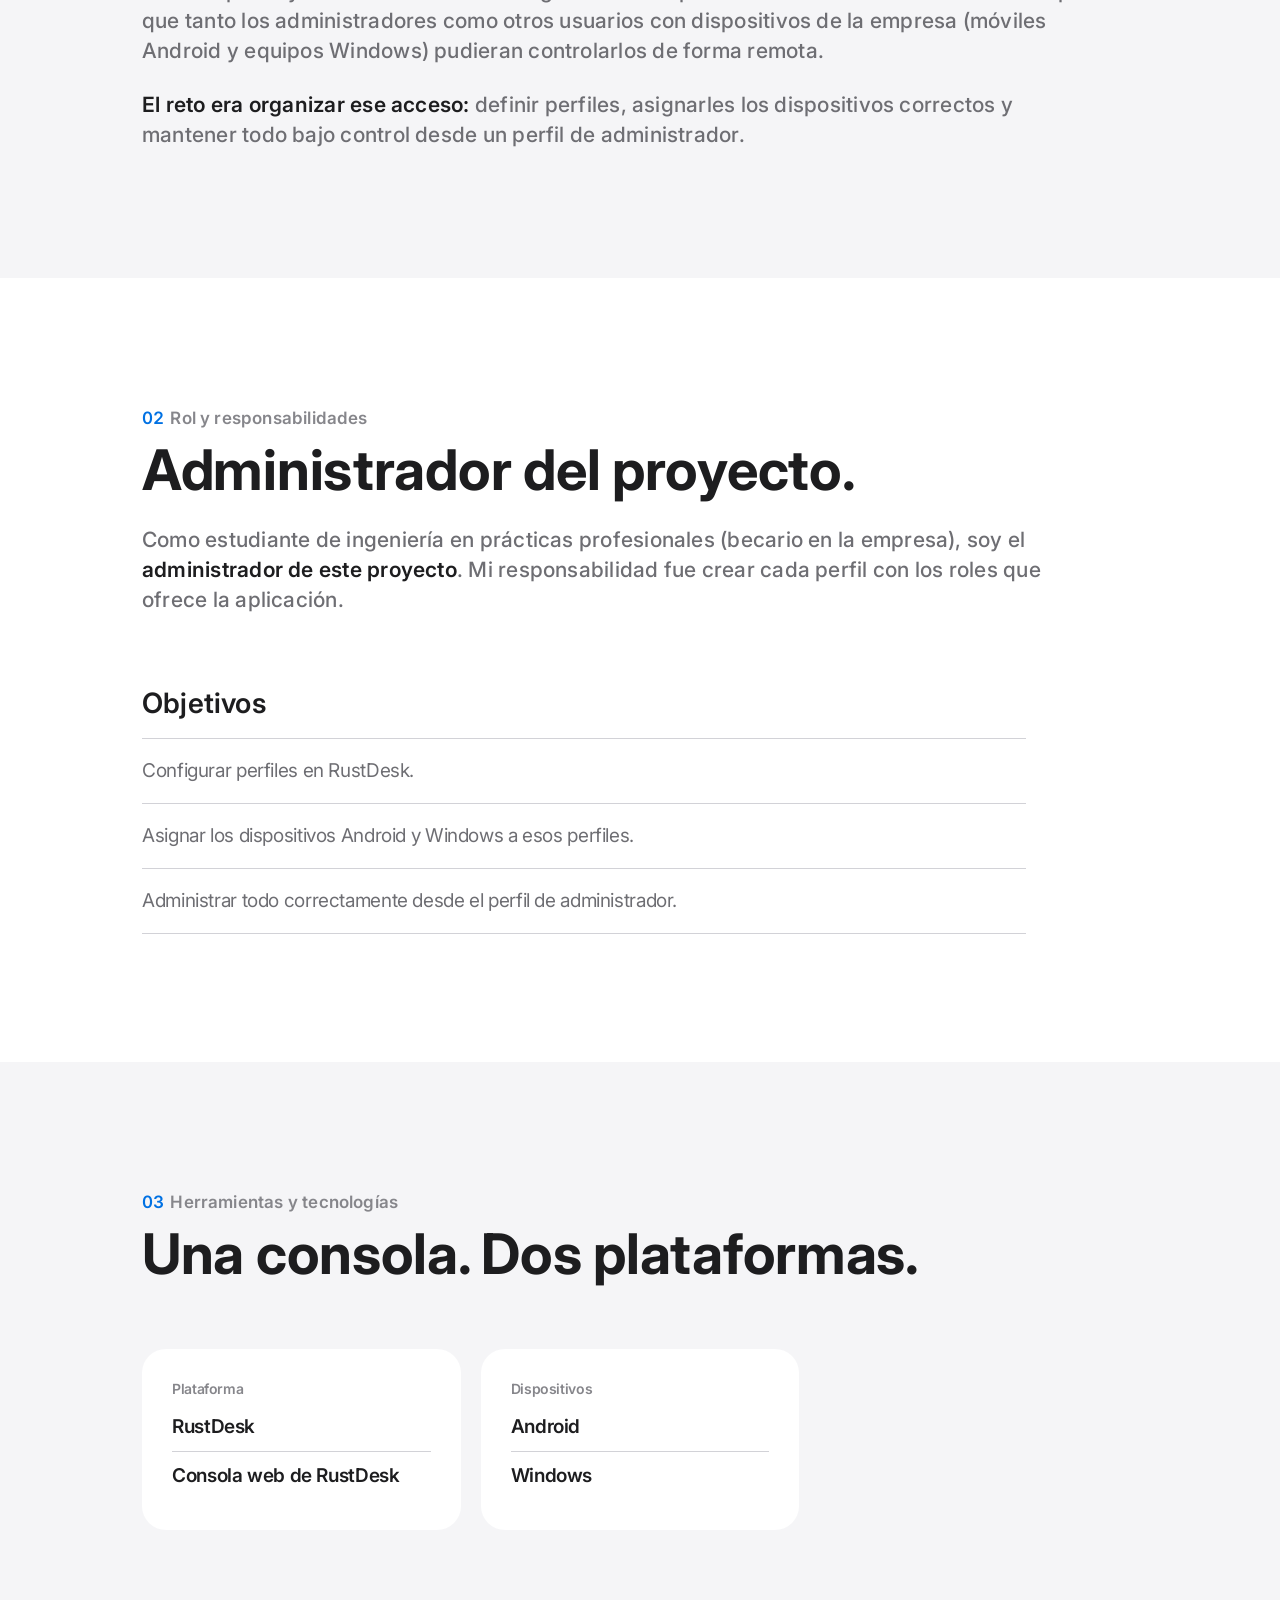
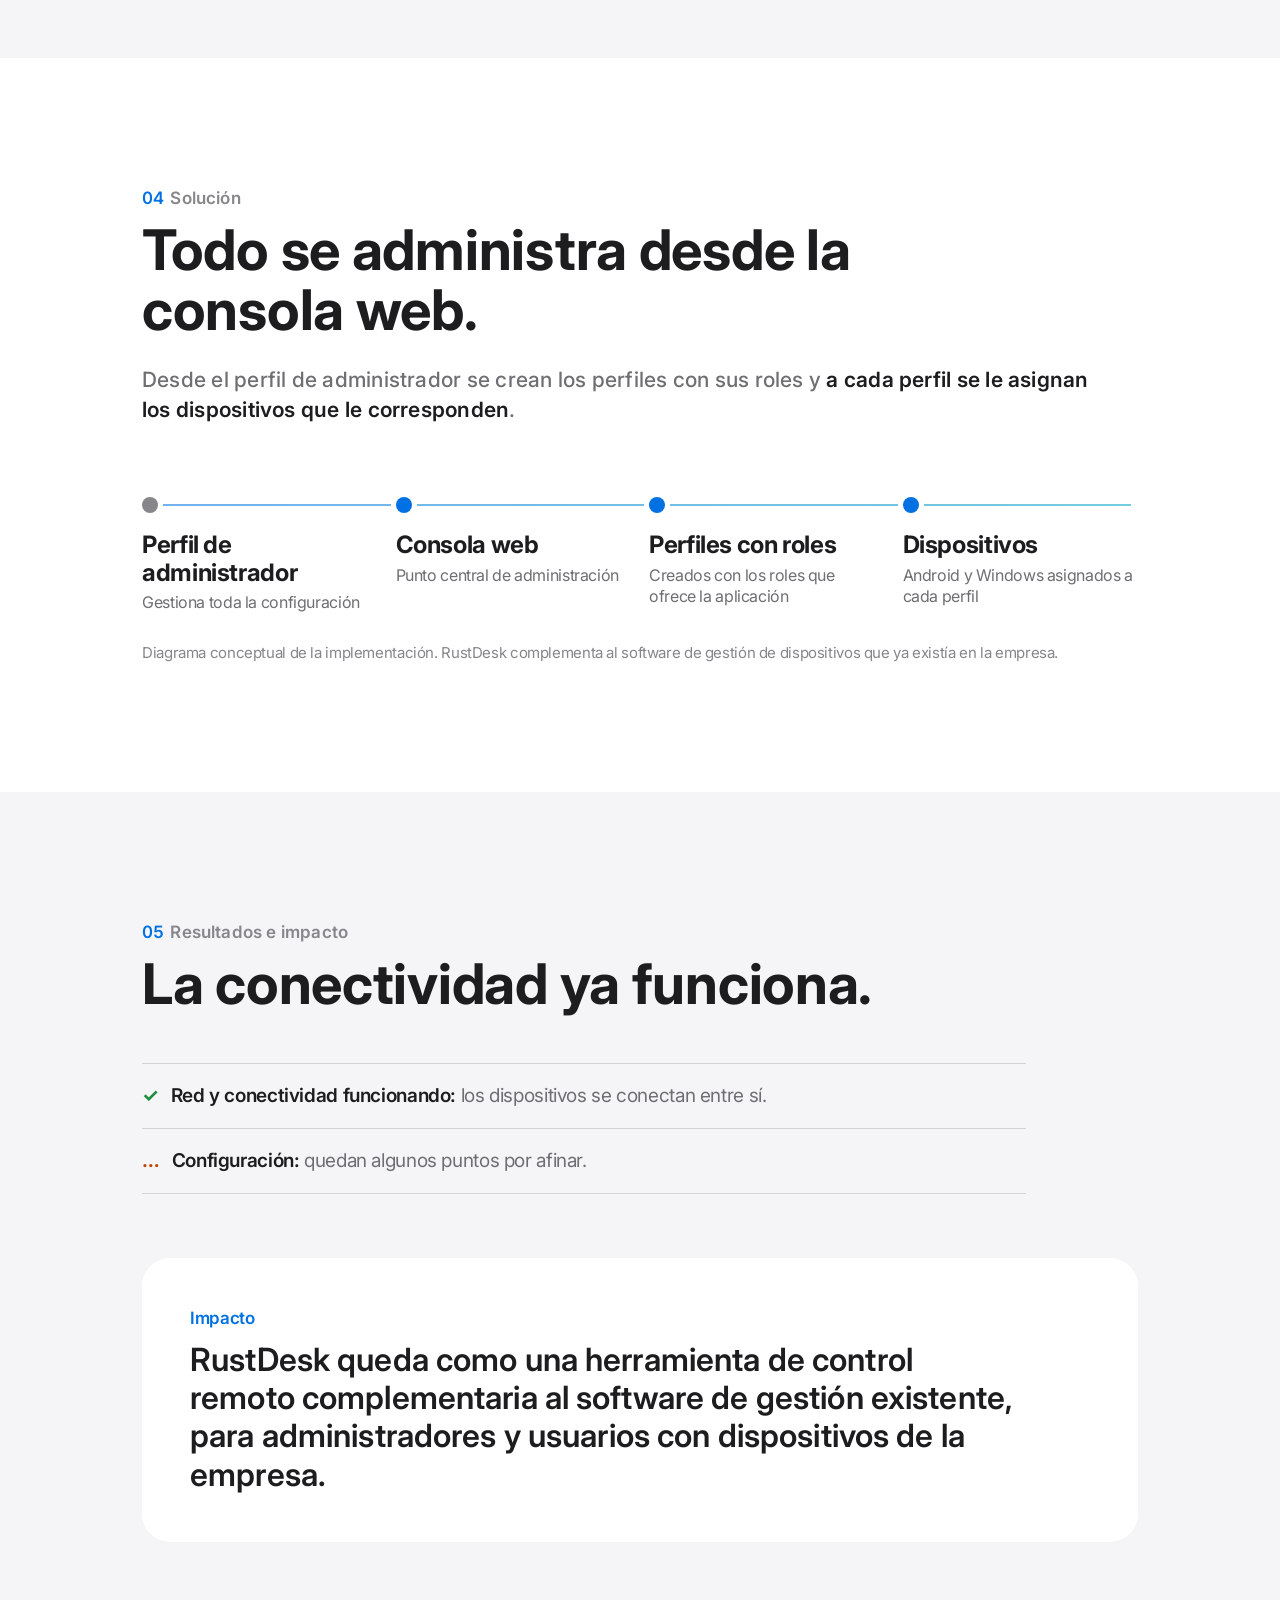
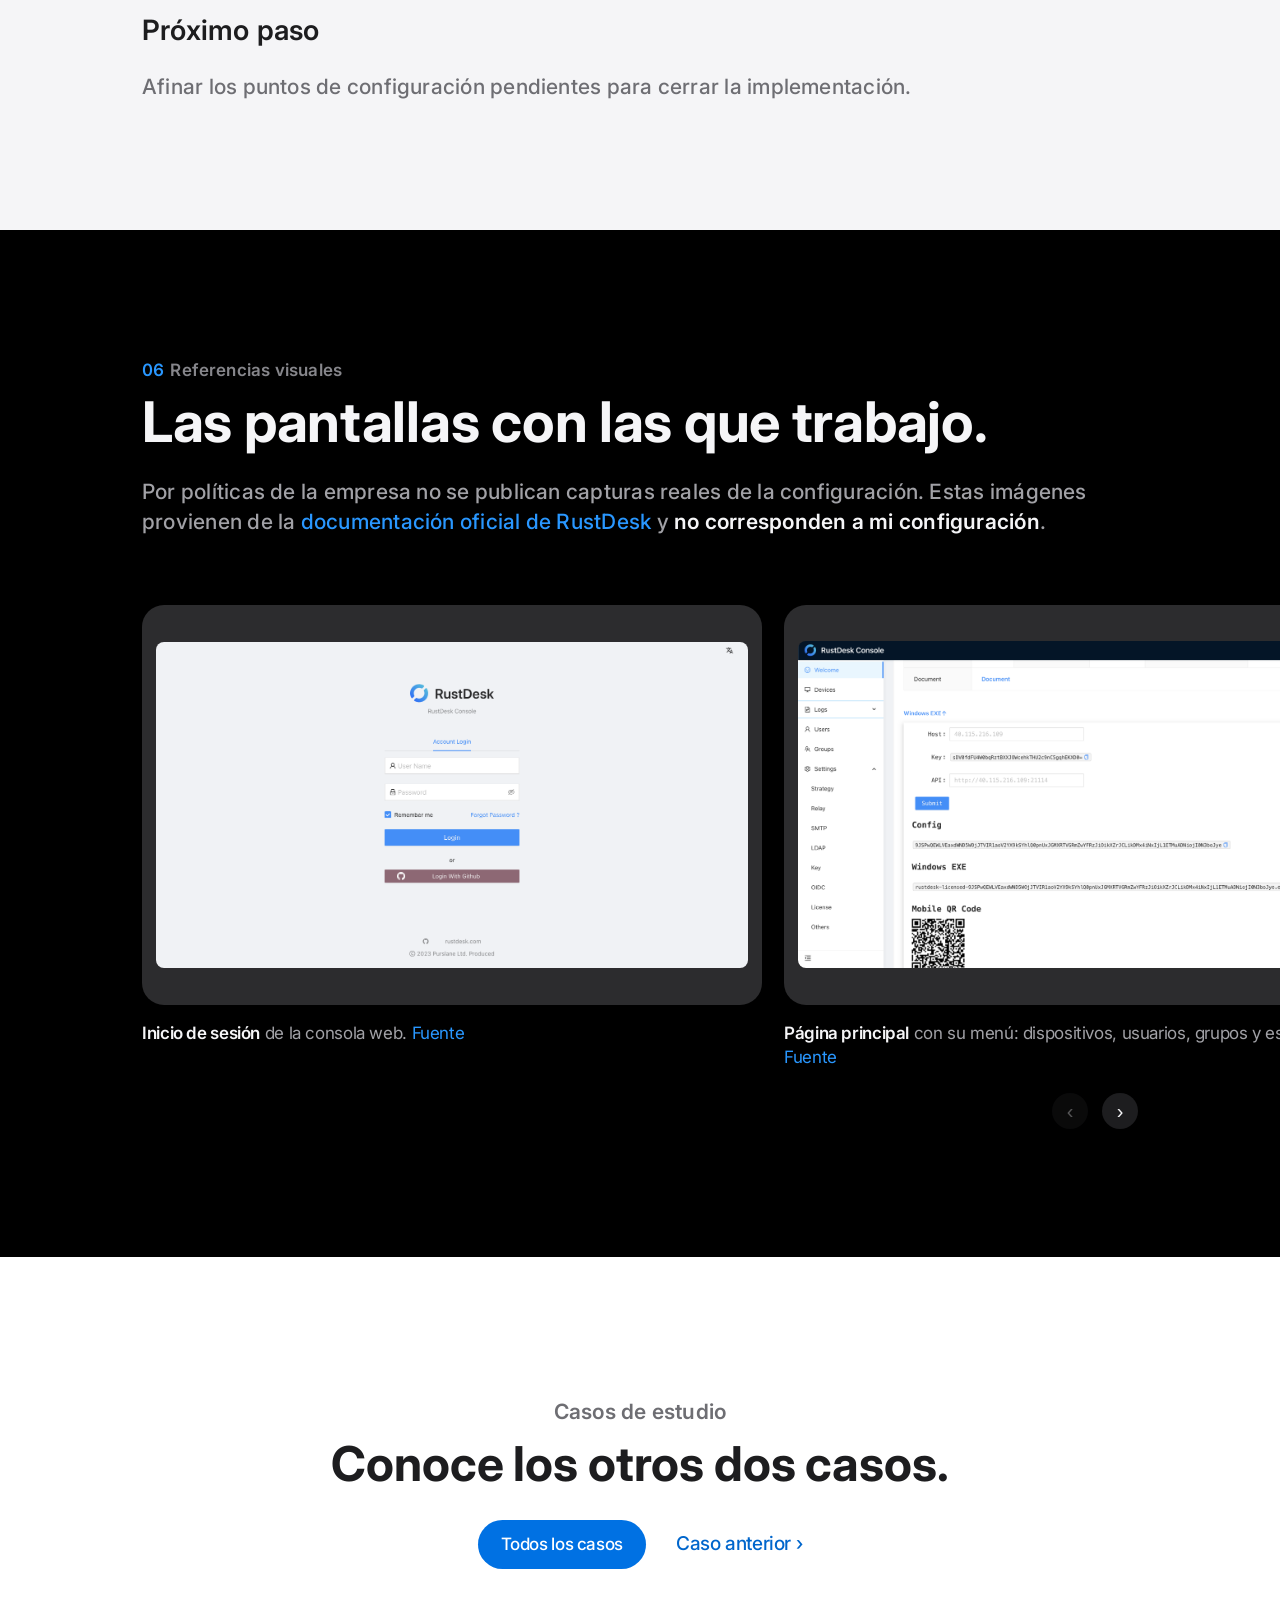
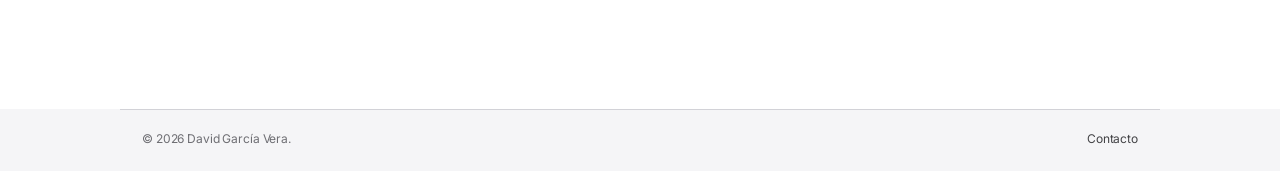
<file: proyectos/rustdesk-control-remoto.html>
<!doctype html>
<html lang="es">
<head>
  <meta charset="utf-8">
  <meta name="viewport" content="width=device-width, initial-scale=1">
  <title>Implementación de RustDesk · David García Vera</title>
  <meta name="description" content="Caso de estudio: implementación de RustDesk para el control remoto de dispositivos Android y Windows, con perfiles y roles administrados desde la consola web.">
  <meta name="theme-color" content="#ffffff" media="(prefers-color-scheme: light)">
  <meta name="theme-color" content="#000000" media="(prefers-color-scheme: dark)">
  <link rel="icon" href="../favicon.svg" type="image/svg+xml">
  <link rel="preconnect" href="https://fonts.googleapis.com">
  <link rel="preconnect" href="https://fonts.gstatic.com" crossorigin>
  <link rel="stylesheet" href="https://fonts.googleapis.com/css2?family=Inter:wght@400;500;600;700&family=JetBrains+Mono&display=swap">
  <link rel="stylesheet" href="../styles.css">
  <script>document.documentElement.classList.add('js');</script>
</head>
<body>
  <a class="skip-link" href="#contenido">Saltar al contenido</a>

  <header class="gnav gnav-static">
    <div class="gnav-inner">
      <a class="gnav-brand" href="../index.html"><span class="mark" aria-hidden="true">DG</span>David García Vera</a>
      <button class="nav-toggle" aria-expanded="false" aria-controls="nav-menu" aria-label="Abrir menú"><span></span><span></span></button>
      <nav id="nav-menu" class="gnav-links" aria-label="Principal">
        <a href="../index.html#propuesta">Perfil</a>
        <div class="menu" data-menu>
          <button class="menu-btn active" type="button" aria-expanded="false" aria-controls="menu-casos">Casos de estudio <svg class="chev" viewBox="0 0 10 10" aria-hidden="true"><path d="M1.5 3.5 5 7l3.5-3.5" fill="none" stroke="currentColor" stroke-width="1.4" stroke-linecap="round" stroke-linejoin="round"/></svg></button>
          <div class="menu-panel" id="menu-casos">
            <a href="gestion-actualizaciones-action1.html"><small>Caso 01 · Techemet</small><strong>Actualizaciones por anillos</strong></a>
            <a href="auditoria-rutas-ia.html"><small>Caso 02 · Germinate</small><strong>Auditoría de rutas con IA</strong></a>
            <a href="rustdesk-control-remoto.html" aria-current="page"><small>Caso 03 · Prácticas profesionales</small><strong>Control remoto con RustDesk</strong></a>
            <a class="menu-all" href="../index.html#casos">Ver resumen de los casos ›</a>
          </div>
        </div>
        <a href="../index.html#trayectoria">Trayectoria</a>
        <a class="gnav-cta" href="../index.html#contacto">Contacto</a>
      </nav>
    </div>
  </header>

  <nav class="lnav" aria-label="Navegación del caso">
    <div class="lnav-inner">
      <div class="lnav-left">
        <a class="lnav-back" href="../index.html"><svg viewBox="0 0 16 16" aria-hidden="true"><path d="M10 3 5 8l5 5" fill="none" stroke="currentColor" stroke-width="1.8" stroke-linecap="round" stroke-linejoin="round"/></svg>Inicio</a>
        <span class="lnav-sep" aria-hidden="true"></span>
        <div class="menu" data-menu>
          <button class="menu-btn" type="button" aria-expanded="false" aria-controls="menu-switch" aria-label="Cambiar de caso de estudio">Caso 03 <span>· RustDesk</span> <svg class="chev" viewBox="0 0 10 10" aria-hidden="true"><path d="M1.5 3.5 5 7l3.5-3.5" fill="none" stroke="currentColor" stroke-width="1.4" stroke-linecap="round" stroke-linejoin="round"/></svg></button>
          <div class="menu-panel" id="menu-switch">
            <a href="gestion-actualizaciones-action1.html"><small>Caso 01 · Techemet</small><strong>Actualizaciones por anillos</strong></a>
            <a href="auditoria-rutas-ia.html"><small>Caso 02 · Germinate</small><strong>Auditoría de rutas con IA</strong></a>
            <a href="rustdesk-control-remoto.html" aria-current="page"><small>Caso 03 · Prácticas profesionales</small><strong>Control remoto con RustDesk</strong></a>
          </div>
        </div>
      </div>
      <ol class="lnav-links" aria-label="Secciones">
        <li><a href="#contexto" data-spy-key="contexto">Contexto</a></li>
        <li><a href="#rol" data-spy-key="rol">Rol</a></li>
        <li><a href="#herramientas" data-spy-key="herramientas">Herramientas</a></li>
        <li><a href="#solucion" data-spy-key="solucion">Solución</a></li>
        <li><a href="#resultados" data-spy-key="resultados">Resultados</a></li>
        <li><a href="#referencias" data-spy-key="referencias">Referencias visuales</a></li>
      </ol>
    </div>
    <div class="progress" aria-hidden="true"><span></span></div>
  </nav>

  <main id="contenido">
    <section class="case-hero theme-light" data-section="none">
      <div class="wrap center">
        <p class="eyebrow eyebrow-accent reveal">Caso de estudio 03 · Administración de endpoints</p>
        <h1 class="display reveal">Control remoto con RustDesk.</h1>
        <p class="copy reveal">Implementación de RustDesk en la empresa donde realizo mis prácticas profesionales, para controlar de forma remota los <strong>dispositivos Android y Windows</strong> de la empresa con perfiles y roles administrados desde la consola web.</p>
        <dl class="facts reveal">
          <div><dt>Organización</dt><dd>Empresa de prácticas profesionales</dd></div>
          <div><dt>Rol</dt><dd>Administrador del proyecto · Becario</dd></div>
          <div><dt>Periodo</dt><dd>Agosto – diciembre 2026</dd></div>
          <div><dt>Estado</dt><dd class="live">En curso</dd></div>
        </dl>
        <p class="stackline reveal">RustDesk · Consola web de RustDesk · Android · Windows</p>
      </div>
      <div class="case-visual reveal">
        <div class="illustration">
          <svg viewBox="0 0 800 360" role="img" aria-label="Diagrama conceptual: el administrador gestiona perfiles con roles en la consola web de RustDesk, que se asignan a equipos Windows y dispositivos Android">
            <defs><linearGradient id="g-case" x1="0" x2="1"><stop offset="0" stop-color="#0071e3"/><stop offset="1" stop-color="#00a3c4"/></linearGradient></defs>
            <circle cx="110" cy="170" r="52" style="fill:var(--tile);stroke:var(--line)" stroke-width="1.5"/>
            <circle cx="110" cy="156" r="14" fill="none" stroke="currentColor" stroke-width="2.5"/>
            <path d="M84 198a26 22 0 0 1 52 0" fill="none" stroke="currentColor" stroke-width="2.5" stroke-linecap="round"/>
            <text x="110" y="250" text-anchor="middle" font-size="17" style="fill:var(--fg-2)">Administrador</text>
            <path d="M166 170H262" stroke="url(#g-case)" stroke-width="3" stroke-dasharray="7 7" fill="none"/>
            <rect x="270" y="60" width="260" height="220" rx="18" style="fill:var(--tile);stroke:var(--line)" stroke-width="1.5"/>
            <path d="M270 100H530" style="stroke:var(--line)" stroke-width="1.5"/>
            <text x="292" y="87" font-size="15" font-weight="600" fill="currentColor">Consola web</text>
            <g font-size="14" style="fill:var(--fg-2)">
              <rect x="292" y="118" width="216" height="38" rx="10" style="fill:var(--bg);stroke:var(--line)"/><circle cx="314" cy="137" r="6" fill="url(#g-case)"/><text x="330" y="142">Perfil 1 · rol</text>
              <rect x="292" y="166" width="216" height="38" rx="10" style="fill:var(--bg);stroke:var(--line)"/><circle cx="314" cy="185" r="6" fill="url(#g-case)"/><text x="330" y="190">Perfil 2 · rol</text>
              <rect x="292" y="214" width="216" height="38" rx="10" style="fill:var(--bg);stroke:var(--line)"/><circle cx="314" cy="233" r="6" fill="url(#g-case)"/><text x="330" y="238">Perfil 3 · rol</text>
            </g>
            <text x="400" y="314" text-anchor="middle" font-size="17" style="fill:var(--fg-2)">Perfiles con roles</text>
            <path d="M530 120C565 120 570 108 596 108" stroke="url(#g-case)" stroke-width="3" stroke-dasharray="7 7" fill="none"/>
            <path d="M530 226C600 226 640 262 694 262" stroke="url(#g-case)" stroke-width="3" stroke-dasharray="7 7" fill="none"/>
            <rect x="600" y="56" width="150" height="100" rx="9" style="fill:var(--tile)" stroke="currentColor" stroke-width="2.5"/>
            <rect x="611" y="67" width="128" height="78" rx="4" fill="url(#g-case)" opacity=".22"/>
            <path d="M584 166h182l-12 12H596z" style="fill:var(--tile)" stroke="currentColor" stroke-width="2.5" stroke-linejoin="round"/>
            <text x="675" y="204" text-anchor="middle" font-size="17" style="fill:var(--fg-2)">Windows</text>
            <rect x="700" y="216" width="58" height="104" rx="13" style="fill:var(--tile)" stroke="currentColor" stroke-width="2.5"/>
            <rect x="709" y="230" width="40" height="72" rx="4" fill="url(#g-case)" opacity=".22"/>
            <text x="729" y="348" text-anchor="middle" font-size="17" style="fill:var(--fg-2)">Android</text>
          </svg>
        </div>
      </div>
    </section>

    <section id="contexto" class="chapter theme-gray">
      <div class="wrap">
        <p class="chapter-label reveal"><b>01</b>Contexto y problema</p>
        <h2 class="chapter-title reveal">Una herramienta más, bien organizada.</h2>
        <p class="copy reveal">En la empresa ya existía un software de gestión de dispositivos. Se decidió sumar RustDesk para que tanto los administradores como otros usuarios con dispositivos de la empresa (móviles Android y equipos Windows) pudieran controlarlos de forma remota.</p>
        <p class="copy reveal"><strong>El reto era organizar ese acceso:</strong> definir perfiles, asignarles los dispositivos correctos y mantener todo bajo control desde un perfil de administrador.</p>
      </div>
    </section>

    <section id="rol" class="chapter theme-light">
      <div class="wrap">
        <p class="chapter-label reveal"><b>02</b>Rol y responsabilidades</p>
        <h2 class="chapter-title reveal">Administrador del proyecto.</h2>
        <p class="copy reveal">Como estudiante de ingeniería en prácticas profesionales (becario en la empresa), soy el <strong>administrador de este proyecto</strong>. Mi responsabilidad fue crear cada perfil con los roles que ofrece la aplicación.</p>
        <h3 class="sub reveal">Objetivos</h3>
        <ul class="points reveal">
          <li>Configurar perfiles en RustDesk.</li>
          <li>Asignar los dispositivos Android y Windows a esos perfiles.</li>
          <li>Administrar todo correctamente desde el perfil de administrador.</li>
        </ul>
      </div>
    </section>

    <section id="herramientas" class="chapter theme-gray">
      <div class="wrap">
        <p class="chapter-label reveal"><b>03</b>Herramientas y tecnologías</p>
        <h2 class="chapter-title reveal">Una consola. Dos plataformas.</h2>
        <div class="tool-cols">
          <div class="tool-col reveal">
            <h3>Plataforma</h3>
            <ul><li>RustDesk</li><li>Consola web de RustDesk</li></ul>
          </div>
          <div class="tool-col reveal">
            <h3>Dispositivos</h3>
            <ul><li>Android</li><li>Windows</li></ul>
          </div>
        </div>
      </div>
    </section>

    <section id="solucion" class="chapter theme-light">
      <div class="wrap">
        <p class="chapter-label reveal"><b>04</b>Solución</p>
        <h2 class="chapter-title reveal">Todo se administra desde la consola web.</h2>
        <p class="copy reveal">Desde el perfil de administrador se crean los perfiles con sus roles y <strong>a cada perfil se le asignan los dispositivos que le corresponden</strong>.</p>
        <ol class="track reveal" style="--n:4" aria-label="Flujo de administración">
          <li class="muted"><p class="t-name">Perfil de administrador</p><p class="t-who">Gestiona toda la configuración</p></li>
          <li><p class="t-name">Consola web</p><p class="t-who">Punto central de administración</p></li>
          <li><p class="t-name">Perfiles con roles</p><p class="t-who">Creados con los roles que ofrece la aplicación</p></li>
          <li><p class="t-name">Dispositivos</p><p class="t-who">Android y Windows asignados a cada perfil</p></li>
        </ol>
        <p class="track-caption reveal">Diagrama conceptual de la implementación. RustDesk complementa al software de gestión de dispositivos que ya existía en la empresa.</p>
      </div>
    </section>

    <section id="resultados" class="chapter theme-gray">
      <div class="wrap">
        <p class="chapter-label reveal"><b>05</b>Resultados e impacto</p>
        <h2 class="chapter-title reveal">La conectividad ya funciona.</h2>
        <ul class="points points-ok reveal">
          <li><strong>Red y conectividad funcionando:</strong> los dispositivos se conectan entre sí.</li>
          <li class="todo"><strong>Configuración:</strong> quedan algunos puntos por afinar.</li>
        </ul>
        <div class="statement reveal">
          <p class="statement-label">Impacto</p>
          <p>RustDesk queda como una herramienta de control remoto complementaria al software de gestión existente, para administradores y usuarios con dispositivos de la empresa.</p>
        </div>
        <h3 class="sub reveal">Próximo paso</h3>
        <p class="copy reveal">Afinar los puntos de configuración pendientes para cerrar la implementación.</p>
      </div>
    </section>

    <section id="referencias" class="chapter theme-dark">
      <div class="wrap">
        <p class="chapter-label reveal"><b>06</b>Referencias visuales</p>
        <h2 class="chapter-title reveal">Las pantallas con las que trabajo.</h2>
        <p class="copy reveal">Por políticas de la empresa no se publican capturas reales de la configuración. Estas imágenes provienen de la <a href="https://rustdesk.com/docs" target="_blank" rel="noopener">documentación oficial de RustDesk</a> y <strong>no corresponden a mi configuración</strong>.</p>
      </div>
      <div class="scroller-wrap reveal" data-scroller>
        <div class="scroller">
          <figure class="slide">
            <button class="zoom" type="button"><img src="../assets/rustdesk/console-login.png" width="2880" height="1586" loading="lazy" alt="Pantalla de inicio de sesión de la consola web de RustDesk"></button>
            <figcaption><strong>Inicio de sesión</strong> de la consola web. <a href="https://rustdesk.com/docs/en/self-host/rustdesk-server-pro/console/" target="_blank" rel="noopener">Fuente</a></figcaption>
          </figure>
          <figure class="slide">
            <button class="zoom" type="button"><img src="../assets/rustdesk/console-home.png" width="2880" height="1589" loading="lazy" alt="Página principal de la consola web de RustDesk con el menú lateral"></button>
            <figcaption><strong>Página principal</strong> con su menú: dispositivos, usuarios, grupos y estrategias. <a href="https://rustdesk.com/docs/en/self-host/rustdesk-server-pro/console/" target="_blank" rel="noopener">Fuente</a></figcaption>
          </figure>
          <figure class="slide">
            <button class="zoom" type="button"><img src="../assets/rustdesk/strategy_menu.png" width="192" height="304" loading="lazy" alt="Menú de opciones de una estrategia en la consola de RustDesk"></button>
            <figcaption><strong>Menú de una estrategia:</strong> editar dispositivos, usuarios y grupos de dispositivos. <a href="https://rustdesk.com/docs/en/self-host/rustdesk-server-pro/strategy/" target="_blank" rel="noopener">Fuente</a></figcaption>
          </figure>
          <figure class="slide">
            <button class="zoom" type="button"><img src="../assets/rustdesk/edit_devices.png" width="1154" height="629" loading="lazy" alt="Diálogo para agregar o quitar dispositivos de una estrategia"></button>
            <figcaption><strong>Asignar dispositivos</strong> a una estrategia. <a href="https://rustdesk.com/docs/en/self-host/rustdesk-server-pro/strategy/" target="_blank" rel="noopener">Fuente</a></figcaption>
          </figure>
          <figure class="slide">
            <button class="zoom" type="button"><img src="../assets/rustdesk/edit_users.png" width="1149" height="439" loading="lazy" alt="Diálogo para asignar usuarios a una estrategia"></button>
            <figcaption><strong>Asignar usuarios</strong> a una estrategia. <a href="https://rustdesk.com/docs/en/self-host/rustdesk-server-pro/strategy/" target="_blank" rel="noopener">Fuente</a></figcaption>
          </figure>
          <figure class="slide">
            <button class="zoom" type="button"><img src="../assets/rustdesk/edit_device_groups.png" width="1154" height="495" loading="lazy" alt="Diálogo para asignar grupos de dispositivos a una estrategia"></button>
            <figcaption><strong>Asignar grupos de dispositivos</strong> a una estrategia. <a href="https://rustdesk.com/docs/en/self-host/rustdesk-server-pro/strategy/" target="_blank" rel="noopener">Fuente</a></figcaption>
          </figure>
          <figure class="slide">
            <button class="zoom" type="button"><img src="../assets/rustdesk/admin-role-create-permission.png" width="961" height="643" loading="lazy" alt="Creación de un rol de administrador seleccionando permisos"></button>
            <figcaption><strong>Crear un rol de administrador</strong> (Admin Role) y elegir sus permisos. <a href="https://rustdesk.com/docs/en/self-host/rustdesk-server-pro/admin-role/" target="_blank" rel="noopener">Fuente</a></figcaption>
          </figure>
          <figure class="slide">
            <button class="zoom" type="button"><img src="../assets/rustdesk/control-role-create-permission.png" width="640" height="668" loading="lazy" alt="Creación de un rol de control con permisos de sesión remota"></button>
            <figcaption><strong>Crear un rol de control</strong> (Control Role) con permisos de la sesión remota. <a href="https://rustdesk.com/docs/en/self-host/rustdesk-server-pro/control-role/" target="_blank" rel="noopener">Fuente</a></figcaption>
          </figure>
        </div>
        <div class="scroller-nav">
          <button type="button" data-dir="-1" aria-label="Anterior">‹</button>
          <button type="button" data-dir="1" aria-label="Siguiente">›</button>
        </div>
      </div>
    </section>

    <section class="block next-case theme-light" data-section="none">
      <div class="wrap center">
        <p class="eyebrow reveal">Casos de estudio</p>
        <h2 class="title reveal">Conoce los otros dos casos.</h2>
        <div class="ctas reveal">
          <a class="pill" href="../index.html#casos">Todos los casos</a>
          <a class="more" href="auditoria-rutas-ia.html">Caso anterior</a>
        </div>
      </div>
    </section>
  </main>

  <footer class="footer">
    <div class="footer-inner">
      <p>© 2026 David García Vera.</p>
      <p><a href="../index.html#contacto">Contacto</a></p>
    </div>
  </footer>

  <dialog class="lightbox" aria-label="Imagen ampliada">
    <button class="lightbox-close" type="button" aria-label="Cerrar">×</button>
    <img alt="">
    <p class="lightbox-caption"></p>
  </dialog>

  <script src="../script.js"></script>
</body>
</html>
</file>
<file: styles.css>
/* =========================================================
   Portafolio - David García Vera
   ========================================================= */

:root {
  --font: -apple-system, BlinkMacSystemFont, "SF Pro Display", "SF Pro Text", "Inter", "Segoe UI", Roboto, "Helvetica Neue", Arial, sans-serif;
  --mono: "SF Mono", "JetBrains Mono", ui-monospace, Menlo, Consolas, monospace;
  --max: 1040px;
  --narrow: 820px;
  --ease: cubic-bezier(.2, .7, .2, 1);
  --chart-muted: #8a93a3;
  color-scheme: light;
}

/* Temas por sección */
body, .theme-light {
  --bg: #ffffff; --fg: #1d1d1f; --fg-2: #6e6e73; --fg-3: #86868b; --line: #d2d2d7;
  --tile: #f5f5f7; --link: #0066cc; --g1: #0071e3; --g2: #00a3c4; --frame: #1d1d1f;
}
.theme-gray {
  --bg: #f5f5f7; --fg: #1d1d1f; --fg-2: #6e6e73; --fg-3: #86868b; --line: #d2d2d7;
  --tile: #ffffff; --link: #0066cc; --g1: #0071e3; --g2: #00a3c4; --frame: #1d1d1f;
}
.theme-dark {
  --bg: #000000; --fg: #f5f5f7; --fg-2: #a1a1a6; --fg-3: #86868b; --line: #424245;
  --tile: #1d1d1f; --link: #2997ff; --g1: #2997ff; --g2: #5ac8fa; --frame: #2c2c2e;
  --chart-muted: #6f7888;
}

@media (prefers-color-scheme: dark) {
  :root { color-scheme: dark; }
  body, .theme-light {
    --bg: #000000; --fg: #f5f5f7; --fg-2: #a1a1a6; --fg-3: #86868b; --line: #424245;
    --tile: #1d1d1f; --link: #2997ff; --g1: #2997ff; --g2: #5ac8fa; --frame: #2c2c2e; --chart-muted: #6f7888;
  }
  .theme-gray {
    --bg: #161617; --fg: #f5f5f7; --fg-2: #a1a1a6; --fg-3: #86868b; --line: #424245;
    --tile: #000000; --link: #2997ff; --g1: #2997ff; --g2: #5ac8fa; --frame: #2c2c2e; --chart-muted: #6f7888;
  }
}

*, *::before, *::after { box-sizing: border-box; }
html { scroll-behavior: smooth; scroll-padding-top: 64px; -webkit-text-size-adjust: 100%; }
body {
  margin: 0; background: var(--bg); color: var(--fg);
  font-family: var(--font); font-size: 17px; line-height: 1.47; letter-spacing: -.022em;
  -webkit-font-smoothing: antialiased;
}
img { max-width: 100%; height: auto; display: block; }
a { color: var(--link); text-decoration: none; }
a:hover { text-decoration: underline; text-underline-offset: 3px; }
:focus-visible { outline: 2px solid var(--g1); outline-offset: 3px; border-radius: 6px; }
h1, h2, h3, h4, p { margin: 0; }

section, .theme-light, .theme-gray, .theme-dark { background: var(--bg); color: var(--fg); }

.wrap { max-width: var(--max); margin: 0 auto; padding: 0 22px; }
.wrap-narrow { max-width: var(--narrow); margin: 0 auto; padding: 0 22px; }
.center { text-align: center; }

.skip-link { position: absolute; left: -999px; top: 8px; z-index: 200; background: #0071e3; color: #fff; padding: 8px 14px; border-radius: 980px; }
.skip-link:focus { left: 8px; }

/* ---------- Tipografía ---------- */
.grad {
  background: linear-gradient(90deg, var(--g1), var(--g2));
  -webkit-background-clip: text; background-clip: text; color: transparent;
}
.eyebrow { font-size: clamp(17px, 2vw, 21px); font-weight: 600; letter-spacing: .011em; color: var(--fg-2); }
.eyebrow-accent { color: var(--g1); }
.display { font-size: clamp(44px, 8.2vw, 96px); line-height: 1.04; font-weight: 700; letter-spacing: -.015em; }
.headline { font-size: clamp(36px, 5.6vw, 64px); line-height: 1.06; font-weight: 700; letter-spacing: -.009em; }
.title { font-size: clamp(28px, 3.8vw, 48px); line-height: 1.08; font-weight: 700; letter-spacing: -.003em; }
.subhead { font-size: clamp(19px, 2.2vw, 24px); line-height: 1.33; font-weight: 600; letter-spacing: .009em; }
.copy { font-size: clamp(17px, 1.8vw, 21px); line-height: 1.43; color: var(--fg-2); font-weight: 500; letter-spacing: .011em; max-width: 46em; }
.copy strong, .copy b { color: var(--fg); font-weight: 600; }
.copy + .copy { margin-top: 1em; }
.small { font-size: 14px; color: var(--fg-3); letter-spacing: -.016em; }

/* ---------- Enlaces y botones ---------- */
.ctas { display: flex; flex-wrap: wrap; align-items: center; justify-content: center; gap: 18px 30px; margin-top: 30px; }
.pill {
  display: inline-block; padding: 12px 23px; border-radius: 980px; background: #0071e3; color: #fff;
  font-size: 17px; font-weight: 500; letter-spacing: -.022em; transition: background .2s ease;
}
.pill:hover { background: #0077ed; text-decoration: none; }
.more { font-size: clamp(17px, 1.8vw, 19px); font-weight: 500; }
.more::after { content: " ›"; font-weight: 500; }

/* ---------- Navegación global ---------- */
.gnav {
  --nav-bg: rgba(250, 250, 252, .82); --nav-fg: #1d1d1f; --nav-fg-2: rgba(0, 0, 0, .72); --nav-line: rgba(0, 0, 0, .08);
  --panel-bg: rgba(250, 250, 252, .97); --panel-hover: rgba(0, 0, 0, .05); --panel-solid: #fbfbfd;
  position: sticky; top: 0; z-index: 100; height: 48px;
  background: var(--nav-bg); backdrop-filter: saturate(180%) blur(20px); -webkit-backdrop-filter: saturate(180%) blur(20px);
  border-bottom: 1px solid var(--nav-line);
}
.gnav-static { position: relative; }
.gnav-inner { max-width: var(--max); height: 48px; margin: 0 auto; padding: 0 22px; display: flex; align-items: center; justify-content: space-between; gap: 20px; }
.gnav-brand { display: inline-flex; align-items: center; gap: 9px; color: var(--nav-fg); font-size: 14px; font-weight: 600; letter-spacing: -.01em; white-space: nowrap; }
.gnav-brand:hover { text-decoration: none; }
.mark {
  display: grid; place-items: center; width: 26px; height: 26px; border-radius: 7px;
  background: linear-gradient(135deg, #0071e3, #00a3c4); color: #fff; font-size: 11px; font-weight: 700; letter-spacing: .02em;
}
.gnav-links { display: flex; align-items: center; gap: 6px; }
.gnav-links > a, .menu-btn {
  position: relative; display: inline-flex; align-items: center; gap: 5px; height: 32px; padding: 0 11px; border-radius: 8px;
  color: var(--nav-fg-2); font: inherit; font-size: 12.5px; letter-spacing: -.01em; background: none; border: 0; cursor: pointer;
}
.gnav-links > a:hover, .menu-btn:hover, .menu.open .menu-btn { color: var(--nav-fg); background: var(--panel-hover); text-decoration: none; }
.gnav-links > a.active, .menu-btn.active { color: var(--nav-fg); font-weight: 600; }
.gnav-links > a.active::after, .menu-btn.active::after {
  content: ""; position: absolute; left: 11px; right: 11px; bottom: -8px; height: 2px; border-radius: 2px; background: #0071e3;
}
.gnav-links > .gnav-cta { margin-left: 8px; height: 28px; padding: 0 14px; border-radius: 980px; background: #0071e3; color: #fff; font-weight: 500; }
.gnav-links > .gnav-cta:hover { background: #0077ed; color: #fff; }
.gnav-links > .gnav-cta.active::after { display: none; }
.chev { width: 9px; height: 9px; transition: transform .25s var(--ease); }
.menu.open .chev { transform: rotate(180deg); }

/* Menús desplegables (casos) */
.menu { position: relative; }
.menu-panel {
  display: none; position: absolute; top: calc(100% + 10px); left: 50%; transform: translateX(-50%); z-index: 120;
  width: 300px; padding: 8px; border-radius: 16px;
  background: var(--panel-solid);
  border: 1px solid var(--nav-line); box-shadow: 0 18px 44px rgba(0, 0, 0, .16);
}
.menu.open .menu-panel { display: block; animation: drop .22s var(--ease); }
@keyframes drop { from { opacity: 0; transform: translateX(-50%) translateY(-6px); } to { opacity: 1; transform: translateX(-50%); } }
.menu-panel a { display: block; padding: 10px 12px; border-radius: 10px; color: var(--nav-fg); }
.menu-panel a:hover, .menu-panel a:focus-visible { background: var(--panel-hover); text-decoration: none; }
.menu-panel small { display: block; font-size: 11.5px; color: #86868b; letter-spacing: 0; }
.menu-panel strong { display: block; margin-top: 1px; font-size: 14.5px; font-weight: 600; letter-spacing: -.01em; }
.menu-panel a[aria-current="page"] { background: var(--panel-hover); }
.menu-panel a[aria-current="page"] small::after { content: " · estás aquí"; color: #0071e3; }
.menu-panel .menu-all { margin-top: 4px; padding-top: 12px; border-top: 1px solid var(--nav-line); border-radius: 0 0 10px 10px; font-size: 13px; color: #0066cc; }

.nav-toggle { display: none; width: 44px; height: 44px; margin-right: -12px; border: 0; background: none; cursor: pointer; }
.nav-toggle span { display: block; width: 17px; height: 1.5px; margin: 5px auto; background: var(--nav-fg); transition: transform .3s var(--ease); }
.nav-toggle[aria-expanded="true"] span:first-child { transform: translateY(3.25px) rotate(45deg); }
.nav-toggle[aria-expanded="true"] span:last-child { transform: translateY(-3.25px) rotate(-45deg); }

@media (prefers-color-scheme: dark) {
  .gnav, .lnav {
    --nav-bg: rgba(22, 22, 23, .82); --nav-fg: #f5f5f7; --nav-fg-2: rgba(255, 255, 255, .72); --nav-line: rgba(255, 255, 255, .1);
    --panel-bg: rgba(29, 29, 31, .97); --panel-hover: rgba(255, 255, 255, .08); --panel-solid: #161617;
  }
  .menu-panel a[aria-current="page"] small::after { color: #2997ff; }
  .menu-panel .menu-all { color: #2997ff; }
}

@media (max-width: 760px) {
  .nav-toggle { display: block; }
  .gnav-links {
    display: none; position: absolute; top: 48px; left: 0; right: 0; height: calc(100vh - 48px); height: calc(100dvh - 48px); z-index: 99;
    flex-direction: column; align-items: stretch; gap: 2px; padding: 20px 32px 40px; overflow-y: auto;
    background: var(--panel-solid);
  }
  .gnav-links.open { display: flex; }
  .gnav-links > a, .gnav-links .menu-btn { height: auto; padding: 8px 0; font-size: 26px; font-weight: 600; color: var(--nav-fg); background: none; border-radius: 0; }
  .gnav-links > a.active::after, .gnav-links .menu-btn.active::after, .gnav-links .chev { display: none; }
  .gnav-links .menu-btn { pointer-events: none; }
  .gnav-links .menu-panel { display: block; position: static; transform: none; width: auto; margin: 2px 0 10px; padding: 0; border: 0; box-shadow: none; background: none; backdrop-filter: none; animation: none; }
  .gnav-links .menu-panel a { padding: 8px 0 8px 2px; }
  .gnav-links .menu-panel strong { font-size: 17px; }
  .gnav-links > .gnav-cta { align-self: flex-start; margin: 18px 0 0; height: auto; padding: 10px 22px; font-size: 17px; }
}

/* ---------- Navegación local (casos) ---------- */
.lnav {
  --nav-bg: rgba(255, 255, 255, .8); --nav-fg: #1d1d1f; --nav-fg-2: rgba(0, 0, 0, .66); --nav-line: rgba(0, 0, 0, .1);
  --panel-bg: rgba(250, 250, 252, .97); --panel-hover: rgba(0, 0, 0, .05); --panel-solid: #fbfbfd;
  position: sticky; top: 0; z-index: 90;
  background: var(--nav-bg); backdrop-filter: saturate(180%) blur(20px); -webkit-backdrop-filter: saturate(180%) blur(20px);
  border-bottom: 1px solid var(--nav-line);
}
.lnav-inner { max-width: var(--max); min-height: 52px; margin: 0 auto; padding: 0 22px; display: flex; align-items: center; justify-content: space-between; gap: 24px; }
.lnav-left { display: flex; align-items: center; gap: 6px; min-width: 0; }
.lnav-back {
  display: inline-flex; align-items: center; gap: 4px; height: 30px; padding: 0 10px 0 6px; border-radius: 8px;
  color: #0066cc; font-size: 13px; font-weight: 500; white-space: nowrap;
}
.lnav-back:hover { background: var(--panel-hover); text-decoration: none; }
.lnav-back svg { width: 14px; height: 14px; }
.lnav-sep { width: 1px; height: 18px; background: var(--nav-line); margin: 0 4px; }
.lnav .menu-btn { height: 34px; padding: 0 10px; font-size: 19px; font-weight: 600; color: var(--nav-fg); letter-spacing: .005em; }
.lnav .menu-btn span { color: #86868b; font-weight: 500; }
.lnav .menu-panel { left: 0; transform: none; }
.lnav .menu.open .menu-panel { animation: drop-left .22s var(--ease); }
@keyframes drop-left { from { opacity: 0; transform: translateY(-6px); } to { opacity: 1; transform: none; } }
.lnav-links { list-style: none; margin: 0; padding: 0; display: flex; gap: 2px; overflow-x: auto; scrollbar-width: none; }
.lnav-links::-webkit-scrollbar { display: none; }
.lnav-links a { position: relative; display: block; padding: 7px 9px; border-radius: 8px; color: var(--nav-fg-2); font-size: 12.5px; white-space: nowrap; }
.lnav-links a:hover { color: var(--nav-fg); background: var(--panel-hover); text-decoration: none; }
.lnav-links a.active { color: var(--nav-fg); font-weight: 600; }
.lnav-links a.active::after { content: ""; position: absolute; left: 9px; right: 9px; bottom: -8px; height: 2px; border-radius: 2px; background: #0071e3; }
.progress { position: absolute; left: 0; right: 0; bottom: -1px; height: 2px; pointer-events: none; }
.progress span { display: block; height: 100%; transform-origin: 0 50%; transform: scaleX(0); background: linear-gradient(90deg, #0071e3, #00a3c4); }
@media (prefers-color-scheme: dark) {
  .lnav {
    --nav-bg: rgba(22, 22, 23, .82); --nav-fg: #f5f5f7; --nav-fg-2: rgba(255, 255, 255, .72); --nav-line: rgba(255, 255, 255, .12);
    --panel-bg: rgba(29, 29, 31, .97); --panel-hover: rgba(255, 255, 255, .08); --panel-solid: #161617;
  }
  .lnav-back { color: #2997ff; }
  .lnav-links a.active::after, .gnav-links > a.active::after, .menu-btn.active::after { background: #2997ff; }
}
@media (max-width: 860px) {
  .lnav-inner { flex-direction: column; align-items: stretch; gap: 0; padding-top: 4px; }
  .lnav .menu-btn { font-size: 16px; }
  .lnav-links { padding: 2px 0 6px; margin: 0 -9px; }
  .lnav-links a { padding: 6px 12px; border-radius: 980px; }
  .lnav-links a.active { background: var(--nav-fg); color: var(--nav-bg); }
  .lnav-links a.active::after { display: none; }
}
@media (max-width: 860px) and (prefers-color-scheme: dark) { .lnav-links a.active { background: #f5f5f7; color: #1d1d1f; } }
@media (max-width: 860px) and (prefers-color-scheme: light) { .lnav-links a.active { background: #1d1d1f; color: #fff; } }

/* ---------- Animación de entrada ---------- */
.js .reveal { opacity: 0; transform: translateY(28px); transition: opacity .9s var(--ease), transform .9s var(--ease); }
.js .reveal.in { opacity: 1; transform: none; }
@media (prefers-reduced-motion: reduce) {
  html { scroll-behavior: auto; }
  .js .reveal { opacity: 1; transform: none; transition: none; }
}

/* ---------- Secciones ---------- */
.block { padding: clamp(80px, 11vw, 140px) 0; }
.block-tight { padding: clamp(64px, 8vw, 100px) 0; }
.block-head { margin-bottom: clamp(40px, 6vw, 72px); }
.block-head .copy { margin-top: 18px; }
.block-head.center .copy { margin-left: auto; margin-right: auto; }

/* ---------- Portada ---------- */
.hero { padding: clamp(64px, 9vw, 110px) 0 0; overflow: hidden; }
.hero .display { margin-top: 10px; }
.hero .copy { margin: 26px auto 0; max-width: 34em; }

.stage { position: relative; max-width: 1000px; margin: clamp(56px, 8vw, 88px) auto 0; padding: 0 22px clamp(40px, 6vw, 80px); }
.window {
  margin: 0; background: var(--frame); border-radius: 18px; padding: 8px;
  box-shadow: 0 2px 6px rgba(0, 0, 0, .06), 0 30px 70px rgba(0, 0, 0, .18);
}
.window img { width: 100%; border-radius: 11px; }
.stage .win-main { position: relative; z-index: 2; width: 74%; margin: 0 auto; }
.stage .win-left { position: absolute; z-index: 1; left: 22px; bottom: 12%; width: 34%; }
.stage .win-right { position: absolute; z-index: 3; right: 22px; top: 14%; width: 19%; }
@media (max-width: 700px) {
  .stage .win-main { width: 86%; margin-left: 0; }
  .stage .win-left { display: none; }
  .stage .win-right { width: 30%; top: 6%; }
}

/* ---------- Cifras ---------- */
.numbers { display: grid; grid-template-columns: repeat(4, minmax(0, 1fr)); gap: 40px 32px; }
.numbers-3 { grid-template-columns: repeat(3, minmax(0, 1fr)); }
.number { border-top: 1px solid var(--line); padding-top: 22px; }
.number-value { font-size: clamp(44px, 5.6vw, 64px); line-height: 1.05; font-weight: 700; letter-spacing: -.01em; font-variant-numeric: tabular-nums; }
.number-caption { margin-top: 8px; font-size: 17px; line-height: 1.4; color: var(--fg-2); }
@media (max-width: 900px) { .numbers, .numbers-3 { grid-template-columns: repeat(2, minmax(0, 1fr)); } }
@media (max-width: 480px) { .numbers, .numbers-3 { grid-template-columns: 1fr; } }

/* ---------- Bento ---------- */
.bento { display: grid; grid-template-columns: repeat(2, minmax(0, 1fr)); gap: 20px; }
.tile {
  position: relative; display: flex; flex-direction: column; gap: 14px;
  background: var(--tile); border-radius: 28px; padding: clamp(28px, 4vw, 44px); overflow: hidden;
}
.tile-tall { grid-row: span 2; }
.tile-icon { width: 48px; height: 48px; color: var(--g1); }
.tile-icon svg { width: 100%; height: 100%; }
.tile .tile-label { font-size: 17px; font-weight: 600; color: var(--g1); }
.mini-rings { list-style: none; margin: 18px 0 0; padding: 0; display: grid; gap: 10px; }
.mini-rings li { display: grid; grid-template-columns: 74px 1fr; align-items: center; gap: 12px; padding: 14px 16px; border-radius: 16px; background: var(--bg); font-size: 15px; color: var(--fg-2); }
.mini-rings b { font-weight: 600; color: var(--fg); }
.mini-rings span { display: block; height: 6px; border-radius: 3px; background: linear-gradient(90deg, var(--g1), var(--g2)); }
.tile h3 { font-size: clamp(24px, 2.8vw, 32px); line-height: 1.13; font-weight: 700; letter-spacing: .004em; }
.tile-tall h3 { font-size: clamp(28px, 3.4vw, 40px); }
.tile p { color: var(--fg-2); font-size: 17px; line-height: 1.47; }
.tile .more { margin-top: auto; padding-top: 10px; }
@media (max-width: 760px) { .bento { grid-template-columns: 1fr; } .tile-tall { grid-row: auto; } }

/* ---------- Promos de casos (portada) ---------- */
.promo { padding: clamp(72px, 10vw, 120px) 0 0; overflow: hidden; }
.promo .eyebrow { margin-bottom: 10px; }
.promo .copy { margin: 18px auto 0; max-width: 32em; }
.promo-visual { max-width: 900px; margin: clamp(44px, 6vw, 64px) auto 0; padding: 0 22px clamp(64px, 9vw, 110px); }
.promo-visual .window { max-width: 760px; margin: 0 auto; }
.illustration { max-width: 760px; margin: 0 auto; color: var(--fg); }
.illustration svg { width: 100%; height: auto; display: block; }

/* ---------- Especificaciones (trayectoria, tablas) ---------- */
.specs { border-top: 1px solid var(--line); }
.spec-row { display: grid; grid-template-columns: minmax(0, 1fr) minmax(0, 3fr); gap: 24px; padding: 32px 0; border-bottom: 1px solid var(--line); }
.spec-row > h3 { font-size: 24px; font-weight: 600; letter-spacing: .009em; }
.spec-item + .spec-item { margin-top: 26px; }
.spec-item h4 { font-size: 19px; font-weight: 600; }
.spec-item .meta { margin-top: 2px; color: var(--fg-3); font-size: 15px; }
.spec-item ul { margin: 10px 0 0; padding-left: 1.1em; color: var(--fg-2); }
.spec-item li { margin: 4px 0; }
.spec-cols { display: grid; grid-template-columns: repeat(3, minmax(0, 1fr)); gap: 26px 24px; }
.spec-cols h4 { font-size: 15px; font-weight: 600; margin-bottom: 6px; }
.spec-cols ul { list-style: none; margin: 0; padding: 0; color: var(--fg-2); }
.spec-cols li { padding: 2px 0; }
@media (max-width: 760px) {
  .spec-row { grid-template-columns: 1fr; gap: 14px; }
  .spec-cols { grid-template-columns: repeat(2, minmax(0, 1fr)); }
}

/* ---------- Contacto ---------- */
.contact .display { margin-top: 8px; }
.contact .copy { margin: 22px auto 0; max-width: 30em; }
.contact-mail { display: inline-block; margin-top: 40px; font-size: clamp(24px, 4vw, 40px); font-weight: 600; letter-spacing: -.005em; word-break: break-word; }
.contact-meta { margin-top: 26px; display: flex; flex-wrap: wrap; justify-content: center; gap: 12px 34px; }
.contact-meta span { color: var(--fg-2); }

/* ---------- Pie ---------- */
.footer { background: #f5f5f7; color: #6e6e73; font-size: 12px; letter-spacing: -.01em; }
.footer-inner { max-width: var(--max); margin: 0 auto; padding: 20px 22px 24px; display: flex; flex-wrap: wrap; justify-content: space-between; gap: 6px 24px; border-top: 1px solid #d2d2d7; }
.footer a { color: #424245; }
@media (prefers-color-scheme: dark) {
  .footer { background: #161617; color: #86868b; }
  .footer-inner { border-top-color: #424245; }
  .footer a { color: #d2d2d7; }
}

/* =========================================================
   Páginas de caso
   ========================================================= */
.case-hero { padding: clamp(56px, 8vw, 96px) 0 0; overflow: hidden; }
.case-hero .display { margin: 12px auto 0; max-width: 15em; font-size: clamp(40px, 7vw, 80px); }
.case-hero .copy { margin: 24px auto 0; max-width: 36em; }
.facts { display: grid; grid-template-columns: repeat(4, minmax(0, 1fr)); max-width: 900px; margin: clamp(40px, 6vw, 60px) auto 0; }
.facts > div { padding: 4px 20px; border-left: 1px solid var(--line); }
.facts > div:first-child { border-left: 0; }
.facts dt { font-size: 14px; color: var(--fg-3); }
.facts dd { margin: 4px 0 0; font-size: 17px; font-weight: 600; line-height: 1.35; }
.facts .live { color: #bf4800; }
.facts .done { color: #1d8d3f; }
@media (prefers-color-scheme: dark) { .facts .live { color: #ff9f0a; } .facts .done { color: #30d158; } }
.stackline { margin-top: 26px; color: var(--fg-3); font-size: 15px; }
@media (max-width: 760px) {
  .facts { grid-template-columns: repeat(2, minmax(0, 1fr)); row-gap: 22px; }
  .facts > div:nth-child(3) { border-left: 0; }
}
.case-visual { max-width: 1000px; margin: clamp(48px, 7vw, 80px) auto 0; padding: 0 22px clamp(64px, 9vw, 110px); }
.case-visual .window { max-width: 860px; margin: 0 auto; }

.chapter { padding: clamp(80px, 10vw, 128px) 0; }
.chapter-label { font-size: 17px; font-weight: 600; color: var(--fg-3); letter-spacing: .011em; }
.chapter-label b { color: var(--g1); font-weight: 600; margin-right: 6px; font-variant-numeric: tabular-nums; }
.chapter-title { margin: 10px 0 0; font-size: clamp(32px, 5vw, 56px); line-height: 1.07; font-weight: 700; letter-spacing: -.005em; max-width: 16em; }
.chapter .copy { margin-top: 24px; }
.sub { margin: clamp(48px, 6vw, 72px) 0 18px; font-size: clamp(21px, 2.4vw, 28px); font-weight: 600; line-height: 1.2; letter-spacing: .007em; }
.chapter .numbers { margin-top: clamp(40px, 6vw, 64px); }

/* Lista con separadores */
.points { list-style: none; margin: 0; padding: 0; border-top: 1px solid var(--line); max-width: 52em; }
.points li { padding: 18px 0; border-bottom: 1px solid var(--line); font-size: clamp(17px, 1.7vw, 19px); color: var(--fg-2); }
.points li strong { color: var(--fg); font-weight: 600; }
.points-ok li::before { content: "✓"; color: #1d8d3f; font-weight: 700; margin-right: 12px; }
.points-ok li.todo::before { content: "…"; color: #bf4800; }
@media (prefers-color-scheme: dark) { .points-ok li::before { color: #30d158; } .points-ok li.todo::before { color: #ff9f0a; } }

/* Declaración destacada */
.statement { margin-top: clamp(40px, 6vw, 64px); background: var(--tile); border-radius: 28px; padding: clamp(28px, 4.5vw, 48px); }
.statement-label { font-size: 17px; font-weight: 600; color: var(--g1); }
.statement-warn .statement-label { color: #bf4800; }
@media (prefers-color-scheme: dark) { .statement-warn .statement-label { color: #ff9f0a; } }
.statement p:last-child { margin-top: 10px; font-size: clamp(21px, 2.8vw, 32px); line-height: 1.2; font-weight: 600; letter-spacing: .004em; max-width: 26em; }

/* Columnas de herramientas */
.tool-cols { display: grid; grid-template-columns: repeat(3, minmax(0, 1fr)); gap: 20px; margin-top: clamp(40px, 6vw, 64px); }
.tool-col { background: var(--tile); border-radius: 24px; padding: 30px; }
.tool-col h3 { font-size: 14px; font-weight: 600; color: var(--fg-3); }
.tool-col ul { list-style: none; margin: 14px 0 0; padding: 0; }
.tool-col li { padding: 10px 0; border-top: 1px solid var(--line); font-size: 19px; font-weight: 600; }
.tool-col li:first-child { border-top: 0; padding-top: 0; }
@media (max-width: 760px) { .tool-cols { grid-template-columns: 1fr; } }

/* Línea de tiempo / flujo */
.track { list-style: none; margin: clamp(48px, 6vw, 72px) 0 0; padding: 0; display: grid; grid-template-columns: repeat(var(--n, 5), minmax(0, 1fr)); gap: 18px; position: relative; }
.track::before { content: ""; position: absolute; left: 7px; right: 7px; top: 7px; height: 2px; background: linear-gradient(90deg, var(--g1), var(--g2)); opacity: .55; }
.track li { position: relative; padding-top: 34px; }
.track li::before { content: ""; position: absolute; left: 0; top: 0; width: 16px; height: 16px; border-radius: 50%; background: var(--g1); box-shadow: 0 0 0 5px var(--bg); }
.track li.muted::before { background: var(--fg-3); }
.t-name { font-size: clamp(19px, 2vw, 24px); font-weight: 700; line-height: 1.15; }
.t-who { margin-top: 6px; color: var(--fg-2); font-size: 16px; line-height: 1.35; }
.t-when { margin-top: 6px; color: var(--fg-3); font-size: 14px; }
.track-caption { margin-top: 28px; color: var(--fg-3); font-size: 15px; }
@media (max-width: 760px) {
  .track { grid-template-columns: 1fr; gap: 26px; }
  .track::before { left: 7px; right: auto; top: 7px; bottom: 7px; width: 2px; height: auto; background: linear-gradient(180deg, var(--g1), var(--g2)); }
  .track li { padding: 0 0 0 36px; }
}

/* Tabla */
.table-wrap { overflow-x: auto; margin-top: clamp(32px, 5vw, 48px); }
.table-apple { width: 100%; border-collapse: collapse; min-width: 600px; font-size: 17px; }
.table-apple th, .table-apple td { text-align: left; vertical-align: top; padding: 18px 16px 18px 0; border-bottom: 1px solid var(--line); }
.table-apple thead th { font-size: 14px; font-weight: 600; color: var(--fg-3); border-bottom-color: var(--fg-3); }
.table-apple td { color: var(--fg-2); }
.table-apple td:first-child { color: var(--fg); font-weight: 600; white-space: nowrap; }
.table-apple .after { color: var(--fg); font-weight: 500; }

/* Código */
.code {
  margin: 18px 0 0; padding: 22px 24px; border-radius: 18px; overflow-x: auto;
  background: #1d1d1f; color: #f5f5f7; font-family: var(--mono); font-size: 14px; line-height: 1.6; letter-spacing: 0;
}
.theme-dark .code, .code-on-dark { background: #1d1d1f; }
@media (prefers-color-scheme: dark) { .code { background: #1d1d1f; border: 1px solid #424245; } }
.code-label { margin-top: clamp(40px, 5vw, 56px); font-size: 14px; font-weight: 600; color: var(--fg-3); }

/* Galería deslizable */
.scroller {
  display: grid; grid-auto-flow: column; grid-auto-columns: min(78vw, 620px); gap: 22px;
  overflow-x: auto; scroll-snap-type: x mandatory; scroll-padding: 0 22px;
  margin-top: clamp(40px, 6vw, 64px); padding: 4px 22px 24px; scrollbar-width: none;
  padding-left: max(22px, calc((100vw - var(--max)) / 2 + 22px));
  padding-right: max(22px, calc((100vw - var(--max)) / 2 + 22px));
  scroll-padding-left: max(22px, calc((100vw - var(--max)) / 2 + 22px));
}
.scroller::-webkit-scrollbar { display: none; }
.slide { margin: 0; scroll-snap-align: start; }
.slide .zoom {
  --slide-h: clamp(240px, 36vw, 400px);
  display: flex; align-items: center; justify-content: center; width: 100%; height: var(--slide-h); padding: 14px; overflow: hidden;
  border: 0; border-radius: 22px; background: var(--frame); cursor: zoom-in;
}
.slide .zoom img { max-width: 100%; max-height: calc(var(--slide-h) - 28px); width: auto; height: auto; object-fit: contain; border-radius: 8px; }
.slide figcaption { margin-top: 16px; font-size: 17px; color: var(--fg-2); line-height: 1.42; padding-right: 10px; }
.slide figcaption strong { color: var(--fg); font-weight: 600; }
.scroller-nav { display: flex; justify-content: flex-end; gap: 14px; max-width: var(--max); margin: 0 auto; padding: 0 22px; }
.scroller-nav button {
  width: 36px; height: 36px; border-radius: 50%; border: 0; cursor: pointer; font-size: 20px; line-height: 1;
  background: var(--tile); color: var(--fg); display: grid; place-items: center;
}
.scroller-nav button:disabled { opacity: .35; cursor: default; }
.scroller-wrap { width: 100%; }

.reference-note { margin-top: 22px; max-width: 46em; font-size: 15px; color: var(--fg-3); }

/* Hallazgos */
.findings { display: grid; grid-template-columns: repeat(3, minmax(0, 1fr)); gap: 20px; margin-top: clamp(40px, 6vw, 64px); }
.finding { background: var(--tile); border-radius: 28px; padding: 32px 28px; }
.finding-value { font-size: clamp(34px, 4vw, 44px); line-height: 1.05; font-weight: 700; letter-spacing: -.005em; }
.finding h3 { margin-top: 14px; font-size: 19px; font-weight: 600; }
.finding p:last-child { margin-top: 8px; color: var(--fg-2); font-size: 16px; line-height: 1.45; }
@media (max-width: 900px) { .findings { grid-template-columns: repeat(2, minmax(0, 1fr)); } }
@media (max-width: 560px) { .findings { grid-template-columns: 1fr; } }

/* Gráficas */
.chart { margin-top: 20px; background: var(--tile); border-radius: 28px; padding: clamp(26px, 4vw, 40px); }
.chart:first-of-type { margin-top: clamp(40px, 6vw, 64px); }
.chart-title { font-size: 21px; font-weight: 600; margin-bottom: 22px; }
.chart-source { margin-top: 16px; font-size: 14px; color: var(--fg-3); }
.bars { display: grid; gap: 10px; }
.bar-row { display: grid; grid-template-columns: 9.5rem 1fr 3.5rem; align-items: center; gap: 12px; }
.bar-label { font-size: 15px; line-height: 1.2; }
.bar-label small { display: block; color: var(--fg-3); font-size: 12px; }
.bar-track { height: 16px; background-image: linear-gradient(to right, var(--line) 1px, transparent 1px); background-size: calc(100% / 6) 100%; }
.bar { display: block; height: 100%; width: calc(var(--v) / 60 * 100%); border-radius: 0 6px 6px 0; background: linear-gradient(90deg, var(--g1), var(--g2)); }
.bar-value { text-align: right; font-size: 15px; font-weight: 600; font-variant-numeric: tabular-nums; }
.stack { display: flex; gap: 3px; height: 48px; border-radius: 12px; overflow: hidden; }
.stack-seg { display: flex; align-items: center; justify-content: center; font-weight: 600; font-size: 15px; cursor: default; }
.seg-main { background: var(--g1); color: #fff; }
.seg-alt { background: var(--chart-muted); color: #000; }
.legend { list-style: none; margin: 18px 0 0; padding: 0; display: grid; gap: 8px; font-size: 15px; color: var(--fg-2); }
.legend li { display: flex; align-items: center; gap: 10px; }
.swatch { width: 12px; height: 12px; border-radius: 4px; flex: none; }
.tip { position: fixed; z-index: 300; pointer-events: none; white-space: nowrap; background: #1d1d1f; color: #f5f5f7; font-size: 13px; font-weight: 600; padding: 7px 11px; border-radius: 10px; }
@media (max-width: 480px) { .bar-row { grid-template-columns: 6.6rem 1fr 3rem; gap: 8px; } }

/* Comparación */
.versus { display: grid; grid-template-columns: repeat(2, minmax(0, 1fr)); gap: 20px; margin-top: 32px; max-width: 760px; }
.versus > div { background: var(--tile); border-radius: 24px; padding: 28px; }
.versus p:first-child { font-size: 15px; color: var(--fg-3); font-weight: 600; }
.versus p:last-child { margin-top: 6px; font-size: clamp(30px, 4vw, 44px); font-weight: 700; font-variant-numeric: tabular-nums; }
.versus .strike { text-decoration: line-through; color: var(--fg-3); }
@media (max-width: 560px) { .versus { grid-template-columns: 1fr; } }

/* Documentos */
.docs { display: grid; grid-template-columns: repeat(2, minmax(0, 1fr)); gap: 0 40px; border-top: 1px solid var(--line); margin-top: 8px; }
.docs > div { padding: 20px 0; border-bottom: 1px solid var(--line); }
.docs h3 { font-size: 19px; font-weight: 600; }
.docs p { margin-top: 4px; color: var(--fg-2); }
@media (max-width: 640px) { .docs { grid-template-columns: 1fr; } }

/* Siguiente caso */
.next-case .eyebrow { margin-bottom: 10px; }
.next-case .title { max-width: 18em; margin: 0 auto; }

/* Visor de imágenes */
.lightbox { max-width: min(1240px, 94vw); max-height: 92vh; padding: 50px 16px 16px; border: 0; border-radius: 22px; background: #1d1d1f; color: #f5f5f7; }
.lightbox::backdrop { background: rgba(0, 0, 0, .82); backdrop-filter: blur(6px); }
.lightbox img { max-width: 100%; max-height: 78vh; margin: 0 auto; border-radius: 8px; }
.lightbox-caption { margin-top: 14px; text-align: center; color: #a1a1a6; font-size: 15px; }
.lightbox-close { position: absolute; top: 10px; right: 12px; width: 36px; height: 36px; border-radius: 50%; border: 0; background: #333336; color: #f5f5f7; font-size: 22px; line-height: 1; cursor: pointer; }
.block-tight .copy { margin: 22px auto 0; }
.copy + .points { margin-top: 28px; }
.chapter-title + .points { margin-top: clamp(32px, 5vw, 48px); }
.versus + .points { margin-top: 48px; }
</file>
